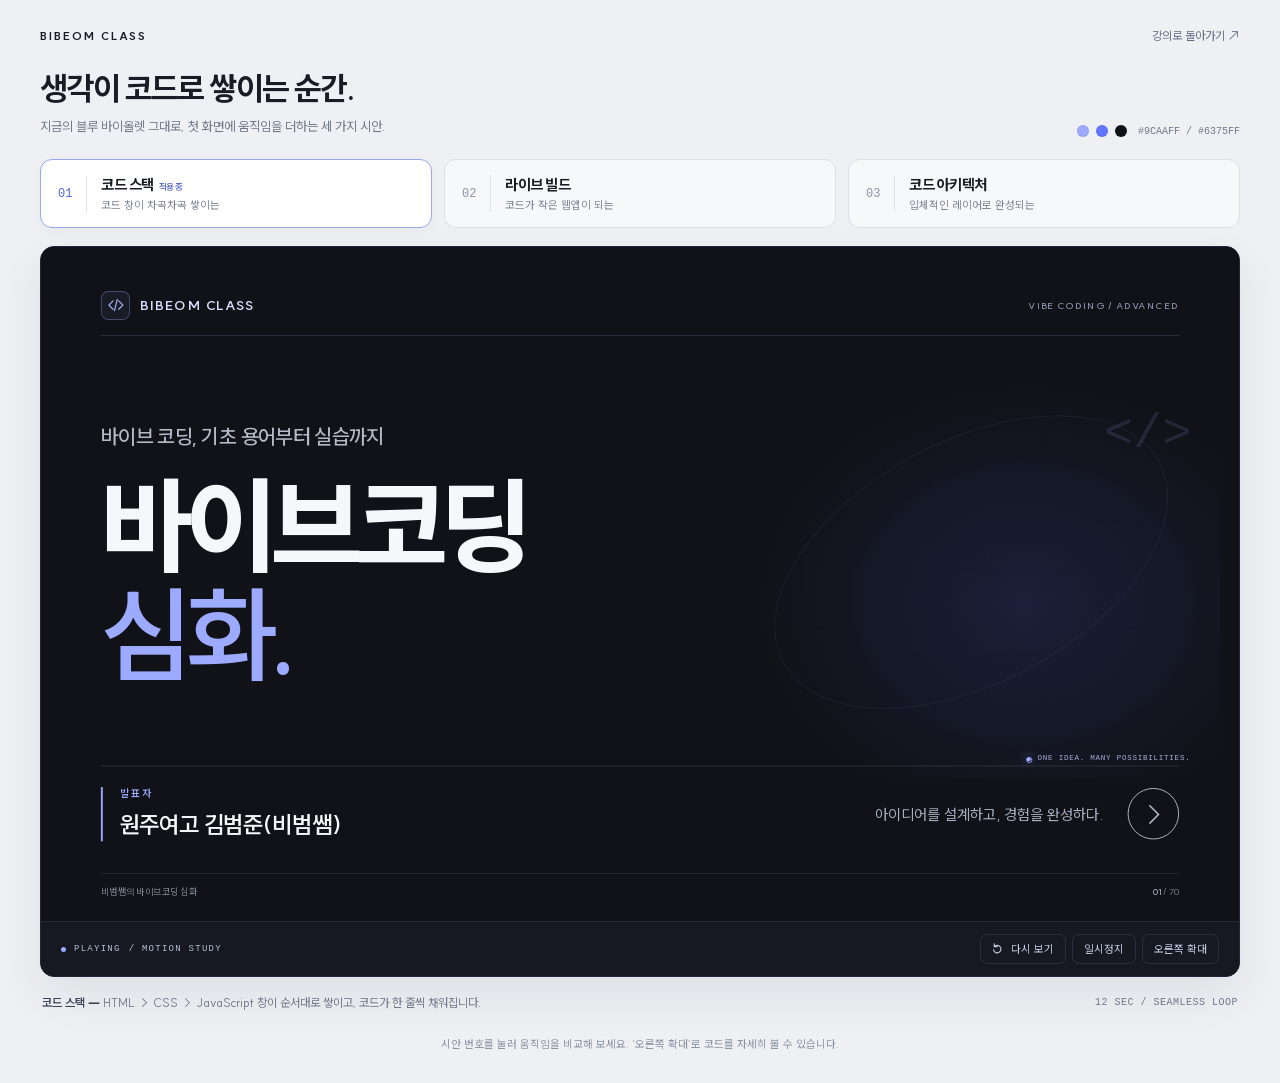
<file: cover-preview.html>
<!DOCTYPE html>
<html lang="ko">
<head>
<meta charset="utf-8"><meta name="viewport" content="width=device-width,initial-scale=1">
<title>움직이는 코드 · 표지 시안 3가지</title>
<link rel="stylesheet" href="assets/presentation/cover-motion.css">
<style>
*{box-sizing:border-box}body{margin:0;background:#eef0f3;color:#191c25;font-family:'Bibeom SUIT',system-ui,'Malgun Gothic',sans-serif;--font-ui:'Bibeom SUIT',system-ui,sans-serif;font-synthesis:none}button,a{-webkit-tap-highlight-color:transparent;font:inherit}button{cursor:pointer}button:focus-visible,a:focus-visible{outline:3px solid #566ce5;outline-offset:4px}a{color:inherit;text-decoration:none}button{color:inherit}.gallery{max-width:1280px;margin:auto;padding:28px 40px 30px}.page-top{display:flex;justify-content:space-between;align-items:center;font-size:11px;gap:20px;margin-bottom:25px}.wordmark{letter-spacing:.18em;font-weight:800}.back-link{font-size:12px;color:#667083}.page-intro{display:flex;justify-content:space-between;align-items:flex-end;gap:24px;margin-bottom:22px}.page-intro h1{font-size:32px;line-height:1.25;letter-spacing:-.05em;margin:0 0 8px;font-weight:750}.page-intro p{font-size:13px;line-height:1.65;color:#707888;margin:0}.palette{display:flex;align-items:center;gap:7px;color:#707888;font:10px Consolas,monospace;white-space:nowrap}.palette i{display:block;width:12px;height:12px;border-radius:50%;background:#9caaff;box-shadow:inset 0 0 0 1px #00000010}.palette i:nth-child(2){background:#6375ff}.palette i:nth-child(3){background:#101217;margin-right:4px}
.concept-tabs{display:grid;grid-template-columns:repeat(3,1fr);gap:12px;margin-bottom:18px}.concept-tab{text-align:left;display:flex;align-items:center;gap:14px;padding:15px 17px;border:1px solid #dcdfe7;border-radius:12px;background:#ffffff78;transition:background .2s,border-color .2s,box-shadow .2s}.concept-tab[aria-selected=true]{background:#fff;border-color:#99a7ed;box-shadow:0 3px 12px #3748790a}.concept-tab:hover{background:#fff}.concept-no{font:12px Consolas,monospace;color:#8b94a9;border-right:1px solid #dfe3ec;padding-right:14px;align-self:stretch;display:flex;align-items:center}.concept-tab[aria-selected=true] .concept-no{color:#5165d5}.concept-name{display:block;font-size:15px;font-weight:750;letter-spacing:-.035em}.concept-sub{display:block;margin-top:4px;font-size:11px;color:#7c8393}.concept-badge{font-size:9px;color:#5869c7;margin-left:5px;font-weight:600}
.preview-shell{border:1px solid #222735;background:#101217;border-radius:14px;overflow:hidden;box-shadow:0 18px 46px #18203d14}.preview-viewport{position:relative;width:100%;aspect-ratio:16/9;overflow:hidden;isolation:isolate}.preview-viewport[data-zoom=true]{aspect-ratio:11/10;max-width:760px;margin:auto}.preview-slide{position:absolute;top:0;left:0;width:1280px;height:720px;padding:45px 64px 25px;background:#101217;color:#f6f7fa;transform-origin:0 0}.cover-layout{height:100%;display:flex;flex-direction:column}.preview-meta{display:flex;justify-content:space-between;color:#b4bac8;font-size:12px;font-weight:600;letter-spacing:.13em}.preview-main{flex:1;position:relative;display:flex;align-items:center}.preview-type{position:relative;z-index:2;pointer-events:none}.preview-kicker{font-size:22px;color:#b4bac8;margin-bottom:24px;font-weight:550;letter-spacing:-.02em}.preview-title{font-size:112px;font-weight:810;line-height:1.04;letter-spacing:-.065em;margin:0;max-width:680px}.preview-title em{font-style:normal;color:#9caaff;font-weight:650}.preview-art{position:absolute;right:-30px;top:0;width:550px;height:500px}.preview-baseline{display:flex;align-items:center;justify-content:space-between;gap:36px;border-top:1px solid #b4bac826;padding:22px 0 12px}.preview-signature{border-left:2px solid #9caaff;padding-left:18px;display:grid;gap:8px}.preview-signature small{font-size:11px;line-height:1.4;letter-spacing:.16em;font-weight:600;color:#9caaff}.preview-presenter{font-size:25px;line-height:1.4;font-weight:650;letter-spacing:-.035em}.preview-outro{display:flex;align-items:center;gap:26px}.preview-tagline{max-width:390px;font-size:16px;line-height:1.65;color:#a9b1c3}.preview-arrow{display:grid;place-items:center;width:55px;height:55px;border-radius:50%;border:1px solid #b4bac8;color:#b4bac8;font-size:28px;font-weight:300}.preview-foot{display:flex;justify-content:space-between;border-top:1px solid #ffffff20;padding-top:12px;margin-top:22px;color:#7e8490;font-size:10px}.preview-foot b{color:#b6bdcd;font-weight:500}.preview-controls{display:flex;justify-content:space-between;align-items:center;gap:16px;padding:12px 20px;border-top:1px solid #ffffff14;background:#161922;color:#b7bfd4}.motion-state{display:flex;align-items:center;gap:8px;font:9px Consolas,monospace;letter-spacing:.14em}.motion-dot{width:5px;height:5px;border-radius:50%;background:#9caaff}.controls-group{display:flex;gap:6px}.controls-group button{border:1px solid #abb6de24;border-radius:7px;background:transparent;padding:7px 11px;font-size:11px;color:#c6cde1;display:flex;align-items:center;gap:7px}.controls-group button:hover,.controls-group button[aria-pressed=true]{background:#a1afff15;border-color:#a3b0ff75}.controls-group svg{width:12px;height:12px;fill:none;stroke:currentColor;stroke-width:1.5;stroke-linecap:round;stroke-linejoin:round}.concept-caption{display:flex;justify-content:space-between;gap:20px;padding:16px 2px;color:#707888;font-size:12px;line-height:1.6}.concept-caption p{margin:0}.concept-caption strong{color:#3a4356;font-weight:650}.motion-length{white-space:nowrap;font:10px Consolas,monospace;align-self:center;letter-spacing:.05em}.gallery-note{margin:6px 0 0;text-align:center;color:#8a91a1;font-size:11px;line-height:1.7}
@media(max-width:760px){.gallery{padding:22px 18px}.page-top{margin-bottom:26px}.page-intro{display:block}.page-intro h1{font-size:27px}.palette{margin-top:15px}.concept-tabs{gap:7px}.concept-tab{padding:12px 9px;gap:8px;flex-direction:column;align-items:flex-start}.concept-no{padding:0;border:0;font-size:10px}.concept-name{font-size:13px}.concept-sub{display:none}.concept-badge{font-size:8px;margin-left:3px}.preview-shell{border-radius:9px}.preview-controls{padding:10px;gap:10px}.controls-group{gap:5px}.controls-group button{font-size:10px;padding:7px}.motion-state{font-size:8px;letter-spacing:.03em}.motion-state .motion-word{display:none}.concept-caption{padding-top:14px}.motion-length{display:none}.gallery-note{font-size:10px}.preview-viewport[data-zoom=true]{max-width:none}}
</style>
</head>
<body>
<main class="gallery">
 <header class="page-top"><a class="wordmark" href="index.html">BIBEOM CLASS</a><a class="back-link" href="index.html">강의로 돌아가기 ↗</a></header>
 <div class="page-intro"><div><h1>생각이 코드로 쌓이는 순간.</h1><p>지금의 블루 바이올렛 그대로, 첫 화면에 움직임을 더하는 세 가지 시안.</p></div><div class="palette" aria-label="기존 포인트 색상 유지"><i></i><i></i><i></i>#9CAAFF / #6375FF</div></div>
 <div class="concept-tabs" role="tablist" aria-label="표지 애니메이션 시안">
  <button type="button" class="concept-tab" role="tab" id="tab-stack" data-concept="stack" aria-selected="true" aria-controls="conceptPanel"><span class="concept-no">01</span><span><span class="concept-name">코드 스택<span class="concept-badge">적용 중</span></span><span class="concept-sub">코드 창이 차곡차곡 쌓이는</span></span></button>
  <button type="button" class="concept-tab" role="tab" id="tab-build" data-concept="build" aria-selected="false" aria-controls="conceptPanel" tabindex="-1"><span class="concept-no">02</span><span><span class="concept-name">라이브 빌드</span><span class="concept-sub">코드가 작은 웹앱이 되는</span></span></button>
  <button type="button" class="concept-tab" role="tab" id="tab-tower" data-concept="tower" aria-selected="false" aria-controls="conceptPanel" tabindex="-1"><span class="concept-no">03</span><span><span class="concept-name">코드 아키텍처</span><span class="concept-sub">입체적인 레이어로 완성되는</span></span></button>
 </div>
 <section id="conceptPanel" role="tabpanel" aria-labelledby="tab-stack">
  <div class="preview-shell">
   <div class="preview-viewport" id="previewViewport" data-zoom="false">
    <div class="preview-slide" id="previewSlide"><div class="cover-layout">
     <div class="preview-meta"><span id="previewBrand"></span><span>VIBE CODING / ADVANCED</span></div>
     <div class="preview-main" style="margin-top:12px"><div class="preview-type"><div class="preview-kicker" id="previewKicker">바이브 코딩, 기초 용어부터 실습까지</div><h2 class="preview-title">바이브코딩<br><em>심화.</em></h2></div><div class="preview-art cover-code-art" id="previewArt" style="height:100%"></div></div>
     <div class="preview-baseline"><div class="preview-signature"><small>발표자</small><span class="preview-presenter" id="previewPresenter">원주여고 김범준(비범쌤)</span></div><div class="preview-outro"><span class="preview-tagline" id="previewTagline">아이디어를 설계하고, 경험을 완성하다.</span><span class="preview-arrow" aria-hidden="true">→</span></div></div>
     <div class="preview-foot"><span>비범쌤의 바이브코딩 심화</span><span><b>01</b> / <span id="slideTotal">73</span></span></div>
    </div></div>
   </div>
   <div class="preview-controls"><span class="motion-state"><i class="motion-dot"></i><span id="motionState">PLAYING</span><span class="motion-word">/ MOTION STUDY</span></span><div class="controls-group"><button type="button" id="restartMotion" aria-label="애니메이션 처음부터 다시 보기"><svg viewBox="0 0 16 16" aria-hidden="true"><path d="M3 5a5 5 0 1 1-1 4M3 1v4h4"/></svg>다시 보기</button><button type="button" id="pauseMotion" aria-pressed="false">일시정지</button><button type="button" id="zoomMotion" aria-pressed="false">오른쪽 확대</button></div></div>
  </div>
  <div class="concept-caption"><p id="conceptDescription" aria-live="polite"></p><span class="motion-length">12 SEC / SEAMLESS LOOP</span></div>
 </section>
 <p class="gallery-note">시안 번호를 눌러 움직임을 비교해 보세요. ‘오른쪽 확대’로 코드를 자세히 볼 수 있습니다.</p>
</main>
<script src="assets/presentation/cover-motion.js"></script>
<script>
document.getElementById('previewBrand').outerHTML=coverBrandMarkup();
const concepts={stack:['코드 스택','HTML → CSS → JavaScript 창이 순서대로 쌓이고, 코드가 한 줄씩 채워집니다.'],build:['라이브 빌드','코드가 입력되면 아래에 작은 수업 웹앱이 만들어집니다. 생각이 결과물이 되는 흐름입니다.'],tower:['코드 아키텍처','구조·스타일·동작이 입체적인 코드 레이어로 쌓입니다. 현재 표지의 조형적인 느낌을 이어갑니다.']};
const media=matchMedia('(prefers-reduced-motion: reduce)');let concept=concepts[new URLSearchParams(location.search).get('concept')]?new URLSearchParams(location.search).get('concept'):'stack',paused=media.matches,zoom=false,userSetMotion=false;
const art=document.getElementById('previewArt'),viewport=document.getElementById('previewViewport'),slide=document.getElementById('previewSlide');
function setMotionState(){art.querySelector('.code-visual').dataset.motion=paused||document.hidden?'paused':'playing';document.getElementById('pauseMotion').textContent=paused?'재생':'일시정지';document.getElementById('pauseMotion').setAttribute('aria-pressed',String(paused));document.getElementById('motionState').textContent=paused?'PAUSED':'PLAYING';}
function mountConcept(){art.innerHTML=coverCodeVisual(concept);if(paused){art.getAnimations({subtree:true}).forEach(animation=>{animation.currentTime=6200;});}setMotionState();}
function selectConcept(next){concept=next;document.querySelectorAll('[data-concept]').forEach(button=>{const active=button.dataset.concept===concept;button.setAttribute('aria-selected',String(active));button.tabIndex=active?0:-1;});document.getElementById('conceptPanel').setAttribute('aria-labelledby','tab-'+concept);const description=document.getElementById('conceptDescription');description.replaceChildren();const title=document.createElement('strong');title.textContent=concepts[concept][0]+' — ';description.append(title,concepts[concept][1]);mountConcept();const url=new URL(location.href);url.searchParams.set('concept',concept);history.replaceState(null,'',url);}
function fitPreview(){const scale=viewport.clientWidth/(zoom?550:1280),x=zoom?696:0,y=zoom?107:0;slide.style.transform='scale('+scale+') translate('+(-x)+'px,'+(-y)+'px)';art.style.setProperty('--cover-code-scale',String(Math.min(art.clientWidth/550,art.clientHeight/500)));}
document.querySelectorAll('[data-concept]').forEach(button=>{button.onclick=()=>selectConcept(button.dataset.concept);button.onkeydown=event=>{const keys=['ArrowLeft','ArrowRight','Home','End'];if(!keys.includes(event.key))return;event.preventDefault();const tabs=[...document.querySelectorAll('[data-concept]')],i=tabs.indexOf(button),next=event.key==='Home'?0:event.key==='End'?2:(i+(event.key==='ArrowRight'?1:-1)+3)%3;tabs[next].click();tabs[next].focus();};});
document.getElementById('pauseMotion').onclick=()=>{paused=!paused;userSetMotion=true;setMotionState();};document.getElementById('restartMotion').onclick=()=>{if(!media.matches){paused=false;userSetMotion=true;}mountConcept();};document.getElementById('zoomMotion').onclick=event=>{zoom=!zoom;viewport.dataset.zoom=String(zoom);event.currentTarget.textContent=zoom?'표지 전체 보기':'오른쪽 확대';event.currentTarget.setAttribute('aria-pressed',String(zoom));fitPreview();};
document.addEventListener('visibilitychange',setMotionState);media.addEventListener('change',event=>{if(!userSetMotion){paused=event.matches;mountConcept();}});new ResizeObserver(fitPreview).observe(viewport);selectConcept(concept);fitPreview();
fetch('index.html').then(response=>{if(!response.ok)throw Error('Cover source unavailable');return response.text();}).then(html=>{const style=document.createElement('style');style.textContent=(html.match(/@font-face\s*\{[^}]*\}/g)||[]).join('\n');document.head.append(style);const source=new DOMParser().parseFromString(html,'text/html'),deck=JSON.parse(source.getElementById('embedded-data').textContent),cover=deck.slides.find(s=>s.type==='cover');if(cover){document.getElementById('previewKicker').textContent=cover.kicker;document.getElementById('previewPresenter').textContent=cover.presenter;document.getElementById('previewTagline').textContent=cover.description;}document.getElementById('slideTotal').textContent=deck.slides.length;return document.fonts.ready;}).then(fitPreview).catch(()=>{});
</script>
</body>
</html>
</file>
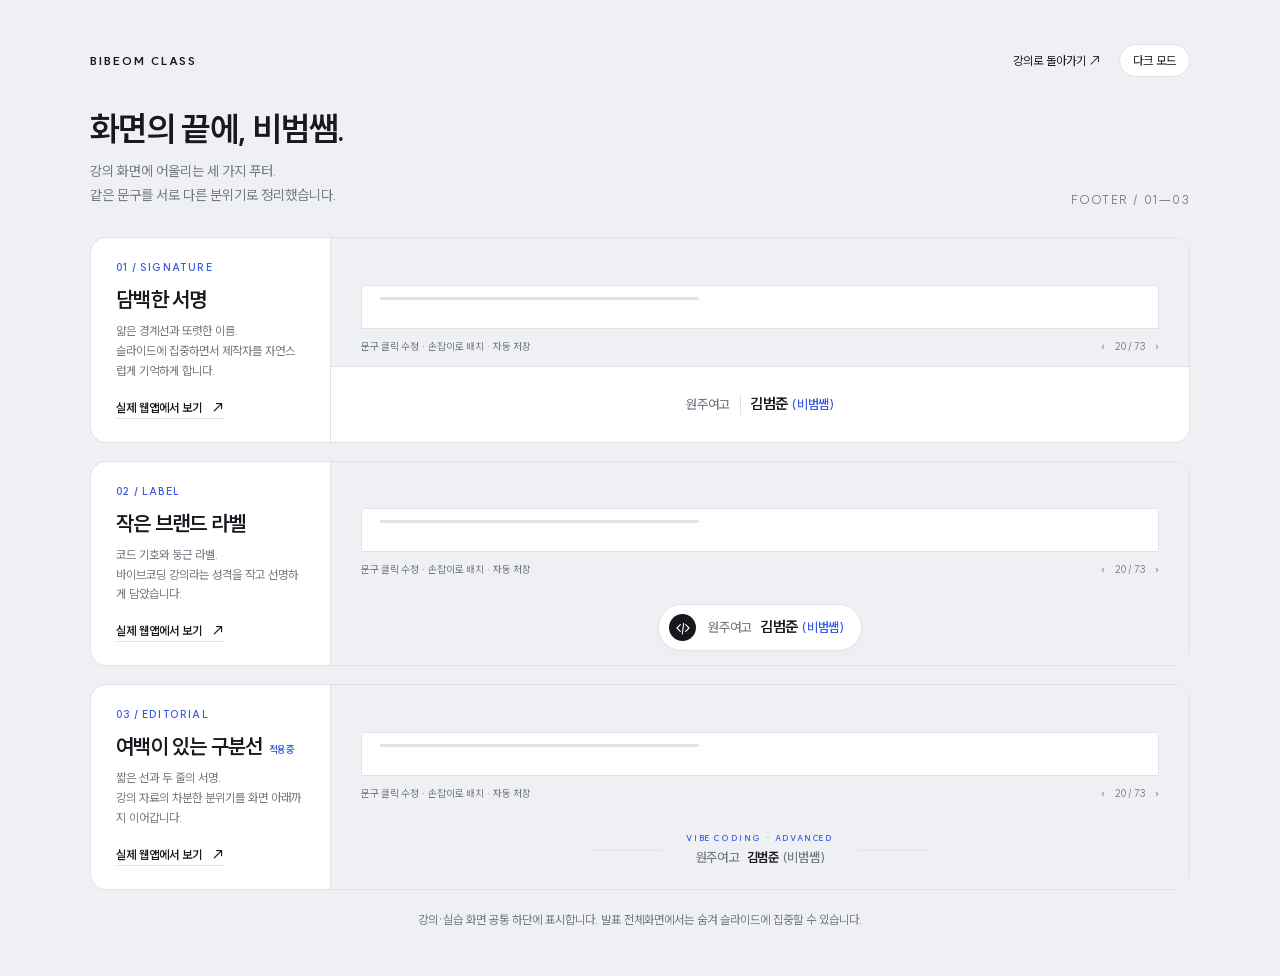
<file: footer-preview.html>
<!DOCTYPE html>
<html lang="ko" data-theme="light">
<head>
<meta charset="utf-8">
<meta name="viewport" content="width=device-width,initial-scale=1">
<title>푸터 시안 3가지 · 비범쌤의 바이브코딩 심화</title>
<link rel="stylesheet" href="assets/presentation/app-footer.css">
<style>
*{box-sizing:border-box}
:root{--font-ui:'Bibeom SUIT',system-ui,'Malgun Gothic',sans-serif;--ink:#17191f;--muted:#737881;--accent-ink:#3456e5;--line:#e0e2e7;--paper:#fff;--canvas:#eef0f3;--hover:#f6f7f9;font-family:var(--font-ui);color:var(--ink);background:var(--canvas);font-synthesis:none}
[data-theme=dark]{--ink:#f1f2f4;--muted:#a4a9b4;--accent-ink:#a7b8ff;--line:#32353d;--paper:#17191e;--canvas:#101115;--hover:#20232b;color-scheme:dark}
body{margin:0}button,a{font:inherit;touch-action:manipulation}button{cursor:pointer}button:focus-visible,a:focus-visible{outline:3px solid var(--accent-ink);outline-offset:4px}a{color:inherit;text-decoration:none}
.gallery{max-width:1180px;margin:auto;padding:44px 40px 46px}
.gallery-top{display:flex;align-items:center;justify-content:space-between;gap:20px;margin-bottom:32px}.wordmark{font-size:11px;font-weight:800;letter-spacing:.18em}.gallery-top nav{display:flex;align-items:center;gap:18px;font-size:12px}.theme-toggle{border:1px solid var(--line);background:var(--paper);color:var(--ink);border-radius:24px;padding:8px 13px}
.gallery-title{display:flex;justify-content:space-between;align-items:flex-end;gap:20px;margin-bottom:30px}.gallery-title h1{font-size:34px;letter-spacing:-.05em;margin:0 0 10px;line-height:1.2}.gallery-title p{font-size:14px;line-height:1.7;color:var(--muted);margin:0}.gallery-count{font-size:12px;letter-spacing:.12em;color:var(--muted);white-space:nowrap}
.concepts{display:grid;gap:18px}.concept{display:grid;grid-template-columns:240px minmax(0,1fr);border:1px solid var(--line);background:var(--paper);border-radius:16px;overflow:hidden}
.concept-info{padding:23px 25px;border-right:1px solid var(--line);display:flex;flex-direction:column;align-items:flex-start}.concept-number{font-size:10px;font-weight:700;letter-spacing:.12em;color:var(--accent-ink);margin-bottom:12px}.concept h2{font-size:21px;margin:0 0 9px;letter-spacing:-.035em}.concept-info p{font-size:12px;line-height:1.65;color:var(--muted);margin:0;max-width:185px}.concept-link{display:inline-flex;align-items:center;gap:10px;font-size:12px;font-weight:650;margin-top:19px;padding-bottom:3px;border-bottom:1px solid var(--line)}.concept-link:hover{color:var(--accent-ink)}.recommend{font-size:10px;color:var(--accent-ink);font-weight:650;margin-left:6px;vertical-align:middle}
.concept-preview{min-width:0;display:flex;flex-direction:column;background:var(--canvas)}.app-context{flex:1;min-height:101px;padding:20px 30px 0;display:flex;flex-direction:column;justify-content:flex-end}.context-slide{height:44px;border:1px solid var(--line);border-radius:4px 4px 0 0;background:var(--paper);padding:11px 18px 0;overflow:hidden}.context-line{display:block;width:42%;height:3px;background:var(--line);border-radius:3px}.context-caption{display:flex;justify-content:space-between;gap:15px;color:var(--muted);font-size:10px;line-height:1.5;padding:10px 0 12px}.context-count{white-space:nowrap}.concept-preview .app-footer{height:76px;min-height:76px;font-size:14px}.concept-preview .footer-author strong{font-size:15px}.concept-preview .footer-school,.concept-preview .footer-nickname{font-size:13px}.concept-preview .footer-label{padding-block:9px}
.gallery-note{font-size:12px;line-height:1.7;color:var(--muted);margin:20px 0 0;text-align:center}
@media(max-width:700px){.gallery{padding:26px 18px}.gallery-top{margin-bottom:30px}.gallery-top nav{gap:12px}.gallery-title h1{font-size:28px}.gallery-count{display:none}.concept{grid-template-columns:minmax(0,1fr)}.concept-info{padding:20px;border-right:0;border-bottom:1px solid var(--line)}.concept-info p{max-width:none}.concept-number{margin-bottom:8px}.concept-link{margin-top:13px}.app-context{padding-inline:20px}.context-caption>span:first-child{font-size:9px}.concept-preview .footer-author strong{font-size:14px}.concept-preview .footer-school,.concept-preview .footer-nickname{font-size:12px}.app-footer[data-design=rule]::before,.app-footer[data-design=rule]::after{width:20px}}
</style>
</head>
<body>
<main class="gallery">
 <header class="gallery-top"><a href="index.html" class="wordmark">BIBEOM CLASS</a><nav aria-label="시안 보기 옵션"><a href="index.html">강의로 돌아가기 ↗</a><button type="button" class="theme-toggle" id="themeToggle" aria-pressed="false">다크 모드</button></nav></header>
 <div class="gallery-title"><div><h1>화면의 끝에, 비범쌤.</h1><p>강의 화면에 어울리는 세 가지 푸터.<br>같은 문구를 서로 다른 분위기로 정리했습니다.</p></div><span class="gallery-count">FOOTER / 01—03</span></div>
 <section class="concepts" aria-label="푸터 디자인 시안">
  <article class="concept"><div class="concept-info"><span class="concept-number">01 / SIGNATURE</span><h2>담백한 서명</h2><p>얇은 경계선과 또렷한 이름.<br>슬라이드에 집중하면서 제작자를 자연스럽게 기억하게 합니다.</p><a class="concept-link" href="index.html?footer=signature" target="_blank" rel="noopener">실제 웹앱에서 보기 <span aria-hidden="true">↗</span></a></div><div class="concept-preview"><div class="app-context"><div class="context-slide" aria-hidden="true"><span class="context-line"></span></div><div class="context-caption"><span>문구 클릭 수정 · 손잡이로 배치 · 자동 저장</span><span class="context-count">‹　20 / 73　›</span></div></div><footer class="app-footer" data-design="signature" aria-label="서명형 푸터"></footer></div></article>
  <article class="concept"><div class="concept-info"><span class="concept-number">02 / LABEL</span><h2>작은 브랜드 라벨</h2><p>코드 기호와 둥근 라벨.<br>바이브코딩 강의라는 성격을 작고 선명하게 담았습니다.</p><a class="concept-link" href="index.html?footer=label" target="_blank" rel="noopener">실제 웹앱에서 보기 <span aria-hidden="true">↗</span></a></div><div class="concept-preview"><div class="app-context"><div class="context-slide" aria-hidden="true"><span class="context-line"></span></div><div class="context-caption"><span>문구 클릭 수정 · 손잡이로 배치 · 자동 저장</span><span class="context-count">‹　20 / 73　›</span></div></div><footer class="app-footer" data-design="label" aria-label="라벨형 푸터"></footer></div></article>
  <article class="concept"><div class="concept-info"><span class="concept-number">03 / EDITORIAL</span><h2>여백이 있는 구분선<span class="recommend">적용 중</span></h2><p>짧은 선과 두 줄의 서명.<br>강의 자료의 차분한 분위기를 화면 아래까지 이어갑니다.</p><a class="concept-link" href="index.html?footer=rule" target="_blank" rel="noopener">실제 웹앱에서 보기 <span aria-hidden="true">↗</span></a></div><div class="concept-preview"><div class="app-context"><div class="context-slide" aria-hidden="true"><span class="context-line"></span></div><div class="context-caption"><span>문구 클릭 수정 · 손잡이로 배치 · 자동 저장</span><span class="context-count">‹　20 / 73　›</span></div></div><footer class="app-footer" data-design="rule" aria-label="구분선형 푸터"></footer></div></article>
 </section>
 <p class="gallery-note">강의·실습 화면 공통 하단에 표시합니다. 발표 전체화면에서는 숨겨 슬라이드에 집중할 수 있습니다.</p>
</main>
<script src="assets/presentation/app-footer.js"></script>
<script>
document.querySelectorAll('.app-footer').forEach(footer=>footer.innerHTML=footerMarkup(footer.dataset.design));
document.getElementById('themeToggle').onclick=event=>{const dark=document.documentElement.dataset.theme!=='dark';document.documentElement.dataset.theme=dark?'dark':'light';event.currentTarget.textContent=dark?'라이트 모드':'다크 모드';event.currentTarget.setAttribute('aria-pressed',String(dark));};
// Reuse the app's embedded typeface without adding an external font dependency.
fetch('index.html').then(response=>{if(!response.ok)throw Error();return response.text();}).then(html=>{const rules=html.match(/@font-face\s*\{[^}]*\}/g)||[];const style=document.createElement('style');style.textContent=rules.join('\n');document.head.append(style);}).catch(()=>{});
</script>
</body>
</html>
</file>
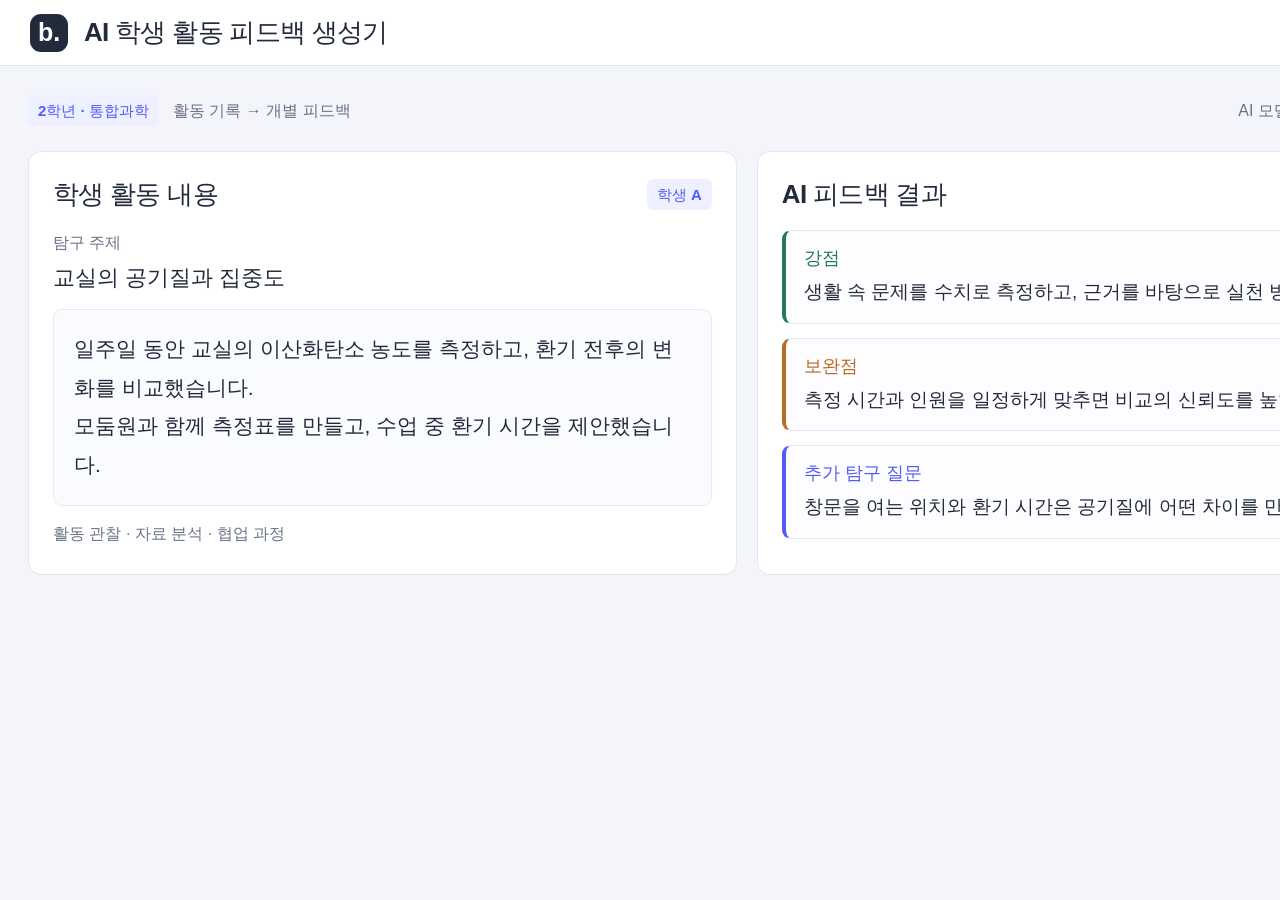
<file: assets/api/screens.html>
<!doctype html><html lang="ko"><head><meta charset="utf-8"><meta name="viewport" content="width=device-width,initial-scale=1"><title>교사용 웹앱 구현 화면 예시</title><link rel="stylesheet" href="screens.css"><link rel="stylesheet" href="screen-details.css"></head><body><header class="app-header"><div class="brand"><span class="brand-mark">b.</span><h1 id="app-title"></h1></div><span class="example-label">구현 화면 예시 · 가상 데이터</span></header><main id="screen"></main><script src="screens.js"></script></body></html>
</file>
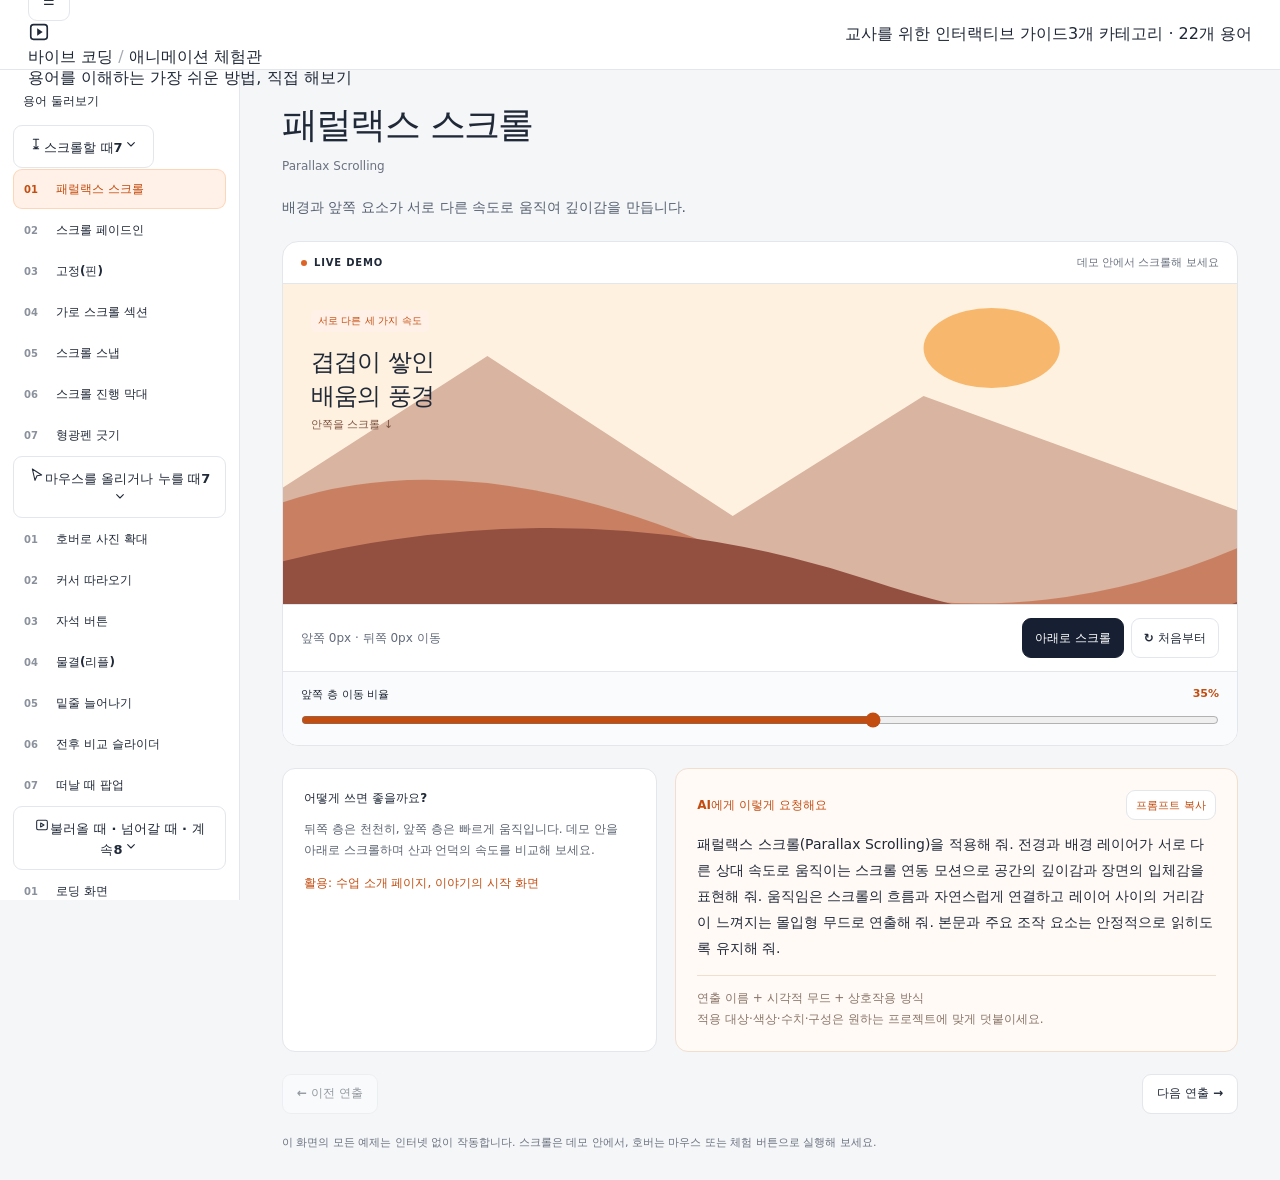
<file: assets/practice/animation.html>
<!DOCTYPE html>
<html lang="ko">
<head>
<meta charset="UTF-8"><meta name="viewport" content="width=device-width,initial-scale=1">
<title>애니메이션·인터랙션 · 22가지 실습</title>
<style>
:root{font-family:ui-sans-serif,system-ui,-apple-system,"Segoe UI","Malgun Gothic",sans-serif;color:#202938;background:#f5f6f8;font-synthesis:none;--orange:#c34d10;--soft:#fff1e7;--line:#e3e6eb;--muted:#6b7280;--navy:#172033;--duration:.6s;--amount:18px}*{box-sizing:border-box}body{margin:0}button,input,select{font:inherit}button{cursor:pointer;color:inherit;border:1px solid var(--line);border-radius:9px;padding:10px 14px;background:white;font-weight:650;font-size:13px;min-height:40px}button:hover{border-color:var(--orange);background:var(--soft)}button:focus-visible,input:focus-visible,a:focus-visible,[tabindex]:focus-visible{outline:3px solid #f97316;outline-offset:3px}button:disabled{opacity:.45;cursor:default}[hidden]{display:none!important}button.primary{background:var(--navy);color:white;border-color:var(--navy)}p{line-height:1.75}button,input{touch-action:manipulation}input[type=range]{accent-color:var(--orange);max-width:100%}h1,h2,h3,p{margin-top:0}.app-header{height:70px;display:flex;justify-content:space-between;align-items:center;gap:16px;padding:0 28px;background:white;border-bottom:1px solid var(--line);position:sticky;top:0;z-index:20}.app-brand{display:flex;align-items:center;gap:11px}.brand-symbol{width:34px;height:34px;border-radius:10px;background:var(--soft);display:grid;place-items:center;color:var(--orange);font-size:21px}.app-brand strong{display:block;font-size:14px}.app-brand small{display:block;font-size:10px;color:var(--muted);margin-top:3px;letter-spacing:.08em}.motion-label{display:flex;gap:7px;align-items:center;color:var(--muted);font-size:12px}.motion-label input{accent-color:var(--orange);width:16px;height:16px}.layout{display:grid;grid-template-columns:240px minmax(0,1fr)}.sidebar{height:calc(100dvh - 70px);position:sticky;top:70px;background:white;border-right:1px solid var(--line);overflow:auto;padding:23px 13px;scrollbar-width:thin}.sidebar-heading{display:flex;justify-content:space-between;align-items:center;padding:0 10px 15px;font-size:12px;font-weight:750}.sidebar-heading span{font-size:10px;color:var(--orange);background:var(--soft);padding:4px 7px;border-radius:5px}.group-title{font-size:10px;color:var(--muted);margin:18px 10px 8px;font-weight:700}.term{width:100%;text-align:left;display:flex;gap:10px;align-items:center;padding:9px 10px;border:1px solid transparent;background:transparent;font-size:12px;line-height:1.5;margin:1px 0;min-height:40px}.term .num{font-size:10px;color:#8a919c;font-variant-numeric:tabular-nums;width:22px;flex-shrink:0}.term[aria-current=true]{background:var(--soft);border-color:#f9731638;color:var(--orange)}.term[aria-current=true] .num{color:var(--orange)}.sidebar-tip{font-size:11px;color:var(--muted);line-height:1.8;padding:18px 10px;border-top:1px solid var(--line);margin:20px 0 0}.main{min-width:0;width:100%;max-width:1260px;margin:0 auto;padding:32px 42px 28px}.eyebrow{color:var(--orange);font-size:11px;letter-spacing:.025em;font-weight:750;margin-bottom:12px}.title-row{display:flex;gap:16px;justify-content:space-between;align-items:flex-start}.title-row h1{font-size:clamp(24px,3vw,36px);letter-spacing:-.05em;margin-bottom:7px;line-height:1.3}.english{font-size:12px;color:var(--muted);margin:0}.index{color:#d9dde3;font-size:46px;font-weight:800;line-height:1;letter-spacing:-.06em}.intro{font-size:14px;margin:18px 0 22px;color:#566171}.demo-card{background:white;border:1px solid var(--line);border-radius:16px;overflow:hidden}.demo-top{padding:13px 18px;border-bottom:1px solid var(--line);display:flex;justify-content:space-between;gap:12px;align-items:center}.live-label{font-size:10px;font-weight:750;letter-spacing:.08em;display:flex;align-items:center;gap:7px}.live-label:before{content:"";width:6px;height:6px;border-radius:50%;background:#dc6426}.demo-top small{font-size:11px;color:var(--muted)}.stage{height:320px;position:relative;overflow:hidden;background:#f8f9fb;isolation:isolate}.stage.center{display:flex;align-items:center;justify-content:center;padding:24px}.stage svg{display:block;max-width:100%;height:auto}.demo-bottom{display:flex;justify-content:space-between;gap:15px;align-items:center;padding:13px 18px;border-top:1px solid var(--line);min-height:65px}.status{font-size:12px;color:#626b7a;line-height:1.6}.actions{display:flex;gap:7px;flex-shrink:0;flex-wrap:wrap}.actions button{font-size:12px;padding:8px 12px}.controls{display:flex;flex-wrap:wrap;gap:14px 30px;background:#fafbfc;padding:15px 18px;border-top:1px solid var(--line)}.control{flex:1;min-width:170px;display:grid;grid-template-columns:1fr auto;gap:8px;font-size:11px;font-weight:650}.control output{color:var(--orange);font-variant-numeric:tabular-nums}.control input{grid-column:1/-1;width:100%;margin:2px 0}.help-grid{display:grid;grid-template-columns:.8fr 1.2fr;gap:18px;margin-top:22px}.help-card{border:1px solid var(--line);background:white;border-radius:13px;padding:21px;min-width:0}.help-card h2{font-size:12px;margin-bottom:12px;display:flex;align-items:center;justify-content:space-between;gap:8px}.help-card p{font-size:12px;color:#5d6573;margin-bottom:0;word-break:keep-all;overflow-wrap:anywhere}.help-card p+p{margin-top:12px}.help-card .use{color:var(--orange)}.prompt{background:#fffaf6;border-color:#f1ded1}.prompt h2{color:var(--orange)}.copy{padding:6px 9px;font-size:11px;min-height:30px;background:white;white-space:nowrap}.prompt-text{font-size:14px;line-height:1.85;white-space:pre-wrap;overflow-wrap:anywhere;user-select:text}.formula{font-size:12px;line-height:1.75;color:#8a7568;margin-top:13px;padding-top:12px;border-top:1px solid #f1ded1}.paging{display:flex;justify-content:space-between;gap:10px;margin-top:22px}.paging button{font-size:12px}.footer-tip{font-size:11px;color:var(--muted);margin:20px 0 0;line-height:1.7}.mobile-nav,.nav-close{display:none}.scrim{display:none}.toast{position:fixed;bottom:20px;left:50%;transform:translateX(-50%);background:var(--navy);color:white;padding:11px 18px;border-radius:9px;font-size:12px;z-index:50;max-width:90vw;text-align:center}.scrollbox{height:100%;overflow:auto;position:relative;overscroll-behavior:contain;scrollbar-width:thin;outline-offset:-4px!important}.scrollbox .content{max-width:650px;margin:auto;padding:28px}.mini-card{background:white;border:1px solid var(--line);border-radius:13px;padding:23px;box-shadow:0 5px 20px #17203305}.mini-card h3{font-size:19px;margin-bottom:10px;letter-spacing:-.03em}.mini-card p{font-size:13px;color:var(--muted);margin:0}.tag{display:inline-block;background:var(--soft);color:var(--orange);padding:4px 7px;border-radius:5px;font-size:10px;font-weight:700;margin-bottom:14px}.demo-title{font-size:24px;font-weight:750;letter-spacing:-.04em;line-height:1.4}.demo-sub{font-size:12px;color:var(--muted);line-height:1.7;margin-top:10px}.scene{width:100%;height:100%;object-fit:cover}.scene svg{width:100%;height:100%;object-fit:cover}.parallax-scene{height:100%;position:sticky;top:0;overflow:hidden;background:#fff1df}.layer{position:absolute;inset:0;will-change:transform}.layer svg{width:100%;height:100%}.parallax-label{position:absolute;top:25px;left:28px;z-index:4;max-width:240px}.parallax-label small{font-size:11px;color:#805443}.parallax-spacer{height:720px;background:linear-gradient(#c65b3f,#813d37);color:white;padding:70px 30px}.parallax-spacer p{max-width:350px;font-size:16px}.fade-card{opacity:0;transform:translateY(var(--amount));transition:opacity var(--duration),transform var(--duration);margin:0 auto 80px;max-width:450px}.fade-card.revealed{opacity:1;transform:none}.reveal-content{padding:65px 24px 200px}.pin-wrap{height:1120px;padding:0 18px}.pinned{position:sticky;top:24px;height:265px;display:flex;align-items:center;justify-content:center;gap:30px;background:#fff4e9;border:1px solid #efdbc8;border-radius:14px;padding:28px}.pin-number{font-size:96px;font-weight:800;line-height:1;color:#de783e}.pin-copy{max-width:300px}.horizontal-sticky{position:sticky;top:0;height:320px;overflow:hidden;display:flex;align-items:center}.horizontal-track{display:flex;width:100%;will-change:transform}.horizontal-card{flex:0 0 100%;height:260px;padding:25px 36px;display:flex;flex-direction:column;justify-content:center;color:white}.horizontal-card:nth-child(1){background:#b65a38}.horizontal-card:nth-child(2){background:#2e6862}.horizontal-card:nth-child(3){background:#465a90}.horizontal-card small{font-size:11px;opacity:.75;margin-bottom:15px}.horizontal-card p{margin:10px 0 0;font-size:13px}.snap-box{scroll-snap-type:y mandatory}.snap-panel{height:100%;min-height:320px;scroll-snap-align:start;scroll-snap-stop:always;display:flex;flex-direction:column;align-items:center;justify-content:center;gap:12px;background:#fff1e7}.snap-panel:nth-child(2){background:#e4f0e9}.snap-panel:nth-child(3){background:#e9ebf9}.snap-panel strong{font-size:34px}.snap-panel small{color:#667085;font-size:12px}.reading-bar{position:sticky;top:0;height:6px;background:#e9e6e1;z-index:3}.reading-bar span{display:block;height:100%;width:0;background:#d85e27}.reading-body{max-width:560px;margin:auto;padding:32px}.reading-body p{font-size:14px;line-height:2.1;margin-bottom:35px}.highlight-target{font-size:25px;font-weight:750;line-height:1.9}.highlight-target mark{background:linear-gradient(#ffd77b,#ffd77b) no-repeat 0 85% / 0% 46%;color:inherit;transition:background-size var(--duration);box-decoration-break:clone;-webkit-box-decoration-break:clone}.highlight-target.marked mark{background-size:100% 46%}.art-thumb{width:100%;height:120px;margin-bottom:18px;overflow:hidden;border-radius:8px}.art-thumb svg{width:100%;height:100%}.zoom-frame{width:430px;max-width:100%;height:245px;overflow:hidden;position:relative;border-radius:14px;box-shadow:0 5px 20px #17203315}.zoom-frame .scene{transition:transform var(--duration)}.zoom-frame.is-on .scene{transform:scale(var(--zoom,1.18))}.image-caption{position:absolute;left:18px;bottom:17px;background:#fffdf4eb;color:#593d31;border-radius:7px;padding:9px 13px;font-size:11px;z-index:1}.pointer-zone{width:100%;height:100%;position:relative;touch-action:none;overflow:hidden;display:grid;place-items:center;text-align:center;padding:25px;background:radial-gradient(ellipse at 20% 15%,#fce9d7,transparent 70%)}.follower{position:absolute;left:0;top:0;pointer-events:none;width:56px;height:56px;border-radius:50%;border:1.5px solid #d65b23;background:#f9731626;transform:translate(30px,30px);transition:transform var(--duration) ease-out;z-index:2}.pointer-text{pointer-events:none}.magnet{background:var(--navy);color:white;border:0;padding:20px 28px;border-radius:999px;transition:transform var(--duration) ease-out;z-index:2}.magnet:hover{background:#243149;color:white}.ripple-button{position:relative;overflow:hidden;background:var(--navy);color:white;padding:22px 48px;border-radius:13px;border:0;font-size:16px}.ripple-button:hover{background:#273650;color:white}.ripple-dot{position:absolute;pointer-events:none;border-radius:50%;background:#ffbe85aa;transform:scale(0);animation:ripple var(--duration) ease-out forwards}@keyframes ripple{to{transform:scale(1);opacity:0}}.underline-nav{display:flex;gap:28px;flex-wrap:wrap;justify-content:center}.underline-link{position:relative;padding:12px 2px;border:0;border-radius:0;background:transparent;font-size:16px}.underline-link:hover{background:transparent}.underline-link:after{content:"";position:absolute;bottom:3px;left:0;width:100%;height:3px;border-radius:2px;background:#db6327;transform:scaleX(0);transform-origin:left;transition:transform var(--duration)}.underline-link.is-on:after,.underline-link:focus-visible:after{transform:scaleX(1)}.compare-wrap{width:min(470px,100%)}.compare{height:220px;position:relative;overflow:hidden;border-radius:12px;touch-action:none;cursor:ew-resize}.compare .scene{position:absolute;inset:0}.compare .after{clip-path:inset(0 50% 0 0)}.compare-label{position:absolute;top:14px;background:#ffffffd9;padding:5px 8px;border-radius:5px;font-size:10px;pointer-events:none}.compare-label.left{left:14px}.compare-label.right{right:14px}.compare-line{position:absolute;left:50%;top:0;bottom:0;width:3px;background:white;pointer-events:none}.compare-handle{position:absolute;top:50%;left:50%;transform:translate(-50%,-50%);width:33px;height:33px;border-radius:50%;background:white;color:#75503e;display:grid;place-items:center;font-size:16px;box-shadow:0 2px 10px #0002}.compare-range{width:100%;margin:17px 0 0}.exit-zone{height:100%;width:100%;display:grid;place-items:center;padding:25px;background:linear-gradient(120deg,#f2eee6,#f8f4ee);position:relative;text-align:center}.exit-boundary{position:absolute;top:0;left:0;right:0;text-align:center;border-top:3px dashed #d9976f;font-size:10px;color:#987254;padding-top:7px}.local-popup{position:absolute;inset:0;background:#17203380;z-index:5;display:grid;place-items:center;padding:20px}.popup-card{background:white;max-width:330px;border-radius:16px;padding:25px;box-shadow:0 20px 60px #0003}.popup-card h3{font-size:20px;margin-bottom:8px}.popup-card p{font-size:12px;color:var(--muted);margin:0 0 18px}.preloader{position:absolute;inset:0;background:#172033;display:flex;align-items:center;justify-content:center;flex-direction:column;gap:18px;color:white;z-index:3}.spinner{width:42px;height:42px;border:3px solid #ffffff26;border-top-color:#ff9b5d;border-radius:50%;animation:spin 1s linear infinite}@keyframes spin{to{transform:rotate(360deg)}}.load-progress{width:180px;height:3px;border-radius:3px;background:#ffffff26;overflow:hidden}.load-progress span{display:block;height:100%;width:0;background:#ff9b5d;transition:width .08s}.loading-caption{font-size:12px}.lazy-list{max-width:460px;margin:auto;padding:24px}.lazy-card{margin-bottom:28px;background:white;border:1px solid var(--line);border-radius:12px;overflow:hidden}.lazy-photo{height:180px;background:repeating-linear-gradient(110deg,#e9ecf0 0,#e9ecf0 35px,#f0f2f5 35px,#f0f2f5 70px);position:relative;display:grid;place-items:center;font-size:11px;color:var(--muted)}.lazy-photo img{width:100%;height:100%;object-fit:cover;position:absolute;inset:0}.lazy-photo img:not([src]){display:none}.lazy-card p{font-size:11px;padding:12px 16px;margin:0}.type-area{width:100%;max-width:530px}.type-line{font-size:clamp(22px,4vw,35px);line-height:1.6;font-weight:750;color:#bb4f20;min-height:114px;overflow-wrap:anywhere}.type-cursor{display:inline-block;width:2px;height:1em;background:currentColor;vertical-align:-.1em;animation:blink 1s steps(1) infinite;margin-left:3px}@keyframes blink{50%{opacity:0}}.type-area small{font-size:11px;color:var(--muted)}.transition-page{height:100%;width:100%;display:flex;align-items:center;justify-content:center;flex-direction:column;gap:10px;padding:25px;background:#e9efe9;text-align:center}.transition-page.alt{background:#f9e5d9}.transition-page small{font-size:11px;color:#6c766d}.curtain{position:absolute;inset:0;background:#172033;z-index:3;transform:translateX(-101%);display:grid;place-items:center;color:#ff9b5d;font-size:32px}.curtain.running{animation:curtain var(--duration) ease-in-out forwards}@keyframes curtain{0%{transform:translateX(-101%)}45%,55%{transform:translateX(0)}100%{transform:translateX(101%)}}.smooth-nav{position:sticky;top:0;padding:10px 14px;display:flex;gap:7px;background:#ffffffed;border-bottom:1px solid var(--line);z-index:2}.smooth-nav button{font-size:11px;padding:6px 11px;min-height:32px}.smooth-section{height:290px;padding:38px 28px;scroll-margin-top:60px}.smooth-section:nth-of-type(2){background:#e6eee9}.smooth-section:nth-of-type(3){background:#f9eadd}.marquee-wrap{width:100%;overflow:hidden;transform:rotate(-3deg);background:var(--navy);padding:22px 0;border-block:4px solid #ef9e64}.marquee-track{display:flex;width:max-content;animation:marquee var(--duration) linear infinite}.marquee-copy{display:flex;align-items:center;gap:30px;white-space:nowrap;padding-right:30px;color:white;font-size:clamp(23px,3vw,36px);font-weight:750;letter-spacing:-.04em}.marquee-copy span{color:#ffab72}.marquee-copy i{font-style:normal;color:#ee9b63}@keyframes marquee{to{transform:translateX(-50%)}}.gradient-art{width:100%;height:100%;display:flex;justify-content:center;align-items:center;flex-direction:column;padding:30px;text-align:center;background:linear-gradient(120deg,#fbc79f,#f1adc3,#c9bcf0,#a7d5d3,#fbc79f);background-size:300% 300%;animation:gradient var(--duration) ease infinite}.gradient-art .demo-title{font-size:32px;color:#3b304c}.gradient-art p{font-size:12px;color:#554260;margin-top:15px}@keyframes gradient{0%,100%{background-position:0% 50%}50%{background-position:100% 50%}}.float-scene{width:100%;height:100%;display:grid;place-items:center;background:radial-gradient(ellipse at center,#fff0dd,transparent 65%);position:relative;overflow:hidden}.floating-object{animation:float var(--duration) ease-in-out infinite;display:grid;place-items:center;width:112px;height:112px;border-radius:28px;background:linear-gradient(145deg,#ffb270,#eb753e);color:white;font-size:52px;box-shadow:0 20px 40px #de7a3a30;transform:rotate(-8deg);z-index:1}.float-bubble{position:absolute;width:28px;height:28px;border-radius:50%;background:#d4dfce;left:25%;top:30%;animation:float var(--duration) ease-in-out infinite;animation-delay:-1s}.float-bubble.second{width:17px;height:17px;left:auto;right:27%;top:65%;background:#d8cee8;animation-delay:-2s}.float-shadow{position:absolute;top:76%;width:100px;height:10px;background:#8e593b20;border-radius:50%;filter:blur(4px)}@keyframes float{0%,100%{translate:0 0}50%{translate:0 calc(-1 * var(--amount))}}.paused .stage *,.inactive .stage *{animation-play-state:paused!important}.reduce .stage *{animation:none!important;transition:none!important;scroll-behavior:auto!important}.reduce .fade-card{opacity:1;transform:none}.reduce .highlight-target mark{background-size:100% 46%}.reduce .layer{transform:none!important}.reduce .floating-object{translate:0 0!important}.reduce .type-cursor{display:none}
@media(hover:hover){.zoom-frame:hover .scene{transform:scale(var(--zoom,1.18))}.underline-link:hover:after{transform:scaleX(1)}}
@media(min-width:1500px){.main{padding-top:42px}.stage{height:360px}.horizontal-sticky{height:360px}.snap-panel{min-height:360px}.help-grid{margin-top:25px}}
@media(max-width:1100px){.layout{grid-template-columns:215px minmax(0,1fr)}.main{padding:27px 25px}.help-grid{grid-template-columns:1fr}.help-card{padding:18px}.app-header{padding:0 22px}.demo-bottom{align-items:flex-start;flex-direction:column;gap:10px}.actions{width:100%}.sidebar{padding-inline:10px}.term{font-size:11px}}
@media(max-width:700px){.app-header{height:61px;padding:0 15px;gap:10px}.app-brand strong{font-size:12px}.app-brand small{font-size:9px}.brand-symbol{display:none}.motion-label{font-size:10px;gap:4px}.motion-label input{width:14px;height:14px}.layout{display:block}.main{padding:20px 16px}.sidebar{position:fixed;left:0;top:61px;bottom:0;width:min(290px,86vw);height:auto;z-index:35;transform:translateX(-102%);transition:transform .2s}.nav-open .sidebar{transform:none}.scrim{position:fixed;inset:61px 0 0;background:#17203380;z-index:30;border:0;border-radius:0}.nav-open .scrim{display:block}.mobile-nav{display:inline-flex;align-items:center;gap:7px;padding:6px 9px;min-height:32px;font-size:11px;margin-bottom:18px}.nav-close{display:block;font-size:17px;padding:2px 8px;min-height:30px}.index{font-size:37px}.title-row{gap:8px}.intro{font-size:12px;margin:14px 0 18px}.eyebrow{font-size:10px;margin-bottom:10px}.stage{height:300px}.horizontal-sticky{height:300px}.snap-panel{min-height:300px}.demo-top{padding:12px}.demo-top small{font-size:10px}.demo-bottom{padding:12px}.controls{padding:14px 12px;gap:18px}.control{min-width:150px}.help-grid{margin-top:16px;gap:12px}.help-card p{word-break:keep-all}.help-card{padding:17px}.paging button{font-size:11px;padding:9px 10px}.term{font-size:12px}.pin-number{font-size:67px}.pinned{gap:18px;padding:20px;height:250px;top:20px}.demo-title{font-size:22px}.pin-wrap{padding:0 12px}.pointer-zone{padding:22px}.compare{height:190px}.underline-nav{gap:17px}.underline-link{font-size:14px}.stage.center{padding:20px}.app-brand small{letter-spacing:.03em}.formula{line-height:1.7}.horizontal-card{padding:25px}.marquee-copy{font-size:28px}.title-row h1{font-size:26px}.type-line{min-height:110px;font-size:25px}.scrollbox .content{padding:22px 18px}}
</style>
</head>
<body>
<header class="app-header"><div class="brand"><button class="mobile-menu" id="open-nav" aria-label="용어 메뉴 열기" aria-expanded="false" aria-controls="term-list">☰<span id="mobile-count" hidden></span></button><div class="brand-logo" aria-hidden="true"><svg width="22" height="22" viewBox="0 0 24 24" fill="none" stroke="currentColor" stroke-width="1.8"><rect x="3" y="4" width="18" height="16" rx="3"/><path d="m10 8 6 4-6 4Z" fill="currentColor" stroke="none"/></svg></div><div><div class="brand-name">바이브 코딩 <span style="font-weight:400;color:#a5aab2">/</span> 애니메이션 체험관</div><div class="brand-sub">용어를 이해하는 가장 쉬운 방법, 직접 해보기</div></div></div><div class="header-right"><span>교사를 위한 인터랙티브 가이드</span><span class="count-badge">3개 카테고리 · 22개 용어</span></div></header>
<div class="layout"><button class="scrim" aria-label="목록 닫기" hidden></button><aside class="sidebar" aria-label="22가지 애니메이션·인터랙션"><div class="sidebar-top sidebar-heading"><strong>용어 둘러보기</strong><button class="nav-close" aria-label="용어 메뉴 닫기">×</button></div><nav id="term-list" aria-label="애니메이션 용어"></nav><p class="sidebar-tip"><strong>시각적 무드 · 움직임의 원리 · 상호작용</strong>을 말로 설명해 보세요.<br>세부 설정은 원하는 프로젝트에 맞춰 정하면 됩니다.</p></aside>
<main class="main"><div class="eyebrow" id="category" hidden></div><div class="page-heading"><div class="title-row"><div><h1 id="title"></h1><p class="english" id="english"></p></div><span id="index" hidden></span></div></div><p class="intro" id="intro"></p>
<section class="demo-card" aria-label="직접 체험하기"><div class="demo-top"><span class="live-label">LIVE DEMO</span><small id="gesture"></small></div><div class="stage" id="stage"></div><div class="demo-bottom"><span class="status" id="status" role="status"></span><div class="actions"><button class="primary" id="try-action">체험하기</button><button id="pause" aria-pressed="false" hidden>일시정지</button><button id="replay">↻ 처음부터</button></div></div><div class="controls" id="controls"></div></section>
<div class="help-grid"><section class="help-card"><h2>어떻게 쓰면 좋을까요?</h2><p id="explain"></p><p class="use" id="use"></p></section><section class="help-card prompt"><h2>AI에게 이렇게 요청해요 <button class="copy" id="copy-prompt">프롬프트 복사</button></h2><div class="prompt-text" id="prompt-text" tabindex="0"></div><div class="formula">연출 이름 + 시각적 무드 + 상호작용 방식<br>적용 대상·색상·수치·구성은 원하는 프로젝트에 맞게 덧붙이세요.</div></section></div>
<nav class="paging" aria-label="이전 다음 연출"><button id="prev">← 이전 연출</button><button id="next">다음 연출 →</button></nav><p class="footer-tip">이 화면의 모든 예제는 인터넷 없이 작동합니다. 스크롤은 데모 안에서, 호버는 마우스 또는 체험 버튼으로 실행해 보세요.</p>
</main></div><div class="toast" role="status" id="toast" hidden></div>
<script>
'use strict';
const GROUPS=['스크롤할 때','마우스를 올리거나 누를 때','불러올 때 · 넘어갈 때 · 계속'];
// 각 항목: ID, 한글 이름, 영문 이름, 요약, 작동 원리, 활용 예, 프롬프트, 시간 기본값, 강도 설정, 분류 번호.
const TERMS=[
 [
  "parallax",
  "패럴랙스 스크롤",
  "Parallax Scrolling",
  "배경과 앞쪽 요소가 서로 다른 속도로 움직여 깊이감을 만듭니다.",
  "뒤쪽 층은 천천히, 앞쪽 층은 빠르게 움직입니다. 데모 안을 아래로 스크롤하며 산과 언덕의 속도를 비교해 보세요.",
  "활용: 수업 소개 페이지, 이야기의 시작 화면",
  "패럴랙스 스크롤(Parallax Scrolling)을 적용해 줘. 전경과 배경 레이어가 서로 다른 상대 속도로 움직이는 스크롤 연동 모션으로 공간의 깊이감과 장면의 입체감을 표현해 줘. 움직임은 스크롤의 흐름과 자연스럽게 연결하고 레이어 사이의 거리감이 느껴지는 몰입형 무드로 연출해 줘. 본문과 주요 조작 요소는 안정적으로 읽히도록 유지해 줘.",
  null,
  [
   "앞쪽 층 이동 비율",
   10,
   50,
   5,
   35,
   "%"
  ],
  0
 ],
 [
  "fade",
  "스크롤 페이드인",
  "Fade-in on Scroll",
  "화면에 들어온 카드가 서서히 나타납니다.",
  "카드가 보이는 영역에 들어오면 투명도를 높이면서 아래에서 위로 움직입니다. 한 번 나타난 내용은 계속 읽을 수 있습니다.",
  "활용: 학습 단계, 활동 소개 카드",
  "스크롤 페이드인(Fade-in on Scroll)을 적용해 줘. 콘텐츠가 뷰포트에 들어올 때 투명도와 위치가 함께 변하는 리빌(Reveal) 모션으로 자연스럽게 등장하도록 해 줘. 부드럽게 감속하는 이즈아웃(Ease-out)과 정보 위계에 따른 등장 흐름을 사용해 시선이 내용으로 이어지게 해 줘. 이미 나타난 콘텐츠는 편하게 읽을 수 있도록 유지하고 전체적으로 차분하고 정제된 무드를 만들어 줘.",
  0.6,
  [
   "올라오는 거리",
   8,
   48,
   2,
   18,
   "px"
  ],
  0
 ],
 [
  "pin",
  "고정(핀)",
  "Pinning",
  "한 장면을 잠시 고정하고, 스크롤에 따라 내용만 바꿉니다.",
  "왼쪽 단계 번호와 오른쪽 설명이 바뀌는 동안 카드 위치는 유지됩니다. 고정 구간을 지나면 다음 콘텐츠로 이어질 수 있습니다.",
  "활용: 탐구 과정, 실험의 세 단계 소개",
  "고정 연출(Pinning)을 활용한 스크롤 스토리텔링을 적용해 줘. 핵심 장면을 화면에 머무르게 하고 스크롤 진행에 따라 그 안의 정보와 시각 요소가 이어지도록 구성해 줘. 장면 사이의 전환은 내용의 위계와 서사를 따라 자연스럽게 연결하고 진행 상태가 직관적으로 느껴지게 해 줘. 고정 구간이 끝나면 일반적인 문서 흐름으로 부드럽게 복귀하는 집중감 있는 연출로 만들어 줘.",
  null,
  null,
  0
 ],
 [
  "horizontal",
  "가로 스크롤 섹션",
  "Horizontal Scroll Section",
  "세로로 내리면 카드들이 옆으로 이동합니다.",
  "세로 스크롤 진행률을 가로 이동 거리에 연결합니다. 카드의 순서와 흐름을 한 장면 안에서 보여 줍니다.",
  "활용: 학기 활동 타임라인, 프로젝트 단계",
  "가로 스크롤 섹션(Horizontal Scroll Section)을 적용해 줘. 세로 스크롤의 진행을 가로 방향의 콘텐츠 이동으로 연결해 장면을 연속적으로 탐색하는 경험을 만들어 줘. 이동 방향과 이어지는 콘텐츠가 자연스럽게 예상되도록 시각적 단서를 제공하고, 진입과 이탈은 주변 문서 흐름과 매끄럽게 연결해 줘. 넓게 펼쳐진 내용을 차례로 발견하는 에디토리얼 무드를 표현해 줘.",
  null,
  null,
  0
 ],
 [
  "snap",
  "스크롤 스냅",
  "Scroll Snap",
  "스크롤이 끝나면 한 화면씩 정확히 맞춰 멈춥니다.",
  "브라우저의 스크롤 스냅이 다음 섹션의 시작점에 맞춰 줍니다. 손가락으로 조금씩 밀거나 다음 카드 버튼을 눌러 보세요.",
  "활용: 한 장씩 읽는 학습 카드, 짧은 작품 소개",
  "스크롤 스냅(Scroll Snap)을 적용해 줘. 스크롤이 의미 있는 콘텐츠 경계에 자연스럽게 정렬되어 장면마다 안정적인 구도를 이루게 해 줘. 사용자의 관성과 탐색 의도를 존중하면서 정착 지점이 명확하게 느껴지는 리듬감 있는 전환을 구성해 줘. 콘텐츠가 화면보다 길어도 끝까지 읽을 수 있도록 하고, 탐색을 가두지 않는 정돈된 흐름으로 연출해 줘.",
  null,
  null,
  0
 ],
 [
  "progress",
  "스크롤 진행 막대",
  "Scroll Progress Bar",
  "읽은 만큼 상단의 선이 채워집니다.",
  "현재 스크롤 위치를 전체 읽을 수 있는 거리로 나누어 진행률을 계산합니다. 마지막 문단에 도착하면 100%가 됩니다.",
  "활용: 긴 안내문, 온라인 읽기 자료",
  "스크롤 진행 막대(Scroll Progress Bar)를 적용해 줘. 문서의 읽기 진행도를 스크롤 위치에 비례하는 시각적 피드백으로 표현해 줘. 채워지는 변화는 연속적으로 연결하고, 현재 위치를 가볍게 인지할 수 있는 절제된 강조색과 명확한 대비를 사용해 줘. 콘텐츠보다 낮은 시각적 위계를 유지하면서 긴 내용을 따라가는 방향감과 성취감을 전달해 줘.",
  null,
  null,
  0
 ],
 [
  "highlight",
  "형광펜 긋기",
  "Highlight Animation",
  "중요한 문장 뒤로 형광펜이 그어집니다.",
  "처음에는 밑칠이 없는 문장입니다. ‘형광펜 긋기’를 누르거나 데모 안을 스크롤하면 배경색만 왼쪽에서 오른쪽으로 채워집니다. ‘처음부터’로 다시 비교할 수 있습니다.",
  "활용: 핵심 개념, 학습 목표, 중요한 안내",
  "형광펜 긋기(Highlight Animation) 연출을 적용해 줘. 핵심 문구의 뒤로 강조 면이 읽는 방향을 따라 드러나는 마스크 리빌(Mask Reveal)로 시선을 자연스럽게 유도해 줘. 텍스트 자체는 고정하고 배경의 강조만 움직여 문장의 가독성과 배치를 유지해 줘. 종이에 밑칠하듯 부드럽고 절제된 제스처로 중요한 메시지가 또렷하게 기억되는 무드를 만들어 줘.",
  0.8,
  null,
  0
 ],
 [
  "zoom",
  "호버로 사진 확대",
  "Image Zoom on Hover",
  "틀은 그대로 두고 안쪽 이미지만 확대합니다.",
  "바깥 틀의 크기를 고정하고 넘치는 이미지를 잘라냅니다. 제목이나 다른 카드가 밀리지 않아 안정적으로 보입니다.",
  "활용: 활동 사진 갤러리, 작품 카드",
  "호버 이미지 확대(Image Zoom on Hover)를 적용해 줘. 이미지의 프레임과 주변 레이아웃은 유지하고 내부 이미지가 부드럽게 확대되는 클리핑 기반 인터랙션으로 구성해 줘. 주요 피사체의 초점을 살리고 캡션과 조작 요소는 안정적으로 읽히게 해 줘. 진입과 복귀의 흐름을 매끄럽게 연결해 이미지에 조용히 시선이 모이는 세련된 갤러리 무드를 만들어 줘.",
  0.5,
  [
   "확대된 크기",
   105,
   140,
   5,
   115,
   "%"
  ],
  1
 ],
 [
  "follower",
  "커서 따라오기",
  "Cursor Follower",
  "작은 원이 포인터를 부드럽게 따라옵니다.",
  "원에 약간의 지연을 주어 움직임을 부드럽게 만듭니다. 체험 영역 안에서만 동작하며 클릭을 가로막지 않습니다.",
  "활용: 작품 감상 화면의 가벼운 장식",
  "커서 따라오기(Cursor Follower) 연출을 적용해 줘. 장식 요소가 포인터의 위치를 부드럽게 보간하며 따라오도록 해 유연한 추종감과 잔상을 표현해 줘. 인터랙션 대상에 접근하면 맥락에 맞는 시각적 반응을 제공하되 기본 커서의 역할과 클릭 영역을 방해하지 않게 해 줘. 콘텐츠보다 낮은 위계로 존재감을 조율해 섬세하고 실험적인 무드를 만들어 줘.",
  0.2,
  null,
  1
 ],
 [
  "magnetic",
  "자석 버튼",
  "Magnetic Button",
  "버튼이 가까이 온 포인터 쪽으로 끌려옵니다.",
  "포인터와 버튼 중심 사이의 거리를 계산해 조금 움직입니다. 데모에서는 이동량을 제한해 클릭하기 어렵지 않게 했습니다.",
  "활용: 체험 시작 버튼, 특별한 참여 버튼",
  "자석 버튼(Magnetic Button) 효과를 적용해 줘. 포인터와 요소 사이의 거리에 반응해 표면이 자연스럽게 끌리는 듯한 거리 기반 인터랙션을 만들어 줘. 접근할 때는 부드러운 인력을, 벗어날 때는 탄성 있는 복귀 모션을 표현해 촉각적이고 반응성 높은 인상을 줘. 이동은 조작 안정성을 해치지 않도록 절제하고 클릭 가능한 영역과 포커스 상태를 명확하게 유지해 줘.",
  0.2,
  [
   "최대 이동 거리",
   8,
   40,
   2,
   24,
   "px"
  ],
  1
 ],
 [
  "ripple",
  "물결(리플)",
  "Ripple Effect",
  "누른 자리에서 동그란 물결이 퍼집니다.",
  "클릭 위치를 시작점으로 원을 키우며 투명하게 만듭니다. 버튼의 여러 위치를 눌러 물결의 중심이 바뀌는지 확인해 보세요.",
  "활용: 제출 버튼, 선택 버튼의 즉각적인 반응",
  "물결 효과(Ripple Effect)를 적용해 줘. 사용자가 누른 지점을 중심으로 파동이 방사형으로 확산되고 투명해지는 입력 피드백을 만들어 줘. 물결은 해당 컴포넌트의 형태 안에서 자연스럽게 퍼지도록 클리핑하고, 표면의 색과 어울리는 은은한 대비를 사용해 줘. 반복 입력에도 흐름이 매끄럽게 이어져 직접 만지는 듯한 즉각적이고 정돈된 조작감을 전달해 줘.",
  0.7,
  null,
  1
 ],
 [
  "underline",
  "밑줄 늘어나기",
  "Underline Animation",
  "메뉴 아래의 선이 왼쪽에서부터 길어집니다.",
  "밑줄의 가로 크기를 0에서 100%로 바꿉니다. 위치를 이동시키지 않고 현재 가리키는 메뉴를 가볍게 강조합니다.",
  "활용: 사이트 메뉴, 더 알아보기 링크",
  "밑줄 애니메이션(Underline Animation)을 적용해 줘. 호버나 키보드 포커스에 반응해 텍스트 아래의 선이 방향성을 갖고 드러나는 리빌 모션으로 구성해 줘. 선의 변형 기준점과 이징을 일관되게 사용해 진입과 복귀가 연결된 제스처처럼 느껴지게 해 줘. 텍스트 배치를 움직이지 않으면서 조작 가능성을 드러내는 간결하고 에디토리얼한 무드를 표현해 줘.",
  0.35,
  null,
  1
 ],
 [
  "compare",
  "전후 비교 슬라이더",
  "Before/After Slider",
  "사용자가 경계를 움직이며 두 장면을 비교하는 인터랙션입니다.",
  "같은 크기의 두 이미지를 겹치고 한쪽의 보이는 영역만 바꿉니다. 경계나 아래 슬라이더를 움직여 전후를 비교해 보세요.",
  "활용: 작품 수정 전후, 실험 결과 비교",
  "전후 비교 슬라이더(Before/After Slider)를 적용해 줘. 동일한 기준으로 정렬된 시각 자료 위에서 경계선을 이동해 보이는 영역을 바꾸는 마스킹 인터랙션으로 구성해 줘. 드래그 핸들과 방향 단서는 명확하게 보여 주고, 조작하는 동안 비교 대상의 위치와 크기는 안정적으로 유지해 줘. 포인터와 키보드 모두에서 변화의 차이를 직접 탐색하는 직관적이고 몰입감 있는 경험을 만들어 줘.",
  null,
  null,
  1
 ],
 [
  "exit",
  "떠날 때 팝업",
  "Exit-intent Popup",
  "포인터 움직임으로 이탈 의도를 추정해 안내를 한 번 보여 주는 인터랙션입니다.",
  "포인터가 위쪽 경계를 벗어나는 동작으로 이탈 의도를 추정하며 실제 페이지 이탈을 확정해서 감지하는 기능은 아닙니다. 데모의 위쪽 점선을 넘거나 체험 버튼을 누르면 안내가 열립니다. 페이지 이동을 막지 않고, 닫은 뒤에는 처음부터 버튼을 누르기 전까지 다시 뜨지 않습니다.",
  "활용: 저장 안내처럼 꼭 필요한 짧은 알림",
  "떠날 때 팝업(Exit-intent Popup)을 적용해 줘. 사용자의 이탈 의도가 감지되는 맥락에서 보조 안내가 부드럽게 나타나는 절제된 리텐션 인터랙션으로 구성해 줘. 진입 모션과 배경의 시각적 강조는 주의를 환기하는 수준으로 조율하고, 안내의 목적과 닫기 동작을 명확하게 보여 줘. 반복 노출을 억제하고 원래 이동하려던 흐름을 방해하지 않는 차분한 제안의 무드로 만들어 줘.",
  null,
  null,
  1
 ],
 [
  "preloader",
  "로딩 화면",
  "Preloader",
  "준비하는 동안 덮개를 보여 준 뒤 콘텐츠를 엽니다.",
  "이 예제는 정해진 준비 시간을 재현합니다. 실제 서비스에서는 고정 시간이 아니라 필요한 데이터가 준비되었을 때 덮개를 걷어야 합니다.",
  "활용: 처음 여는 자료, 용량이 큰 콘텐츠",
  "로딩 화면(Preloader)을 적용해 줘. 콘텐츠를 준비하는 상태를 브랜드의 시각 언어와 연결된 모션으로 표현해 기다림에도 일관된 경험이 이어지도록 해 줘. 진행 상태를 읽기 쉽게 전달하고 반복 움직임에는 안정적인 리듬을 사용해 줘. 실제 준비가 끝나면 로딩 레이어와 본문이 자연스럽게 교대하도록 전환해 시작부터 완성도 있고 매끄러운 인상을 만들어 줘.",
  2,
  null,
  2
 ],
 [
  "lazy",
  "지연 로딩",
  "Lazy Loading",
  "필요한 시점에 자료를 불러와 초기 로딩 부담을 줄이는 성능 기법입니다.",
  "화면 밖의 이미지는 대기하고, 스크롤로 보이기 시작하면 ‘불러오는 중’을 거쳐 표시됩니다. 사진을 움직이는 효과가 아니라 불러오는 시점을 늦추는 기법입니다. 차이를 볼 수 있도록 체험용 대기 시간을 넣었으며, 내장 그림을 사용해 실제 인터넷 요청은 하지 않습니다.",
  "활용: 사진이 많은 활동 기록, 작품 모음",
  "지연 로딩(Lazy Loading)을 적용해 줘. 콘텐츠가 필요한 시점에 가까워지면 불러오는 온디맨드 로딩으로 초기 화면의 반응성과 탐색 흐름을 개선해 줘. 콘텐츠가 들어갈 공간과 시각적 맥락은 미리 유지하고 준비된 요소는 부드러운 리빌로 연결해 레이아웃이 갑자기 밀리지 않게 해 줘. 로딩 과정이 눈에 거슬리지 않는 가볍고 끊김 없는 경험을 만들어 줘.",
  null,
  null,
  2
 ],
 [
  "type",
  "타이핑 효과",
  "Typewriter Effect",
  "문장을 한 글자씩 쓰고, 지운 뒤 다음 문장으로 넘어갑니다.",
  "문자 단위로 늘리고 줄이며 짧은 문구를 번갈아 보여 줍니다. 읽는 사람을 위해 정지 버튼과 전체 문장의 대체 설명을 제공합니다.",
  "활용: 첫 화면의 짧은 메시지",
  "타이핑 효과(Typewriter Effect)를 적용해 줘. 글자가 순차적으로 나타나는 문자 기반 리빌로 메시지가 작성되는 듯한 리듬과 집중감을 표현해 줘. 문장의 의미 단위에 맞춘 호흡과 커서 표현을 사용하고, 내용을 교체하는 경우에는 지우기와 다음 문구의 등장을 자연스럽게 연결해 줘. 읽기 흐름이 우선인 차분한 연출로 구성하고 모션을 줄이는 환경에서도 전체 메시지에 접근할 수 있게 해 줘.",
  0.12,
  null,
  2
 ],
 [
  "transition",
  "페이지 전환",
  "Page Transition",
  "막이 화면을 덮었다 걷히며 다음 장면으로 바뀝니다.",
  "막이 중간을 덮는 시점에 내용을 교체합니다. 체험 버튼을 누르면 수업 준비와 활동 시작 화면이 번갈아 나타납니다.",
  "활용: 단계별 활동, 이야기 장면 전환",
  "페이지 전환(Page Transition)을 적용해 줘. 전환 레이어가 장면을 덮고 다시 열리는 커튼 리빌(Curtain Reveal)로 이전 화면과 다음 화면 사이의 시각적 연속성을 만들어 줘. 콘텐츠 교체와 레이어의 이동을 자연스럽게 맞추고 방향성과 이징을 일관되게 유지해 줘. 이동 결과를 기다리는 부담은 줄이면서 장면이 정돈되게 이어지는 차분하고 완성도 높은 무드를 표현해 줘.",
  1,
  null,
  2
 ],
 [
  "smooth",
  "부드러운 스크롤",
  "Smooth Scroll",
  "누른 목차의 위치까지 부드럽게 이동합니다.",
  "목차 버튼과 본문의 위치를 연결합니다. 고정 메뉴의 높이만큼 여백을 남겨 도착한 제목이 가려지지 않게 합니다.",
  "활용: 강의 목차, 긴 페이지의 섹션 이동",
  "부드러운 스크롤(Smooth Scroll)을 적용해 줘. 목차나 앵커를 선택했을 때 목표 영역까지 자연스럽게 이동하며 현재 위치와 도착 지점의 공간적 관계를 보여 줘. 부드러운 가속과 감속으로 이동을 연결하고 고정 헤더와 콘텐츠의 읽기 위치를 고려해 정렬해 줘. 사용자의 직접 스크롤과 중단 의도를 존중하면서 문서를 안정적으로 탐색하는 연속적인 흐름을 만들어 줘.",
  null,
  null,
  2
 ],
 [
  "marquee",
  "흐르는 띠(마키)",
  "Marquee",
  "문구가 끊기지 않는 띠처럼 계속 흐릅니다.",
  "같은 내용 두 묶음을 이어 붙여 한 묶음만큼 이동한 뒤 반복합니다. 두 번째 묶음은 보조 기술에 중복으로 읽히지 않게 합니다.",
  "활용: 짧은 수업 키워드, 행사 소개의 장식",
  "흐르는 띠(Marquee) 연출을 적용해 줘. 콘텐츠가 일정한 방향으로 이어지는 심리스 루프(Seamless Loop)로 시작과 끝의 경계가 느껴지지 않게 해 줘. 일정한 이동 리듬과 요소 사이의 시각적 간격을 유지해 자연스러운 흐름을 만들고 본문보다 낮은 위계의 보조 연출로 사용해 줘. 내용을 살펴볼 때는 멈출 수 있도록 해 활기와 가독성이 조화를 이루는 무드를 표현해 줘.",
  14,
  null,
  2
 ],
 [
  "gradient",
  "움직이는 그라데이션",
  "Animated Gradient",
  "배경의 색이 천천히 섞이며 분위기가 달라집니다.",
  "큰 그라데이션 배경의 위치를 움직입니다. 위의 글자가 계속 읽히도록 색의 밝기와 대비를 일정하게 유지합니다.",
  "활용: 첫 화면, 쉬는 시간 안내 배경",
  "움직이는 그라데이션(Animated Gradient)을 적용해 줘. 조화로운 색상 영역이 서로 섞이고 위치가 변화하는 플루이드 그라데이션으로 유기적인 깊이감과 빛의 흐름을 표현해 줘. 전환의 경계가 드러나지 않는 부드러운 루프를 사용하고 텍스트와 주요 조작 요소의 대비는 안정적으로 유지해 줘. 브랜드의 성격에 어울리는 은은한 앰비언트 모션으로 화면 전체의 분위기를 만들어 줘.",
  8,
  null,
  2
 ],
 [
  "floating",
  "둥실 떠다니기",
  "Floating Animation",
  "장식이 위아래로 천천히 떠다닙니다.",
  "한 번의 왕복 주기와 이동 거리를 정해 반복합니다. 텍스트와 버튼 대신 작은 장식에 사용하면 읽는 흐름을 덜 방해합니다.",
  "활용: 시작 화면의 아이콘, 완료 화면의 장식",
  "둥실 떠다니기(Floating Animation)를 적용해 줘. 장식 요소가 공중에 가볍게 떠 있는 듯한 주기적인 이동과 부드러운 이즈인아웃(Ease-in-out)으로 여유로운 리듬을 만들어 줘. 함께 움직이는 요소에는 위상 차이를 주어 기계적인 동시 반복보다 자연스러운 공간감을 표현해 줘. 본문과 주요 조작 영역은 안정적으로 유지하면서 화면에 은은한 생동감과 깊이감을 더해 줘.",
  3,
  [
   "떠다니는 거리",
   6,
   40,
   2,
   18,
   "px"
  ],
  2
 ]
].map((r,i)=>({id:r[0],name:r[1],en:r[2],intro:r[3],explain:r[4],use:r[5],prompt:r[6],duration:r[7],amount:r[8],group:r[9]}));
const $=s=>document.querySelector(s),$$=s=>Array.from(document.querySelectorAll(s));
const esc=s=>String(s).replace(/[&<>"']/g,c=>({'&':'&amp;','<':'&lt;','>':'&gt;','"':'&quot;',"'":'&#39;'}[c]));
let current=0,controller,cleanups=[],timers=[],settings={},paused=false,inactive=false,attempt=()=>{},toastTimer;
const mq=matchMedia('(prefers-reduced-motion: reduce)');let reduced=mq.matches;document.body.classList.toggle('reduce',reduced);
function values(){const t=TERMS[current];return settings[t.id]||(settings[t.id]={d:t.duration,a:t.amount?.[4]});}
function on(el,event,fn,opts={}){el.addEventListener(event,fn,{...opts,signal:controller.signal});}
function later(fn,ms){const id=setTimeout(fn,ms);timers.push(id);return id;}
function status(text){$('#status').textContent=text;}
function active(){return !paused&&!inactive&&!document.hidden;}
function cleanup(){controller?.abort();cleanups.forEach(fn=>fn());cleanups=[];timers.forEach(clearTimeout);timers=[];controller=new AbortController();}
function scene(label='배움의 풍경',variant=0){const warm=variant%2===0;return '<svg xmlns="http://www.w3.org/2000/svg" viewBox="0 0 600 340" role="img" aria-label="'+esc(label)+'" preserveAspectRatio="xMidYMid slice"><rect width="600" height="340" fill="'+(warm?'#f8d6b3':'#d4e6e5')+'"/><circle cx="440" cy="90" r="46" fill="'+(warm?'#fff1ce':'#f4f8ed')+'"/><path d="M0 240L130 83 275 263 395 130 600 280V340H0Z" fill="'+(warm?'#cd9e86':'#8aafa5')+'"/><path d="M0 275Q140 175 305 275T600 245V340H0Z" fill="'+(warm?'#ad6c52':'#487c72')+'"/><path d="M0 310Q180 255 350 310T600 290V340H0Z" fill="'+(warm?'#774b3d':'#2b5a54')+'"/><rect x="95" y="230" width="62" height="52" rx="3" fill="#fff2d8"/><path d="M82 234L126 199 170 234Z" fill="'+(warm?'#754d46':'#38655f')+'"/><rect x="120" y="252" width="13" height="30" fill="#b88564"/><path d="M127 282Q145 313 180 340" stroke="#f6d5ad" fill="none" stroke-width="14"/></svg>';}
function scrollBox(html,cls=''){
 const stage=$('#stage');stage.className='stage';stage.innerHTML='<div class="scrollbox '+cls+'" tabindex="0" role="region" aria-label="'+esc(TERMS[current].name)+' 체험 스크롤 영역">'+html+'</div>';
 const box=stage.firstElementChild;
 const resize=()=>{if(!box.clientHeight)return;box.style.setProperty('--scroll-height',box.clientHeight+'px');box.dispatchEvent(new Event('scroll'));};
 const observer=new ResizeObserver(resize);observer.observe(box);cleanups.push(()=>observer.disconnect());
 resize();return box;
}
function center(html){$('#stage').className='stage center';$('#stage').innerHTML=html;}
function progress(box){return box.scrollTop/Math.max(1,box.scrollHeight-box.clientHeight);}
function scrollNext(box){box.scrollBy({top:Math.max(180,box.clientHeight*.8),behavior:reduced?'instant':'smooth'});}
function observe(box,selector,fn){const observer=new IntersectionObserver(entries=>entries.forEach(entry=>{if(entry.isIntersecting)fn(entry.target,observer);}),{root:box,threshold:.2});box.querySelectorAll(selector).forEach(el=>observer.observe(el));cleanups.push(()=>observer.disconnect());}
function action(label,fn){$('#try-action').hidden=false;$('#try-action').textContent=label;attempt=fn;}
function renderControls(){const t=TERMS[current],v=values();let html='';if(t.duration!==null){let min=.1,max=2,step=.05,label='움직이는 시간',unit='초';if(t.id==='type'){min=.05;max=.3;step=.01;label='한 글자 간격';}if(['marquee','gradient','floating'].includes(t.id)){min=2;max=t.id==='marquee'?30:16;step=1;label='한 번의 주기';}if(t.id==='preloader'){min=.5;max=5;step=.5;label='데모 준비 시간';}html+='<label class="control">'+label+'<output id="duration-value">'+v.d+unit+'</output><input id="duration" type="range" min="'+min+'" max="'+max+'" step="'+step+'" value="'+v.d+'" aria-label="'+label+'" aria-valuetext="'+v.d+'초"></label>';}
if(t.amount){const a=t.amount;html+='<label class="control">'+a[0]+'<output id="amount-value">'+v.a+a[5]+'</output><input id="amount" type="range" min="'+a[1]+'" max="'+a[2]+'" step="'+a[3]+'" value="'+v.a+'" aria-label="'+a[0]+'" aria-valuetext="'+v.a+a[5]+'"></label>';}$('#controls').innerHTML=html;$('#controls').hidden=!html;}
function updateSettings(){const v=values(),t=TERMS[current];$('#stage').style.setProperty('--duration',(v.d??.4)+'s');$('#stage').style.setProperty('--amount',(v.a??18)+'px');$('#stage').style.setProperty('--zoom',(v.a??115)/100);$('#prompt-text').textContent=t.prompt;if($('#duration-value')){$('#duration-value').textContent=v.d+'초';$('#duration').setAttribute('aria-valuetext',v.d+'초');}if($('#amount-value')){$('#amount-value').textContent=v.a+t.amount[5];$('#amount').setAttribute('aria-valuetext',v.a+t.amount[5]);}}
function nav(open){document.body.classList.toggle('nav-open',open);$('.scrim').hidden=!open;$('#open-nav').setAttribute('aria-expanded',String(open));$('.sidebar').inert=!open&&matchMedia('(max-width:700px)').matches;if(open){$('.term[aria-current=true]').focus();}else $('#open-nav').focus({preventScroll:true});}
function activate(index,resetScroll=true){current=Math.max(0,Math.min(TERMS.length-1,index));const t=TERMS[current];const group=$('[data-category="'+t.group+'"]');group.setAttribute('aria-expanded','true');$('#animation-category-'+t.group).hidden=false;$$('.term').forEach((b,i)=>b.setAttribute('aria-current',String(i===current)));$('#category').textContent=String(t.group+1).padStart(2,'0')+' / '+GROUPS[t.group];$('#title').textContent=t.name;$('#english').textContent=t.en;$('#intro').textContent=t.intro;$('#index').textContent=String(current+1).padStart(2,'0');$('#mobile-count').textContent=String(current+1).padStart(2,'0')+' / '+TERMS.length;$('#explain').textContent=t.explain;$('#use').textContent=t.use;$('#prev').disabled=current===0;$('#next').disabled=current===TERMS.length-1;const selected=$$('.term')[current],side=$('.sidebar'),sr=side.getBoundingClientRect(),tr=selected.getBoundingClientRect();if(tr.top<sr.top||tr.bottom>sr.bottom)side.scrollTop+=tr.top-sr.top-30;renderControls();mount();if(resetScroll)window.scrollTo({top:0,behavior:'instant'});}
function mount(){cleanup();paused=false;document.body.classList.remove('paused');$('#pause').setAttribute('aria-pressed','false');$('#pause').textContent='일시정지';$('#pause').hidden=!['type','marquee','gradient','floating'].includes(TERMS[current].id);$('#pause').disabled=reduced;$('#try-action').disabled=false;$('#try-action').hidden=true;attempt=()=>{};$('#stage').innerHTML='';$('#stage').className='stage';$('#stage').removeAttribute('aria-busy');$('#gesture').textContent=TERMS[current].group===0?'데모 안에서 스크롤해 보세요':'버튼으로 직접 체험해 보세요';updateSettings();demos[TERMS[current].id]();}
const demos={
parallax(){const box=scrollBox('<div class="parallax-scene"><div class="layer far"><svg viewBox="0 0 700 400" preserveAspectRatio="none" aria-hidden="true"><circle cx="520" cy="80" r="50" fill="#f7b76c"/><path d="M-60 320L150 90 330 290 470 140 760 320V500H-60Z" fill="#d8b4a1"/></svg></div><div class="layer middle"><svg viewBox="0 0 700 400" preserveAspectRatio="none" aria-hidden="true"><path d="M-50 310Q100 170 320 330T760 280V600H-50Z" fill="#c98062"/></svg></div><div class="layer near"><svg viewBox="0 0 700 400" preserveAspectRatio="none" aria-hidden="true"><path d="M-50 370Q200 240 430 370T760 330V600H-50Z" fill="#934f40"/></svg></div><div class="parallax-label"><span class="tag">서로 다른 세 가지 속도</span><div class="demo-title">겹겹이 쌓인<br>배움의 풍경</div><small>안쪽을 스크롤 ↓</small></div></div><div class="parallax-spacer"><p>뒤쪽 산은 천천히,<br>앞쪽 언덕은 조금 더 빠르게.</p></div>');const move=()=>{const y=Math.min(box.scrollTop,400)*values().a/100;box.querySelector('.far').style.transform='translateY('+(-y/4)+'px)';box.querySelector('.middle').style.transform='translateY('+(-y/2)+'px)';box.querySelector('.near').style.transform='translateY('+(-y)+'px)';status(reduced?'움직임 줄이기: 배경을 고정했습니다.':'앞쪽 '+Math.round(y)+'px · 뒤쪽 '+Math.round(y/4)+'px 이동');};on(box,'scroll',move,{passive:true});move();action('아래로 스크롤',()=>scrollNext(box));},
fade(){const box=scrollBox('<div class="reveal-content">'+['질문에서 시작해요','직접 만들어 봐요','함께 돌아봐요'].map((s,i)=>'<article class="mini-card fade-card"><span class="tag">STEP 0'+(i+1)+'</span><h3>'+s+'</h3><p>화면에 들어온 카드가 한 번씩 나타납니다.</p></article>').join('')+'</div>');let count=0;status('스크롤하며 다음 카드를 만나 보세요.');observe(box,'.fade-card',(el,obs)=>{el.classList.add('revealed');obs.unobserve(el);status(++count+' / 3개 카드가 나타났습니다.');});action('다음 카드 보기',()=>scrollNext(box));},
pin(){const steps=[['질문하기','어떤 점이 궁금한가요?'],['실험하기','직접 관찰하고 기록해요.'],['나누기','발견한 것을 함께 이야기해요.']];const box=scrollBox('<div class="pin-wrap"><div class="pinned"><span class="pin-number">01</span><div class="pin-copy"><span class="tag">스크롤로 단계 전환</span><div class="demo-title" id="pin-title"></div><div class="demo-sub" id="pin-sub"></div></div></div></div>');const move=()=>{let n=Math.min(2,Math.floor(progress(box)*3));$('.pin-number').textContent='0'+(n+1);$('#pin-title').textContent=steps[n][0];$('#pin-sub').textContent=steps[n][1];status((n+1)+' / 3단계 · 카드 위치는 그대로 유지됩니다.');};on(box,'scroll',move,{passive:true});move();action('다음 단계',()=>box.scrollTo({top:Math.min(box.scrollHeight-box.clientHeight,box.scrollTop+(box.scrollHeight-box.clientHeight)/3+2),behavior:reduced?'instant':'smooth'}));},
horizontal(){const box=scrollBox('<div class="horizontal-journey"><div class="horizontal-sticky"><div class="horizontal-track">'+[['준비하기','아이디어를 모아요.'],['만들기','작은 화면부터 완성해요.'],['공유하기','서로의 작품을 만나 봐요.']].map((s,i)=>'<article class="horizontal-card"><small>OUR PROJECT · 0'+(i+1)+'</small><div class="demo-title">'+s[0]+'</div><p>'+s[1]+'</p></article>').join('')+'</div></div></div>');const move=()=>{const p=progress(box);$('.horizontal-track').style.transform='translateX('+(-200*p)+'%)';status('세로 스크롤 '+Math.round(p*100)+'% → 가로 이동');};on(box,'scroll',move,{passive:true});move();action('옆 카드로 이동',()=>box.scrollTo({top:Math.min(box.scrollHeight-box.clientHeight,box.scrollTop+(box.scrollHeight-box.clientHeight)/2),behavior:reduced?'instant':'smooth'}));},
snap(){const box=scrollBox(['발견','도전','성장'].map((s,i)=>'<article class="snap-panel"><span class="tag">CARD 0'+(i+1)+'</span><strong>'+s+'</strong><small>한 장씩 딱 맞춰 멈춥니다.</small></article>').join(''),'snap-box');on(box,'scroll',()=>status(Math.min(3,Math.round(box.scrollTop/box.clientHeight)+1)+' / 3번째 카드'),{passive:true});status('스크롤하거나 다음 카드 버튼을 눌러 보세요.');action('다음 카드',()=>box.scrollBy({top:box.clientHeight,behavior:reduced?'instant':'smooth'}));},
progress(){
 const sections=[
  ['01 · 교실의 작은 불편에서 출발하기','처음부터 멋진 작품을 만들 필요는 없습니다. 오늘 수업에서 반복했던 일이나, 조금 더 편리했으면 하는 순간을 하나 떠올려 보세요. 학생의 질문을 모으는 화면, 모둠을 나누는 버튼, 배움을 기록하는 카드도 좋은 출발점입니다.','누가 언제 사용할지 적어 보면 필요한 기능이 또렷해집니다. 예를 들어 “교사가 수업 시작 전에 활동을 골라 학생에게 보여 주는 화면”이라고 쓰면, 활동 목록과 선택 버튼부터 만들 수 있습니다.'],
  ['02 · 한 가지 흐름을 끝까지 만들기','처음에는 기능을 많이 넣기보다 하나의 행동을 끝까지 연결해 봅니다. 활동을 고르고, 선택한 내용을 확인하고, 다시 고를 수 있으면 작은 흐름 하나가 완성됩니다. 버튼을 눌렀을 때 무엇이 달라져야 하는지도 함께 적습니다.','이름만 붙어 있는 버튼과 실제로 반응하는 버튼은 다릅니다. 선택한 항목의 표시가 바뀌는지, 다음 화면에 같은 내용이 나타나는지 직접 눌러 확인하세요. 잘못 골랐을 때 돌아갈 길도 있어야 합니다.'],
  ['03 · 화면 크기를 바꾸며 살펴보기','넓은 모니터에서 보기 좋던 화면도 노트북이나 휴대전화에서는 달라질 수 있습니다. 창의 너비와 높이를 각각 바꾸어 보세요. 제목이 잘리는지, 버튼이 화면 밖으로 밀려나는지, 중요한 내용에 도달할 수 있는지 살펴봅니다.','화면이 좁아지면 카드의 열 수뿐 아니라 배치도 바꿀 수 있습니다. 왼쪽 메뉴를 접거나 카드를 목록으로 바꾸는 식입니다. 이때 글자를 무조건 작게 만들기보다 읽고 누를 공간을 확보하는 것이 좋습니다.'],
  ['04 · 마우스 없이도 사용해 보기','탭 키로 이동하며 현재 선택된 위치가 눈에 보이는지 확인해 보세요. 버튼과 입력 칸을 자연스러운 순서로 만날 수 있어야 합니다. 열린 창을 닫은 뒤에는 사용하던 위치로 돌아오는지도 확인합니다.','스크롤 영역을 선택한 다음 방향키나 Page Down 키를 눌러 보는 것도 방법입니다. 화면 안쪽에 스크롤이 있다면 페이지 전체와 실습 영역 중 어디가 움직이는지 쉽게 구별할 수 있어야 합니다.'],
  ['05 · 상태가 바뀌는 순간을 보여 주기','버튼을 누른 뒤 결과가 바로 나오지 않으면 기다리는 중인지 알기 어렵습니다. 자료를 불러오는 동안에는 진행 상태를 보여 주고, 끝나면 완료된 내용을 보여 주세요. 실패했을 때 다시 시도할 방법도 함께 생각합니다.','이 실습의 위쪽 막대는 읽고 있는 위치를 보여 줍니다. 아래로 이동하면 채워지고, 위로 돌아가면 줄어듭니다. 막대의 변화와 아래쪽 백분율을 함께 관찰해 보세요. 진행률은 실제 이해도를 측정하는 값은 아닙니다.'],
  ['06 · 예시와 설명을 함께 검토하기','화면이 작동하더라도 숫자와 설명이 맞는지는 따로 확인해야 합니다. 학생 수의 합계, 그래프의 비율, 버튼 이름과 실제 동작을 나란히 살펴보세요. 설명한 기능을 직접 실행해 보는 것이 가장 확실한 확인 방법입니다.','빈 목록이나 긴 제목처럼 평소와 다른 내용도 넣어 봅니다. 예시 데이터는 실제 개인정보 대신 가상의 내용을 사용하세요. 수정한 뒤에는 영향을 받은 화면을 다시 열고, 처음부터 같은 행동을 반복해 봅니다.'],
  ['07 · 작은 완성을 나누고 다시 다듬기','완성한 화면을 동료에게 보여 주고 설명 없이 한 번 사용해 달라고 해 보세요. 어디서 멈추는지, 어떤 버튼을 먼저 누르는지 관찰하면 다음에 고칠 부분을 찾기 쉽습니다. 의견은 한 번에 모두 적용하기보다 중요한 것부터 확인합니다.','끝까지 읽었습니다. 위쪽 진행 막대와 아래쪽 백분율이 100%가 되었는지 확인하세요. 위로 조금 돌아가면 진행률도 줄어듭니다. “처음부터”를 누르면 시작 위치에서 같은 변화를 다시 체험할 수 있습니다.']
 ];
 const box=scrollBox('<div class="reading-bar" role="progressbar" aria-label="읽기 진행률" aria-valuemin="0" aria-valuemax="100" aria-valuenow="0"><span></span></div><article class="reading-body"><span class="tag">읽기 자료 · 안쪽을 스크롤해 보세요 ↓</span><h3>작은 시도에서 시작되는 배움</h3>'+sections.map(([title,...paragraphs])=>'<section><h4>'+title+'</h4>'+paragraphs.map(text=>'<p>'+text+'</p>').join('')+'</section>').join('')+'</article>');
 const move=()=>{const p=Math.round(progress(box)*100);$('.reading-bar span').style.width=p+'%';$('.reading-bar').setAttribute('aria-valuenow',p);status('읽기 진행률 '+p+'%');};
 on(box,'scroll',move,{passive:true});move();action('더 읽기',()=>scrollNext(box));
},
highlight(){
 const box=scrollBox('<div class="reading-body highlight-reading"><span class="tag">BEFORE → AFTER</span><p class="highlight-hint">아직 밑칠이 없는 문장입니다.<br>아래의 <b>형광펜 긋기</b>를 눌러 보세요.</p><div class="highlight-copy"><p class="highlight-target"><mark>작은 시도가</mark><br><mark>새로운 수업을 만듭니다.</mark></p><p>글자는 그대로, 배경만 왼쪽에서 오른쪽으로.</p><div class="highlight-scroll-hint">스크롤해서도 강조를 시작할 수 있어요 ↓</div></div><div class="highlight-scroll-space" aria-hidden="true"></div></div>');
 let painted=false;
 const paint=()=>{
  if(painted)return;painted=true;const target=box.querySelector('.highlight-target');
  target.classList.add('marked');$('#try-action').disabled=true;
  status(reduced?'움직임 줄이기: 강조를 즉시 적용했습니다.':'형광펜이 왼쪽에서 오른쪽으로 그어지는 중…');
  later(()=>{status('강조 완료 · 처음부터를 누르면 밑칠 없는 상태로 돌아갑니다.');},reduced?0:values().d*1700);
 };
 status('준비 · 밑칠 없는 문장과 강조한 문장을 비교해 보세요.');
 on(box,'scroll',()=>{if(box.scrollTop>40)paint()});
 action('형광펜 긋기',paint);
},
zoom(){center('<div class="zoom-frame" tabindex="0" aria-label="호버하면 확대되는 풍경 그림"><div class="scene">'+scene()+'</div><span class="image-caption">프레임은 고정 · 안쪽 이미지만 확대</span></div>');const el=$('.zoom-frame');on(el,'focus',()=>el.classList.add('is-on'));on(el,'blur',()=>el.classList.remove('is-on'));status('그림 가장자리와 바깥 틀을 비교해 보세요.');action('확대 / 원래 크기',()=>{el.classList.toggle('is-on');status(el.classList.contains('is-on')?values().a+'% 크기로 확대':'100% 원래 크기');});},
follower(){ $('#stage').innerHTML='<div class="pointer-zone"><div class="pointer-text"><div class="demo-title">포인터를 움직여 보세요.</div><div class="demo-sub">마우스 이동 · 손가락으로 드래그<br>또는 아래 버튼으로 경로 재생</div></div><div class="follower" aria-hidden="true"></div></div>';const zone=$('.pointer-zone'),dot=$('.follower');const move=(x,y)=>{dot.hidden=false;dot.style.transform='translate('+Math.max(0,Math.min(zone.clientWidth-56,x-28))+'px,'+Math.max(0,Math.min(zone.clientHeight-56,y-28))+'px)';};on(zone,'pointermove',e=>{const r=zone.getBoundingClientRect();move(e.clientX-r.left,e.clientY-r.top);});on(zone,'pointerleave',()=>{dot.hidden=true;});on(zone,'pointerdown',e=>{zone.setPointerCapture(e.pointerId);const r=zone.getBoundingClientRect();move(e.clientX-r.left,e.clientY-r.top);});status('원은 클릭을 가로막지 않고 뒤따라옵니다.');action('경로 따라가기',()=>{const path=[[.2,.3],[.7,.3],[.75,.7],[.3,.65],[.5,.5]];path.forEach(([x,y],i)=>later(()=>{if(!inactive)move(zone.clientWidth*x,zone.clientHeight*y);},reduced?0:i*500));status('다섯 지점을 '+values().d+'초의 지연으로 따라갑니다.');});},
magnetic(){$('#stage').innerHTML='<div class="pointer-zone"><button class="magnet">함께 만들어 볼까요? ↗</button></div>';const zone=$('.pointer-zone'),btn=$('.magnet');const move=(x,y)=>{btn.style.transform='translate('+x+'px,'+y+'px)';};on(zone,'pointermove',e=>{if(e.pointerType==='touch')return;const r=zone.getBoundingClientRect(),a=values().a;move(Math.max(-a,Math.min(a,(e.clientX-r.left-r.width/2)*.16)),Math.max(-a,Math.min(a,(e.clientY-r.top-r.height/2)*.2)));});on(zone,'pointerleave',()=>move(0,0));on(btn,'click',()=>status('클릭 완료! 이동해도 버튼은 작동합니다.'));status('버튼 가까이에서 포인터를 움직여 보세요.');let onState=false;action('끌어당기기 / 돌아오기',()=>{onState=!onState;move(onState?values().a:0,onState?-values().a/2:0);status(onState?'포인터 쪽으로 최대 '+values().a+'px 이동':'버튼이 제자리로 돌아왔습니다.');});},
ripple(){center('<button class="ripple-button">여기를 눌러 보세요</button>');const btn=$('.ripple-button');let count=0;const run=e=>{const r=btn.getBoundingClientRect(),size=Math.hypot(r.width,r.height)*2,x=e?.detail?e.clientX-r.left:r.width/2,y=e?.detail?e.clientY-r.top:r.height/2;const dot=document.createElement('span');dot.className='ripple-dot';dot.setAttribute('aria-hidden','true');dot.style.cssText='width:'+size+'px;height:'+size+'px;left:'+(x-size/2)+'px;top:'+(y-size/2)+'px;';btn.append(dot);later(()=>dot.remove(),reduced?100:values().d*1000+50);status(++count+'번 클릭 · 누른 자리에서 물결이 퍼집니다.');};on(btn,'click',run);status('버튼의 왼쪽, 가운데, 오른쪽을 각각 눌러 보세요.');action('가운데에서 물결',()=>run());},
underline(){center('<nav class="underline-nav" aria-label="밑줄 효과 예시">'+['수업 소개','활동 기록','작품 모음'].map(s=>'<button class="underline-link">'+s+'</button>').join('')+'</nav>');$$('.underline-link').forEach(b=>on(b,'click',()=>{b.classList.toggle('is-on');status(b.textContent+' 메뉴의 밑줄을 전환했습니다.');}));let n=0;status('메뉴에 마우스를 올리거나 탭 키로 이동해 보세요.');action('다음 메뉴 강조',()=>{$$('.underline-link').forEach((b,i)=>b.classList.toggle('is-on',i===n));status(['수업 소개','활동 기록','작품 모음'][n]+' · '+values().d+'초 동안 밑줄');n=(n+1)%3;});},
compare(){center('<div class="compare-wrap"><div class="compare"><div class="scene">'+scene('따뜻한 색감으로 바꾸기 전',0)+'</div><div class="scene after">'+scene('차분한 색감으로 바꾼 후',1)+'</div><span class="compare-label left">AFTER · 차분하게</span><span class="compare-label right">BEFORE · 따뜻하게</span><div class="compare-line"><span class="compare-handle">↔</span></div></div><label><span class="sr-only" hidden>비교 비율</span><input class="compare-range" aria-label="수정 후 이미지가 보이는 비율" type="range" min="0" max="100" value="50"></label></div>');const area=$('.compare'),range=$('.compare-range');const move=v=>{range.value=v;$('.after').style.clipPath='inset(0 '+(100-v)+'% 0 0)';$('.compare-line').style.left=v+'%';range.setAttribute('aria-valuetext','수정 후 '+v+'퍼센트');status('수정 후 '+v+'% · 수정 전 '+(100-v)+'%');};on(range,'input',()=>move(Number(range.value)));const pointer=e=>{const r=area.getBoundingClientRect();move(Math.round(Math.max(0,Math.min(1,(e.clientX-r.left)/r.width))*100));};on(area,'pointerdown',e=>{area.setPointerCapture(e.pointerId);pointer(e);});on(area,'pointermove',e=>{if(area.hasPointerCapture(e.pointerId))pointer(e);});move(50);action('경계 가운데로',()=>move(50));},
exit(){$('#stage').innerHTML='<div class="exit-zone"><div class="exit-boundary">이 점선을 넘어 위로 나가 보세요 ↑</div><div><span class="tag">이 데모 안에서만 작동</span><div class="demo-title">잠깐, 저장하셨나요?</div><div class="demo-sub">필요한 순간에 한 번만 안내합니다.</div></div><div class="local-popup" hidden><section class="popup-card" role="dialog" aria-labelledby="exit-title"><h3 id="exit-title">작업을 남겨 두세요.</h3><p>이것은 체험용 알림입니다.<br>실제 이동이나 종료를 막지 않아요.</p><button class="primary" id="close-popup">닫고 계속 둘러보기</button></section></div></div>';let shown=false,previous;const show=()=>{if(shown){status('이미 한 번 안내했습니다. 처음부터 버튼으로 재설정하세요.');return;}shown=true;previous=document.activeElement;$('.local-popup').hidden=false;$('#close-popup').focus({preventScroll:true});status('팝업 열림 · 닫기 버튼 또는 Escape 키');};const close=()=>{$('.local-popup').hidden=true;previous?.focus({preventScroll:true});status('닫았습니다. 이 체험에서는 다시 뜨지 않습니다.');};on($('.exit-zone'),'pointerleave',e=>{if(e.pointerType==='mouse'&&e.clientY<=$('.exit-zone').getBoundingClientRect().top+3)show();});on($('#close-popup'),'click',close);on(document,'keydown',e=>{if(e.key==='Escape'&&!$('.local-popup').hidden){e.stopPropagation();close();}});status('마우스가 없다면 아래 체험 버튼을 눌러 보세요.');action('떠나는 동작 체험',show);},
preloader(){center('<div class="mini-card"><span class="tag">READY TO LEARN</span><h3>오늘의 활동이 준비됐어요.</h3><p>로딩이 끝나면 이 콘텐츠가 나타납니다.</p></div><div class="preloader"><div class="spinner" aria-hidden="true"></div><div class="loading-caption" role="status">활동 자료를 준비하고 있어요.</div><div class="load-progress"><span></span></div></div>');let elapsed=0,last=performance.now();$('#stage').setAttribute('aria-busy','true');const tick=()=>{const now=performance.now();if(active())elapsed+=now-last;last=now;const p=reduced?1:Math.min(1,elapsed/(values().d*1000));$('.load-progress span').style.width=p*100+'%';if(p===1){$('.preloader').hidden=true;$('#stage').setAttribute('aria-busy','false');status('준비 완료 · 덮개를 걷고 콘텐츠를 보여 줍니다.');}else{status('데모 준비 중 · '+Math.round(p*100)+'%');later(tick,60);}};tick();action('다시 불러오기',mount);},
lazy(){
 const box=scrollBox('<div class="lazy-intro"><span class="tag">필요할 때만 불러오기</span><h3>화면 밖의 사진은<br>아직 불러오지 않았어요.</h3><div class="lazy-flow"><span>대기</span><b>→</b><span>불러오는 중</span><b>→</b><span>표시 완료</span></div><p>아래로 스크롤하거나 <b>다음 사진 보기</b>를 누르세요.<br>체험을 위해 0.9초의 대기 시간을 넣었습니다.</p><span class="lazy-down" aria-hidden="true">↓</span></div><div class="lazy-list">'+Array.from({length:4},(_,i)=>'<article class="lazy-card" data-load="waiting"><div class="lazy-photo"><div class="lazy-placeholder"><b>0'+(i+1)+'</b><span>대기 · 아직 불러오지 않았어요</span><i class="lazy-loading-bar" aria-hidden="true"></i></div><img data-image="'+i+'" alt="배움의 풍경 '+(i+1)+'" width="600" height="340"></div><p>풍경 0'+(i+1)+' · <span class="load-state">대기 중</span></p></article>').join('')+'</div>','lazy-scroll');
 let count=0,requested=0;
 const update=()=>status('전체 4개 · 불러오기 시작 '+requested+'개 · 표시 완료 '+count+'개 · 대기 '+(4-requested)+'개');
 update();
 observe(box,'.lazy-card',(el,obs)=>{
  obs.unobserve(el);requested++;el.dataset.load='loading';el.setAttribute('aria-busy','true');
  el.querySelector('.load-state').textContent='불러오는 중…';el.querySelector('.lazy-placeholder span').textContent='화면에 들어와 불러오는 중…';update();
  const img=el.querySelector('img');
  on(img,'load',()=>{el.dataset.load='loaded';el.setAttribute('aria-busy','false');el.querySelector('.load-state').textContent='표시 완료';count++;update();if(count===4)$('#try-action').textContent='첫 사진으로';});
  on(img,'error',()=>{el.dataset.load='error';el.setAttribute('aria-busy','false');el.querySelector('.load-state').textContent='불러오지 못했어요. 처음부터 다시 시도해 주세요.';});
  later(()=>{img.src='data:image/svg+xml;charset=utf-8,'+encodeURIComponent(scene('배움의 풍경',Number(img.dataset.image)));},900);
 });
 action('다음 사진 보기',()=>{
  const next=box.querySelector('[data-load="waiting"]')||box.querySelector('.lazy-card');
  box.scrollTo({top:next.offsetTop-16,behavior:reduced?'instant':'smooth'});
 });
},
type(){center('<div class="type-area"><span class="tag">한 글자씩, 하나의 생각</span><div class="type-line" aria-label="상상을 수업으로. 아이디어를 화면으로."><span id="typed" aria-hidden="true"></span><span class="type-cursor" aria-hidden="true"></span></div><small>짧은 메시지 두 개가 번갈아 나타납니다.</small></div>');$('#try-action').hidden=true;const texts=['상상을 수업으로.','아이디어를 화면으로.'];let line=0,n=0,erase=false,hold=0;if(reduced){$('#typed').textContent=texts.join(' ');status('움직임 줄이기: 전체 문장을 바로 표시합니다.');return;}const tick=()=>{if(active()){if(hold>0)hold--;else{n+=erase?-1:1;$('#typed').textContent=Array.from(texts[line]).slice(0,n).join('');if(n===Array.from(texts[line]).length){erase=true;hold=Math.round(1/values().d);}else if(n===0){erase=false;line=(line+1)%texts.length;hold=3;}}}later(tick,values().d*1000);};tick();status('한 글자마다 '+values().d+'초 · 쓰기 → 멈춤 → 지우기');},
transition(){let page=0,busy=false;$('#stage').innerHTML='<div class="transition-page"><span class="tag">STEP 01</span><div class="demo-title">수업을 준비해요.</div><small>버튼을 눌러 다음 장면으로 이동해 보세요.</small></div><div class="curtain" aria-hidden="true">↗</div>';const change=()=>{page=1-page;$('.transition-page').classList.toggle('alt',!!page);$('.transition-page .tag').textContent=page?'STEP 02':'STEP 01';$('.transition-page .demo-title').textContent=page?'이제 함께 만들어 봐요.':'수업을 준비해요.';};status('장면 전환 준비 · 현재 1번 화면');action('다음 장면으로',()=>{if(busy)return;if(reduced){change();status('움직임 줄이기: '+(page+1)+'번 화면으로 바로 전환');return;}busy=true;$('#try-action').disabled=true;$('.curtain').classList.add('running');later(change,values().d*500);later(()=>{$('.curtain').classList.remove('running');busy=false;$('#try-action').disabled=false;status((page+1)+'번 화면 · '+values().d+'초 전환 완료');},values().d*1000);});},
smooth(){const box=scrollBox('<nav class="smooth-nav" aria-label="데모 목차">'+['시작','활동','마무리'].map((s,i)=>'<button data-section="'+i+'">'+s+'</button>').join('')+'</nav>'+['시작해 볼까요?','함께 만들어 봐요.','오늘의 배움을 나눠요.'].map((s,i)=>'<section class="smooth-section" id="section-'+i+'"><span class="tag">SECTION 0'+(i+1)+'</span><div class="demo-title">'+s+'</div><p class="demo-sub">위쪽 목차로 원하는 위치에 이동할 수 있어요.</p></section>').join(''));let next=1;const go=i=>{const el=$('#section-'+i);box.scrollTo({top:el.offsetTop-$('.smooth-nav').offsetHeight,behavior:reduced?'instant':'smooth'});status(['시작','활동','마무리'][i]+' 위치로 '+(reduced?'즉시':'부드럽게')+' 이동');next=(i+1)%3;};$$('[data-section]').forEach(b=>on(b,'click',()=>go(Number(b.dataset.section))));status('목차를 누르면 그 위치까지 미끄러지듯 이동해요.');action('다음 목차로',()=>go(next));},
marquee(){center('<div class="marquee-wrap"><div class="marquee-track"><div class="marquee-copy">상상을 <span>수업으로</span> <i>✦</i> 아이디어를 <span>화면으로</span> <i>✦</i></div><div class="marquee-copy" aria-hidden="true">상상을 <span>수업으로</span> <i>✦</i> 아이디어를 <span>화면으로</span> <i>✦</i></div></div></div>');status(reduced?'움직임 줄이기: 문구를 정지했습니다.':values().d+'초 주기로 끊김 없이 반복합니다.');},
gradient(){$('#stage').innerHTML='<div class="gradient-art"><span class="tag">조용히 변하는 배경</span><div class="demo-title">새로운 수업의 색</div><p>텍스트는 그 자리에, 색은 천천히 흐릅니다.</p></div>';status(reduced?'움직임 줄이기: 배경을 고정했습니다.':values().d+'초 주기로 배경색이 부드럽게 섞입니다.');},
floating(){$('#stage').innerHTML='<div class="float-scene"><div class="float-bubble" aria-hidden="true"></div><div class="float-bubble second" aria-hidden="true"></div><div class="floating-object" role="img" aria-label="둥실 떠다니는 별 장식">✦</div><div class="float-shadow" aria-hidden="true"></div></div>';status(reduced?'움직임 줄이기: 장식을 고정했습니다.':values().d+'초마다 '+values().a+'px 위아래로 움직입니다.');}
};
const navIcons=['<path d="M8 5h8M8 19h8M12 5v14m-3-3 3 3 3-3"/>','<path d="m5 3 14 9-7 1-3 7Z"/>','<rect x="4" y="5" width="16" height="14" rx="2"/><path d="m10 9 5 3-5 3Z"/>'];
const navIcon=path=>'<svg width="16" height="16" viewBox="0 0 24 24" fill="none" stroke="currentColor" stroke-width="1.6" stroke-linecap="round" stroke-linejoin="round" aria-hidden="true">'+path+'</svg>';
$('#term-list').innerHTML=GROUPS.map((g,n)=>{
 let order=0;
 return '<section class="nav-group"><button class="category-button" aria-expanded="true" aria-controls="animation-category-'+n+'" data-category="'+n+'">'+navIcon(navIcons[n])+'<span>'+g+'</span><span class="category-count">'+TERMS.filter(t=>t.group===n).length+'</span><span class="chevron">'+navIcon('<path d="m7 10 5 5 5-5"/>')+'</span></button><div class="term-list" id="animation-category-'+n+'">'+TERMS.map((t,i)=>t.group===n?'<button class="term term-button" data-term="'+i+'" aria-current="false"><span class="num term-number">'+String(++order).padStart(2,'0')+'</span><span>'+t.name+'</span><i class="active-dot" aria-hidden="true"></i></button>':'').join('')+'</div></section>';
}).join('');
$('#term-list').addEventListener('click',e=>{
 const category=e.target.closest('[data-category]');if(category){const open=category.getAttribute('aria-expanded')==='true';category.setAttribute('aria-expanded',String(!open));$('#animation-category-'+category.dataset.category).hidden=open;return;}
 const b=e.target.closest('[data-term]');if(!b)return;activate(Number(b.dataset.term));if(document.body.classList.contains('nav-open'))nav(false);
});
$('#prev').addEventListener('click',()=>activate(current-1));$('#next').addEventListener('click',()=>activate(current+1));$('#try-action').addEventListener('click',()=>attempt());$('#replay').addEventListener('click',mount);
$('#pause').addEventListener('click',()=>{paused=!paused;document.body.classList.toggle('paused',paused);$('#pause').setAttribute('aria-pressed',String(paused));$('#pause').textContent=paused?'계속 재생':'일시정지';status(paused?'잠시 멈췄습니다. 계속 재생을 눌러 이어 보세요.':'움직임을 다시 재생합니다.');});
$('#controls').addEventListener('input',e=>{if(e.target.id==='duration')values().d=Number(e.target.value);if(e.target.id==='amount')values().a=Number(e.target.value);updateSettings();});
$('#controls').addEventListener('change',()=>mount());
function setReduced(value){reduced=value;document.body.classList.toggle('reduce',value);mount();}
mq.addEventListener('change',e=>setReduced(e.matches));
$('#open-nav').addEventListener('click',()=>nav(true));$('.nav-close').addEventListener('click',()=>nav(false));$('.scrim').addEventListener('click',()=>nav(false));document.addEventListener('keydown',e=>{if(e.key==='Escape'&&document.body.classList.contains('nav-open'))nav(false);});
function toast(s){$('#toast').textContent=s;$('#toast').hidden=false;clearTimeout(toastTimer);toastTimer=setTimeout(()=>$('#toast').hidden=true,2200);}
$('#copy-prompt').addEventListener('click',async()=>{const text=$('#prompt-text').textContent;try{if(navigator.clipboard?.writeText){try{await navigator.clipboard.writeText(text);toast('프롬프트를 복사했습니다.');return;}catch{}}const box=document.createElement('textarea');box.value=text;box.style.cssText='position:fixed;top:0;left:0;opacity:0';document.body.append(box);box.select();const ok=document.execCommand('copy');box.remove();$('#copy-prompt').focus({preventScroll:true});if(!ok)throw Error();toast('프롬프트를 복사했습니다.');}catch{const range=document.createRange();range.selectNodeContents($('#prompt-text'));const selection=getSelection();selection.removeAllRanges();selection.addRange(range);toast('선택한 문장을 길게 누르거나 Ctrl+C로 복사해 주세요.');}});
window.addEventListener('message',e=>{if(e.source!==parent||e.data?.type!=='bibeom-practice-visibility')return;inactive=!e.data.active;document.body.classList.toggle('inactive',inactive);});
const mobileQuery=matchMedia('(max-width:700px)');const syncSidebar=()=>{$('.sidebar').inert=mobileQuery.matches&&!document.body.classList.contains('nav-open');if(!mobileQuery.matches){document.body.classList.remove('nav-open');$('.scrim').hidden=true;$('#open-nav').setAttribute('aria-expanded','false');}};mobileQuery.addEventListener('change',syncSidebar);syncSidebar();
activate(0,false);
</script>
</body></html>
</file>
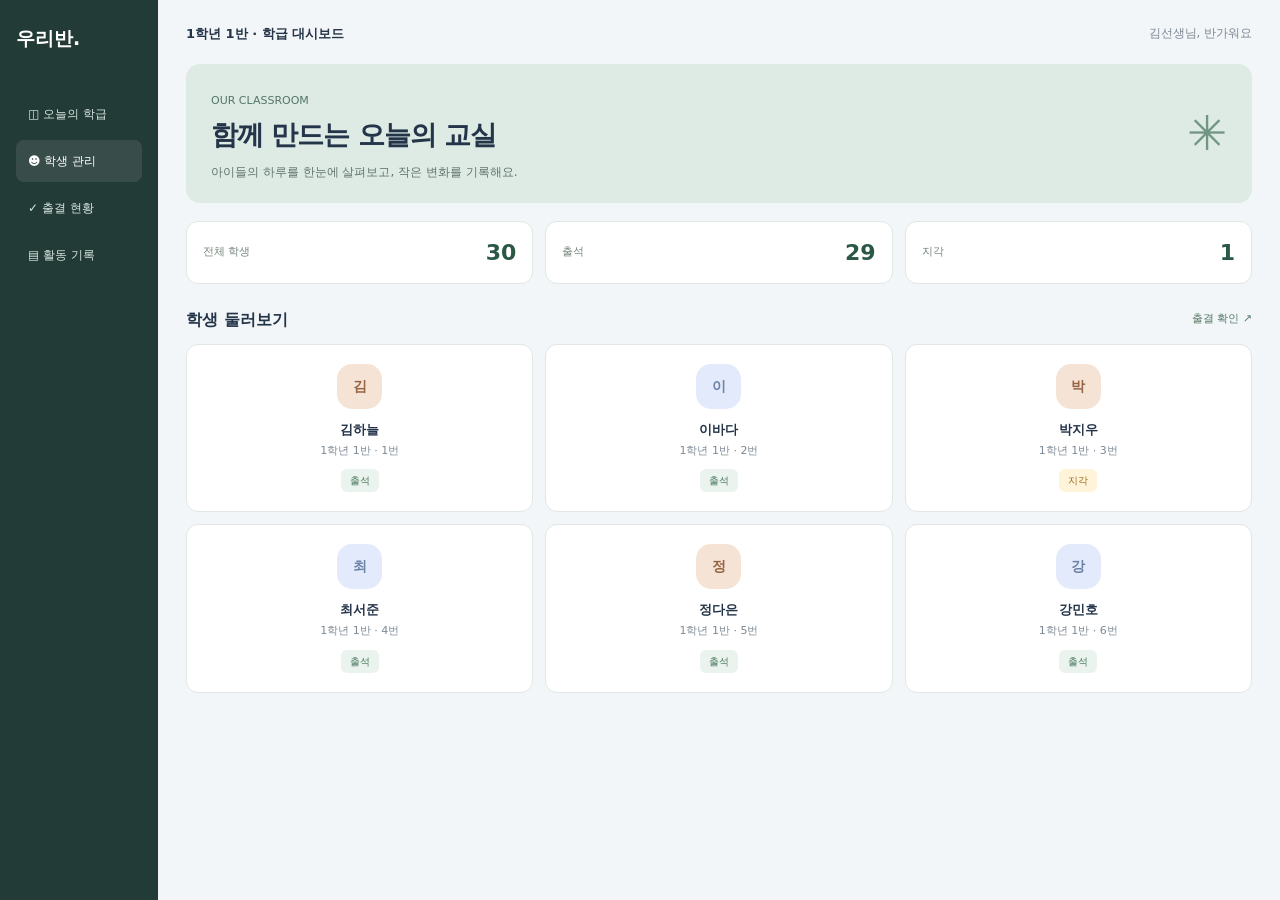
<file: assets/practice/responsive-preview.html>
<!doctype html>
<html lang="ko"><head><meta charset="utf-8"><meta name="viewport" content="width=device-width,initial-scale=1">
<style>
*{box-sizing:border-box}html{scroll-behavior:smooth}body{margin:0;color:#243449;background:#f3f6f8;font:14px/1.5 system-ui,"Malgun Gothic",sans-serif}a{color:inherit;text-decoration:none}h1,h2,p{margin:0}a:focus-visible,summary:focus-visible{outline:3px solid #ec7738;outline-offset:3px}
.shell{display:grid;grid-template-columns:158px minmax(0,1fr);min-height:100vh}.side{background:#233b36;color:#d7e5e0;padding:24px 16px}.brand{font-size:19px;font-weight:800;color:white;display:block;margin-bottom:40px}.side a:not(.brand){display:block;padding:12px;margin:5px 0;border-radius:8px;font-size:12px}.side a.active{background:#ffffff18;color:white}.main{padding:24px 28px;min-width:0}.top{display:flex;justify-content:space-between;align-items:center;margin-bottom:20px}.top strong{font-size:13px}.top small{color:#7a8692}.topnav,.mobile-brand,.mobile-menu,.bottomnav{display:none}.hero{padding:22px 25px;background:#deebe5;border-radius:14px;display:flex;justify-content:space-between;align-items:center;gap:20px;margin-bottom:18px}.hero .kicker{font-size:11px;color:#537666;margin-bottom:6px}h1{font-size:27px;letter-spacing:-1px}.hero p{font-size:12px;color:#61756c;margin-top:7px}.hero-art{font-size:48px;color:#719684}.stats{display:grid;grid-template-columns:repeat(3,1fr);gap:12px;margin-bottom:24px}.stat{background:white;border:1px solid #e1e7e5;border-radius:12px;padding:14px 16px;display:flex;align-items:center;justify-content:space-between}.stat span{font-size:11px;color:#75857b}.stat b{font-size:22px;color:#2b5845}.section-head{display:flex;justify-content:space-between;align-items:center;margin-bottom:12px}h2{font-size:16px}.section-head a{font-size:11px;color:#567a67}.students{display:grid;grid-template-columns:repeat(3,minmax(0,1fr));gap:12px}.student{background:white;border:1px solid #e1e7e5;border-radius:12px;padding:19px 12px;display:flex;flex-direction:column;align-items:center;text-align:center;gap:10px}.avatar{width:45px;height:45px;display:grid;place-items:center;background:#f5e4d5;color:#976443;border-radius:15px;font-weight:700;flex-shrink:0}.student:nth-child(even) .avatar{background:#e3eafb;color:#6b82a5}.student strong{font-size:13px}.student p{font-size:11px;color:#7d8995;margin-top:3px}.state{font-size:10px;color:#447559;background:#eaf3ed;padding:4px 9px;border-radius:6px}.state.late{color:#9b6f27;background:#fff3d9}.mobile-only{display:none}
@media(max-width:800px){.shell{display:block}.side{display:none}.main{padding:20px}.topnav{display:flex;gap:8px;padding:8px;background:#fff;border:1px solid #e1e7e5;border-radius:10px;margin-bottom:18px}.topnav a{flex:1;text-align:center;padding:8px;font-size:12px;border-radius:7px}.topnav .active{background:#e4efe8;color:#2b5845;font-weight:700}.hero{padding:20px}.hero h1{font-size:25px}.students{grid-template-columns:repeat(2,minmax(0,1fr));gap:14px}.student{padding:18px;flex-direction:row;text-align:left;gap:12px}.student .state{margin-left:auto}.student p{font-size:10px}.stats{gap:10px}.stat{padding:13px}.top small{display:none}}
@media(max-width:480px){body{background:#fafbf9}.main{padding:15px 15px 76px}.top{margin-bottom:15px;gap:12px}.top>strong{display:none}.mobile-brand{display:block;color:#2b5845;font-size:17px;font-weight:800}.mobile-menu{display:block;position:relative}.mobile-menu summary{list-style:none;padding:6px 10px;border:1px solid #d9e3dc;border-radius:8px;font-size:12px;cursor:pointer}.mobile-menu summary::-webkit-details-marker{display:none}.mobile-menu nav{position:absolute;right:0;top:37px;z-index:3;background:white;border:1px solid #d9e3dc;box-shadow:0 6px 20px #24344922;padding:8px;border-radius:9px;min-width:145px}.mobile-menu a{display:block;padding:8px;font-size:12px}.topnav{display:none}.hero{padding:17px;background:#233b36;color:white;border-radius:16px;margin-bottom:12px;gap:8px}.hero .kicker,.hero p{color:#c3d7cb}.hero h1{font-size:22px;line-height:1.4;letter-spacing:-.6px}.hero .desktop-only{display:none}.hero-art{font-size:34px;color:#b1ceb9}.hero p{font-size:11px}.stats{gap:0;border:1px solid #e1e7e5;border-radius:11px;overflow:hidden;margin-bottom:20px}.stat{border:0;border-radius:0;display:grid;justify-content:center;text-align:center;gap:3px;padding:9px 5px}.stat+.stat{border-left:1px solid #e8ede9}.stat b{font-size:20px}.students{grid-template-columns:1fr;gap:0;background:white;border:1px solid #e1e7e5;border-radius:12px;overflow:hidden}.student{padding:13px 12px;border:0;border-bottom:1px solid #edf0eb;border-radius:0;gap:12px}.student:last-child{border:0}.avatar{width:36px;height:36px;border-radius:50%;font-size:12px}.student .state{font-size:10px;padding:4px 7px}.student p{font-size:11px}.bottomnav{display:flex;position:fixed;bottom:0;left:0;right:0;background:#fffffffa;backdrop-filter:blur(8px);border-top:1px solid #e1e7e5;padding:8px 10px;justify-content:space-around;z-index:4}.bottomnav a{font-size:10px;text-align:center;min-width:55px;color:#7a8b82}.bottomnav b{display:block;font-size:18px;line-height:1.3;font-weight:500}.bottomnav .active{color:#2b5845;font-weight:700}.mobile-only{display:inline}}
@media(max-height:560px) and (min-width:481px){.main{padding:14px 18px}.top{margin-bottom:10px}.topnav{padding:4px;margin-bottom:10px}.hero{padding:13px 18px;margin-bottom:10px}.hero h1{font-size:23px}.hero-art{font-size:34px}.hero p{margin-top:4px;font-size:11px}.stats{margin-bottom:13px;gap:9px}.stat{padding:8px 12px}.stat b{font-size:20px}.section-head{margin-bottom:9px}.student{padding:12px;gap:7px}.avatar{width:33px;height:33px;border-radius:10px}.students{gap:9px}}
@media(max-height:400px) and (min-width:481px){.main{padding:10px 14px}.top{margin-bottom:8px}.top strong{font-size:11px}.hero{padding:9px 14px;margin-bottom:8px}.hero .kicker,.hero p{display:none}.hero h1{font-size:20px}.hero-art{font-size:24px}.stats{margin-bottom:9px}.stat{padding:5px 10px}.stat b{font-size:18px}.section-head{margin-bottom:7px}h2{font-size:14px}.student{padding:8px;gap:4px}.avatar{width:28px;height:28px;font-size:11px}.student strong{font-size:12px}.student p{font-size:9px;margin-top:1px}.state{font-size:9px;padding:2px 6px}.students{gap:7px}.topnav{margin-bottom:8px}.topnav a{padding:4px}}
@media(prefers-reduced-motion:reduce){html{scroll-behavior:auto}}
</style></head><body>
<div class="shell"><aside class="side"><a href="#home" class="brand">우리반.</a><nav aria-label="PC 메뉴"><a href="#home">◫ 오늘의 학급</a><a href="#students" class="active">☻ 학생 관리</a><a href="#summary">✓ 출결 현황</a><a href="#students">▤ 활동 기록</a></nav></aside>
<main class="main" id="home"><header class="top"><strong>1학년 1반 · 학급 대시보드</strong><a class="mobile-brand" href="#home">우리반.</a><small>김선생님, 반가워요</small><details class="mobile-menu"><summary>☰ 메뉴</summary><nav aria-label="모바일 메뉴"><a href="#home">오늘의 학급</a><a href="#students">학생 관리</a><a href="#summary">출결 현황</a></nav></details></header>
<nav class="topnav" aria-label="태블릿 메뉴"><a href="#home">오늘의 학급</a><a href="#students" class="active">학생 관리</a><a href="#summary">출결 현황</a><a href="#students">활동 기록</a></nav>
<section class="hero"><div><p class="kicker">OUR CLASSROOM</p><h1>함께 만드는<span class="mobile-only"><br></span> 오늘의 교실</h1><p><span class="desktop-only">아이들의 하루를 한눈에 살펴보고, </span>작은 변화를 기록해요.</p></div><span class="hero-art" aria-hidden="true">✳</span></section>
<section class="stats" id="summary" aria-label="출결 요약"><div class="stat"><span>전체 학생</span><b>30</b></div><div class="stat"><span>출석</span><b>29</b></div><div class="stat"><span>지각</span><b>1</b></div></section>
<section id="students"><div class="section-head"><h2>학생 둘러보기</h2><a href="#summary">출결 확인 ↗</a></div><div class="students">
<article class="student"><div class="avatar">김</div><div><strong>김하늘</strong><p>1학년 1반 · 1번</p></div><span class="state">출석</span></article>
<article class="student"><div class="avatar">이</div><div><strong>이바다</strong><p>1학년 1반 · 2번</p></div><span class="state">출석</span></article>
<article class="student"><div class="avatar">박</div><div><strong>박지우</strong><p>1학년 1반 · 3번</p></div><span class="state late">지각</span></article>
<article class="student"><div class="avatar">최</div><div><strong>최서준</strong><p>1학년 1반 · 4번</p></div><span class="state">출석</span></article>
<article class="student"><div class="avatar">정</div><div><strong>정다은</strong><p>1학년 1반 · 5번</p></div><span class="state">출석</span></article>
<article class="student"><div class="avatar">강</div><div><strong>강민호</strong><p>1학년 1반 · 6번</p></div><span class="state">출석</span></article>
</div></section></main></div>
<nav class="bottomnav" aria-label="모바일 하단 메뉴"><a href="#home"><b>⌂</b>오늘</a><a href="#students" class="active"><b>☻</b>학생</a><a href="#summary"><b>✓</b>출결</a><a href="#students"><b>▤</b>기록</a></nav>
</body></html>
</file>
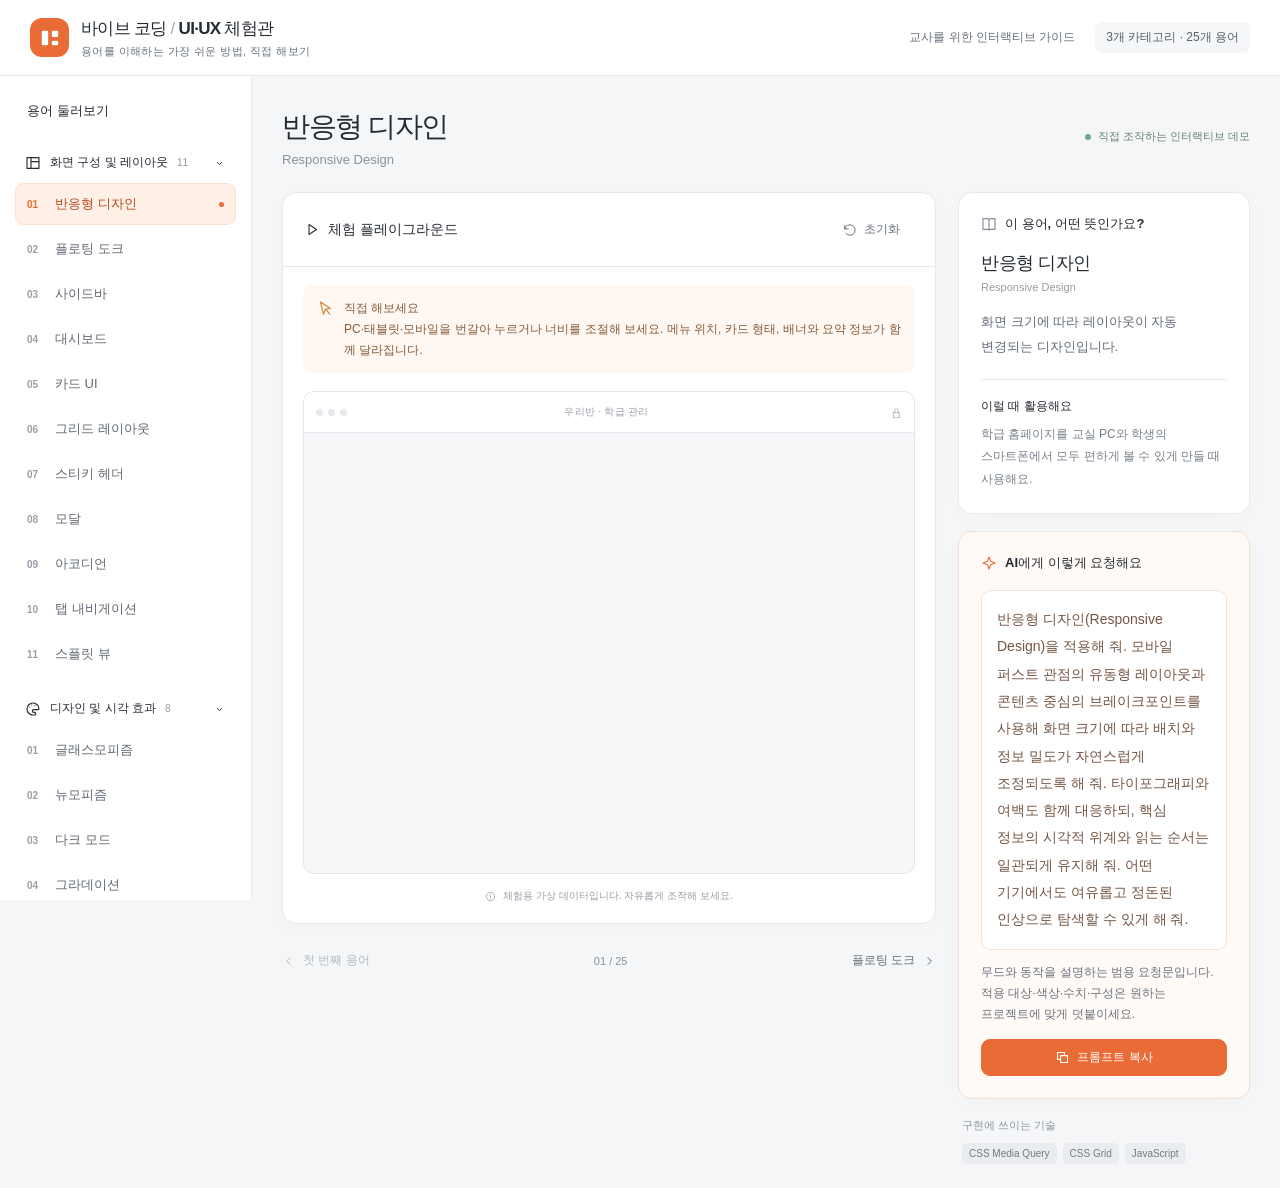
<file: assets/practice/uiux.html>
<!DOCTYPE html>
<html lang="ko">
<head>
<meta charset="UTF-8">
<meta name="viewport" content="width=device-width, initial-scale=1">
<meta name="description" content="교사를 위한 바이브 코딩 UI·UX 용어 체험관. 25가지 화면 구성, 시각 효과, 상호작용을 직접 체험하고 구현 프롬프트를 복사하세요.">
<title>바이브 코딩 · UI·UX 용어 체험관</title>
<link rel="icon" type="image/svg+xml" href="data:image/svg+xml,%3Csvg xmlns='http://www.w3.org/2000/svg' viewBox='0 0 40 40'%3E%3Crect width='40' height='40' rx='12' fill='%23ee6c36'/%3E%3Cpath d='M10 12h8v16h-8zm12 0h8v7h-8zm0 11h8v5h-8z' fill='white'/%3E%3C/svg%3E">
<style>
:root{--accent:#e96b35;--accent-dark:#b74718;--accent-soft:#fff0e7;--ink:#252b35;--muted:#69717e;--line:#e7e9ed;--canvas:#f5f6f8;--white:#fff;--radius:14px;--shadow:0 4px 20px #26314905;font-family:"Pretendard","Noto Sans KR","Apple SD Gothic Neo","Malgun Gothic",sans-serif;color:var(--ink);font-size:14px;font-synthesis:none}
*{box-sizing:border-box}body{margin:0;background:var(--canvas)}button,input,select,textarea{font:inherit}button{cursor:pointer}button,a,input,select,textarea,summary,[tabindex]{-webkit-tap-highlight-color:transparent}button{color:inherit}button:disabled{cursor:not-allowed;opacity:.45}button:focus-visible,a:focus-visible,input:focus-visible,select:focus-visible,textarea:focus-visible,summary:focus-visible,[tabindex]:focus-visible{outline:3px solid #ee935d;outline-offset:3px}button,input,select,textarea{border:1px solid var(--line);border-radius:9px}button{background:white}input,select,textarea{padding:10px 12px;max-width:100%;min-width:0;color:var(--ink);background:white}input[type=range]{accent-color:var(--accent);padding:0;width:100%}input[type=color]{padding:3px;width:44px;height:36px;cursor:pointer}input[type=checkbox]{accent-color:var(--accent)}textarea{resize:vertical;width:100%}svg{flex-shrink:0;vertical-align:middle}h1,h2,h3,h4,p{margin:0}button svg{pointer-events:none}a{color:inherit}small{font-size:12px}.muted{color:var(--muted)}.small{font-size:12px}.eyebrow{font-size:11px;letter-spacing:1.4px;font-weight:750;color:var(--muted)}.row{display:flex;align-items:center;gap:10px}.between{justify-content:space-between}.stack{display:grid;gap:16px}.grow{flex:1;min-width:0}.sr-only{position:absolute;width:1px;height:1px;overflow:hidden;clip:rect(0,0,0,0);white-space:nowrap}.skip{position:fixed;top:-60px;left:12px;background:white;padding:12px;z-index:100}.skip:focus{top:10px}
.app-header{height:76px;display:flex;justify-content:space-between;align-items:center;padding:0 30px;background:#fff;border-bottom:1px solid var(--line);position:sticky;top:0;z-index:20}.brand{display:flex;align-items:center;gap:12px}.brand-logo{background:var(--accent);width:39px;height:39px;display:grid;place-items:center;color:white;border-radius:12px}.brand-name{font-size:17px;letter-spacing:-.7px;font-weight:800}.brand-sub{font-size:11px;color:var(--muted);margin-top:4px;letter-spacing:.4px}.header-right{display:flex;align-items:center;gap:20px;color:var(--muted);font-size:12px}.count-badge{padding:7px 11px;border-radius:7px;background:#f5f6f8;font-size:12px;color:#58606e}.mobile-menu,.close-nav{display:none}.app-layout{display:grid;grid-template-columns:252px minmax(0,1fr);min-height:calc(100dvh - 76px)}.sidebar{background:white;border-right:1px solid var(--line);padding:26px 15px 20px;position:sticky;top:76px;height:calc(100dvh - 76px);overflow:auto;scrollbar-width:thin;scrollbar-color:#dedfe4 transparent}.sidebar-top{padding:0 12px 22px;display:flex;align-items:center;justify-content:space-between}.sidebar-top strong{font-size:13px}.nav-group{margin-bottom:13px}.category-button{border:0;background:none;width:100%;padding:12px 10px;display:flex;align-items:center;gap:9px;text-align:left;font-size:12px;font-weight:750}.category-button .chevron{margin-left:auto;transition:transform .2s}.category-button[aria-expanded=false] .chevron{transform:rotate(-90deg)}.category-count{font-size:10px;color:#9198a2;font-weight:500}.term-list{display:grid;gap:3px}.term-list[hidden]{display:none}.term-button{border:1px solid transparent;background:none;width:100%;padding:10px 11px;text-align:left;display:flex;align-items:center;gap:10px;border-radius:9px;min-height:42px;color:#616874;font-size:13px}.term-button:hover{background:#f7f8fa}.term-button[aria-current=page]{background:var(--accent-soft);color:var(--accent-dark);font-weight:750;border-color:#ffe0ca}.term-number{font-size:10px;color:#9a9faa;width:18px;font-variant-numeric:tabular-nums;font-weight:600}.term-button[aria-current=page] .term-number{color:var(--accent)}.term-button .active-dot{margin-left:auto;width:5px;height:5px;background:var(--accent);border-radius:50%}.sidebar-note{border-top:1px solid var(--line);padding:18px 12px 0;color:#858b94;font-size:11px;line-height:1.9}.workspace{padding:30px 30px 24px;min-width:0;max-width:1600px;width:100%;margin:auto}.page-heading{margin-bottom:25px}.breadcrumb{display:flex;gap:9px;align-items:center;font-size:12px;color:#7c828d;margin-bottom:15px}.page-title-row{display:flex;align-items:center;justify-content:space-between;gap:12px}.page-title-row h1{font-size:28px;letter-spacing:-1.4px;line-height:1.5}.english-title{color:#8b919c;font-size:13px;margin-top:4px}.live-badge{display:flex;align-items:center;gap:7px;color:#648174;font-size:11px;white-space:nowrap}.live-badge:before{content:"";width:6px;height:6px;background:#6eab8b;border-radius:50%}.content-grid{display:grid;grid-template-columns:minmax(0,1fr) 292px;gap:22px;align-items:start}.experience{min-width:0}.panel{background:white;border:1px solid var(--line);border-radius:var(--radius);box-shadow:var(--shadow)}.experience-head{padding:18px 21px;display:flex;align-items:center;justify-content:space-between;border-bottom:1px solid var(--line)}.experience-head h2{font-size:14px;display:flex;gap:9px;align-items:center}.btn{padding:9px 13px;display:inline-flex;gap:7px;align-items:center;justify-content:center;min-height:37px;font-size:12px;font-weight:600;transition:background .18s,box-shadow .18s}.btn:hover{background:#f8f9fb}.btn.primary{background:var(--accent);border-color:var(--accent);color:white}.btn.primary:hover{background:#d85d29}.btn.quiet{background:transparent;border-color:transparent;color:var(--muted)}.btn.quiet:hover{background:#f5f6f8}.btn.danger{color:#bd4343;background:#fff7f7;border-color:#f4dada}.icon-btn{display:inline-grid;place-items:center;width:35px;height:35px;padding:0;border-radius:9px}.icon-btn:hover{background:#f7f8fa}.instruction{margin:18px 20px;padding:13px 14px;display:flex;align-items:flex-start;gap:10px;border-radius:9px;background:#fff8f2;color:#865a36;line-height:1.7;font-size:12px}.instruction svg{color:#d18a43;margin-top:2px}.instruction b{display:block;font-size:12px;margin-bottom:1px}.demo-wrap{padding:0 20px 20px}.demo-browser{border:1px solid #e2e5ea;border-radius:11px;overflow:hidden;background:#f6f7f9}.browser-top{display:flex;align-items:center;gap:5px;padding:12px;background:#fff;border-bottom:1px solid var(--line)}.browser-dot{width:7px;height:7px;border-radius:50%;background:#e4e7ec}.browser-top .browser-address{margin:auto;font-size:10px;color:#9a9eaa;letter-spacing:.3px;padding-right:25px}.browser-top svg{color:#a2a7b0}#demo{padding:22px;min-height:440px;position:relative}.demo-footer{display:flex;gap:7px;justify-content:center;align-items:center;font-size:10px;color:#959ca7;margin-top:15px}.lesson-nav{display:flex;justify-content:space-between;gap:12px;margin-top:18px;align-items:center}.lesson-nav .btn{color:#66707f;background:transparent;border:0;padding:8px 0;font-size:12px}.lesson-position{font-size:11px;color:#8b919b}.detail-column{display:grid;gap:17px}.detail-card{padding:22px}.detail-section-title{display:flex;align-items:center;gap:8px;font-size:13px;font-weight:750;margin-bottom:18px}.detail-section-title svg{color:#838b96}.term-korean{font-size:18px;font-weight:750;letter-spacing:-.5px}.term-english{font-size:11px;color:#969ca5;margin-top:6px}.concept-text{font-size:13px;line-height:1.95;color:#626b78;margin-top:16px;word-break:keep-all}.usecase{border-top:1px solid var(--line);margin-top:19px;padding-top:18px}.usecase h3{font-size:12px;margin-bottom:8px}.usecase p{font-size:12px;color:#78808d;line-height:1.9;word-break:keep-all}.prompt-card{background:#fffaf6;border-color:#f0e2d6}.prompt-card .detail-section-title svg{color:var(--accent)}.prompt-label{font-size:10px;color:#b3886d;margin-left:auto}.prompt-text{font-size:14px;line-height:1.95;word-break:keep-all;color:#735644;background:#fff;border:1px solid #f0e4da;border-radius:10px;padding:15px;white-space:pre-wrap}.prompt-guide{font-size:12px;line-height:1.75;color:var(--muted);margin:12px 0 0;word-break:keep-all}.copy-button{width:100%;margin-top:14px}.tech-card{padding:0 4px}.tech-title{font-size:11px;color:#8f97a3;margin:2px 0 10px}.tech-tags{display:flex;gap:6px;flex-wrap:wrap}.tech-tags span{font-size:10px;background:#eaecef;border-radius:5px;padding:5px 7px;color:#727b87}.global-toast{position:fixed;bottom:25px;left:50%;transform:translateX(-50%);background:#29323e;color:#fff;border-radius:10px;box-shadow:0 5px 20px #0002;padding:12px 20px;z-index:100;font-size:13px;max-width:90vw}.global-toast[hidden]{display:none}.nav-overlay{display:none}
/* 체험 내부의 공통 구성 */
.demo-title{font-size:18px;font-weight:750;letter-spacing:-.7px}.demo-sub{font-size:12px;color:var(--muted);line-height:1.7;margin-top:5px}.demo-toolbar{display:flex;align-items:center;justify-content:space-between;flex-wrap:wrap;gap:12px;margin-bottom:20px}.segmented{display:inline-flex;gap:3px;background:#eaecef;padding:4px;border-radius:9px;max-width:100%}.segmented button{background:none;border:0;border-radius:6px;padding:7px 10px;color:#737b88;font-size:11px;display:flex;align-items:center;justify-content:center;gap:5px;min-height:31px}.segmented button[aria-pressed=true],.segmented button[aria-selected=true]{background:white;box-shadow:0 1px 4px #0001;color:var(--accent-dark);font-weight:700}.mini-card{border:1px solid var(--line);border-radius:12px;background:white;padding:17px;min-width:0}.mini-grid{display:grid;grid-template-columns:repeat(3,minmax(0,1fr));gap:12px}.profile-card{display:flex;flex-direction:column;align-items:center;gap:9px;padding:20px 8px;min-width:0;background:white;border:1px solid var(--line);border-radius:11px;text-align:center}.profile-card.selected{border-color:var(--accent);background:#fff7f1;box-shadow:0 0 0 1px var(--accent)}.profile-card strong{font-size:13px}.profile-card small{color:#9399a3;font-size:10px}.avatar{width:41px;height:41px;border-radius:14px;display:inline-grid;place-items:center;background:#f8e9de;color:#ba7847;font-size:14px;font-weight:700;flex-shrink:0}.avatar.c1{background:#e6ecfa;color:#7086b1}.avatar.c2{background:#e7f0e9;color:#6a937e}.avatar.c3{background:#f0e7f5;color:#9c7ead}.avatar.c4{background:#f9eedc;color:#b49258}.avatar.c5{background:#e4f1f2;color:#6d999e}.chip{display:inline-flex;align-items:center;gap:5px;background:#edf5ef;color:#5e886d;border-radius:5px;padding:4px 7px;font-size:10px;font-weight:600;white-space:nowrap}.chip.orange{background:#fff0e4;color:#b67440}.chip.blue{background:#eaf0fc;color:#6980b0}.chip.gray{background:#f0f1f3;color:#808996}.student-row{display:flex;gap:12px;align-items:center;padding:12px 0;border-bottom:1px solid var(--line);min-width:0}.student-row:last-child{border-bottom:0}.student-row strong{font-size:13px}.student-row .muted{font-size:11px;margin-top:4px}.result-note{border:1px solid #e4e8ed;border-radius:9px;padding:12px 14px;font-size:12px;line-height:1.8;background:white;color:#737c88;margin-top:16px}.result-note b{color:var(--accent-dark)}.empty-state{text-align:center;padding:42px 16px;color:#8d94a0;font-size:13px;line-height:1.9}.field{display:grid;gap:7px;min-width:0;font-size:12px;color:#656f7d}.field output{color:var(--accent-dark);font-weight:700}.control-row{display:grid;grid-template-columns:1fr 1fr;gap:18px;margin-bottom:22px}.toggle{position:relative;width:40px;height:23px;display:inline-flex;flex-shrink:0}.toggle input{position:absolute;opacity:0;inset:0;margin:0;width:100%;height:100%;cursor:pointer}.toggle span{width:100%;height:100%;border-radius:20px;background:#d9dde3;pointer-events:none;transition:background .2s}.toggle span:after{content:"";position:absolute;top:3px;left:3px;width:17px;height:17px;background:white;border-radius:50%;box-shadow:0 1px 4px #0002;transition:transform .2s}.toggle input:checked+span{background:var(--accent)}.toggle input:checked+span:after{transform:translateX(17px)}.toggle input:focus-visible+span{outline:3px solid #ee935d;outline-offset:3px}.kpi-grid{display:grid;grid-template-columns:repeat(3,minmax(0,1fr));gap:9px}.kpi{padding:16px 10px;border:1px solid var(--line);border-radius:10px;background:white}.kpi-label{font-size:10px;color:#89919d}.kpi-value{font-size:24px;font-weight:750;letter-spacing:-1px;margin:10px 0 5px}.kpi-value small{font-size:11px;font-weight:500;margin-left:2px}.kpi-foot{font-size:9px;color:#6c9b79}.chart-card{margin-top:14px;padding:18px 14px}.chart-card h4{font-size:12px;margin-bottom:15px}.bar-chart{width:100%;height:auto;max-height:230px;display:block}.selection-detail{margin-top:15px}.selection-detail h4{font-size:13px;margin-bottom:9px}.detail-lines{display:grid;grid-template-columns:auto 1fr;gap:10px 14px;font-size:12px;line-height:1.6}.detail-lines dt{color:#8a939f}.detail-lines dd{margin:0}.grid-tile{background:white;border:1px solid var(--line);border-radius:9px;min-height:74px;display:grid;place-content:center;gap:5px;text-align:center;color:#8792a2;min-width:0}.grid-tile strong{color:#637088;font-size:17px;font-weight:500}.grid-tile small{font-size:9px}.mini-nav{display:flex;gap:7px;flex-wrap:wrap}.mini-nav button{border:0;padding:7px 10px;background:transparent;font-size:11px;color:#7c8692}.mini-nav button.active{color:var(--accent-dark);background:#fff0e7}.contained-screen{background:#fff;border:1px solid var(--line);border-radius:12px;overflow:hidden;min-height:290px}.dock-scene{min-height:350px;position:relative;transform:translateZ(0);background:linear-gradient(145deg,#f9f1e9,#f0f1fb);padding:25px 20px 95px}.floating-dock{position:fixed;bottom:18px;left:50%;transform:translateX(-50%);display:flex;gap:8px;background:#ffffffb8;border:1px solid #fff;border-radius:18px;padding:9px 12px;box-shadow:0 8px 24px #45526413;backdrop-filter:blur(14px)}.dock-button{width:42px;height:42px;border:0;background:transparent;display:grid;place-items:center;border-radius:11px;position:relative;transition:transform .18s,background .18s;color:#7d8796}.dock-button.active{background:var(--accent);color:#fff}.dock-button:hover,.dock-button:focus-visible{transform:translateY(-5px) scale(1.12);background:#ffefe4;color:var(--accent-dark)}.dock-button .tooltip-text{bottom:calc(100% + 13px)}.tooltip-host{position:relative;display:inline-flex}.tooltip-text{position:absolute;bottom:calc(100% + 10px);left:50%;transform:translateX(-50%);padding:7px 9px;color:white;background:#303947;border-radius:6px;white-space:nowrap;font-size:10px;opacity:0;visibility:hidden;pointer-events:none;transition:opacity .15s;z-index:5}.tooltip-text:after{content:"";position:absolute;top:100%;left:calc(50% - 4px);border:4px solid transparent;border-top-color:#303947}.tooltip-host:hover .tooltip-text,.tooltip-host:focus-within .tooltip-text,.dock-button:hover .tooltip-text,.dock-button:focus-visible .tooltip-text{opacity:1;visibility:visible}.tooltip-host.tooltip-dismissed .tooltip-text,.dock-button.tooltip-dismissed .tooltip-text{opacity:0;visibility:hidden}.mini-sidebar-layout{display:flex;min-height:335px;background:white;border:1px solid var(--line);border-radius:11px;overflow:hidden}.mini-sidebar{width:152px;flex-shrink:0;border-right:1px solid var(--line);padding:14px 9px;transition:width .25s;overflow:hidden;background:#fcfcfd}.mini-sidebar.collapsed{width:59px}.mini-sidebar button{width:100%;border:0;background:none;padding:11px 10px;display:flex;align-items:center;gap:10px;white-space:nowrap;font-size:11px;text-align:left;margin-bottom:5px}.mini-sidebar button.active{background:var(--accent-soft);color:var(--accent-dark)}.mini-sidebar.collapsed .nav-label{display:none}.mini-sidebar-content{padding:22px 16px;flex:1;min-width:0}.scroll-demo{height:355px;overflow-y:auto;background:white;border:1px solid var(--line);border-radius:10px;scrollbar-width:thin}.sticky-demo-header{position:sticky;top:0;z-index:2;display:flex;gap:10px;align-items:center;justify-content:space-between;padding:14px 16px;border-bottom:1px solid var(--line);background:#fffdfbee}.sticky-demo-header strong{font-size:12px}.long-content{padding:20px}.document-section{padding:0 0 23px;margin-bottom:22px;border-bottom:1px solid var(--line)}.document-section h4{font-size:13px;margin-bottom:10px}.document-section p{font-size:12px;color:#848d99;line-height:2}.document-number{font-size:10px;color:var(--accent);margin-bottom:7px}.demo-dialog{border:1px solid var(--line);border-radius:16px;padding:25px;width:min(420px,calc(100vw - 32px));box-shadow:0 20px 100px #0003}.demo-dialog::backdrop{background:#26313b66;backdrop-filter:blur(3px)}.demo-dialog h3{font-size:19px}.demo-dialog .field{margin-top:18px}.dialog-actions{display:flex;justify-content:flex-end;gap:8px;margin-top:24px}.faq{border:1px solid var(--line);border-radius:10px;background:#fff;margin-top:10px;overflow:hidden}.faq summary{cursor:pointer;padding:17px 15px;font-size:12px;font-weight:600;display:flex;list-style:none;gap:10px;align-items:center;justify-content:space-between}.faq summary::-webkit-details-marker{display:none}.faq summary:after{content:"+";font-size:18px;color:#9ca2ab}.faq[open] summary:after{content:"−";color:var(--accent)}.faq[open] summary{color:var(--accent-dark)}.faq p{padding:0 15px 18px;font-size:12px;line-height:1.9;color:#7b8490}.tabs{display:flex;border-bottom:1px solid var(--line);gap:15px;margin-bottom:20px}.tabs button{border:0;border-radius:0;border-bottom:2px solid transparent;background:none;font-size:12px;padding:14px 3px;color:#88909c}.tabs button[aria-selected=true]{color:var(--accent-dark);border-bottom-color:var(--accent);font-weight:700}.tab-panel{min-height:260px}.score-row{display:grid;grid-template-columns:36px 1fr 38px;gap:12px;align-items:center;margin-top:20px;font-size:12px}.score-track{height:7px;border-radius:4px;background:#f1f2f5;overflow:hidden}.score-track span{height:100%;display:block;background:#efa981;border-radius:4px}.split-frame{display:grid;grid-template-columns:minmax(0,38fr) 12px minmax(0,62fr);height:330px;border:1px solid var(--line);border-radius:11px;overflow:hidden;background:white}.split-list{overflow:auto;padding:10px;min-width:0}.split-list button{padding:12px 9px;width:100%;border:0;background:none;text-align:left;display:flex;align-items:center;gap:8px;margin-bottom:6px;font-size:11px;white-space:nowrap;overflow:hidden}.split-list button.active{background:var(--accent-soft);color:var(--accent-dark)}.split-list .avatar{width:28px;height:28px;border-radius:9px;font-size:11px}.split-handle{border:0;border-radius:0;background:#edf0f4;cursor:col-resize;touch-action:none;display:grid;place-items:center;color:#a7b0be;padding:0}.split-handle:hover,.split-handle:focus-visible{background:#ffe4d3;color:var(--accent)}.split-info{padding:23px 14px;overflow:auto;min-width:0}.split-info h4{font-size:16px;margin:13px 0 7px}.split-info p{font-size:11px;line-height:1.9;color:#8a94a1}.split-info .detail-lines{grid-template-columns:1fr;gap:5px;margin-top:20px;font-size:11px}.split-info .detail-lines dd{margin-bottom:6px}
/* 시각 효과 */
.comparison-labels{display:grid;grid-template-columns:1fr 1fr;gap:10px;text-align:center;font-size:10px;color:#848c96;margin-bottom:8px}.glass-stage{background:linear-gradient(125deg,#f2b683,#df819f 47%,#9a9ce1);border-radius:12px;position:relative;overflow:hidden;min-height:270px;display:grid;grid-template-columns:1fr 1fr;gap:14px;align-items:center;padding:30px 18px}.glass-stage:before,.glass-stage:after{content:"";position:absolute;width:135px;height:135px;border-radius:50%;background:#fbe6ac;top:-20px;right:15px}.glass-stage:after{background:#7685dc;bottom:-40px;left:40px;top:auto}.glass-card{position:relative;z-index:1;background:#ffffff38;backdrop-filter:blur(12px);border:1px solid #ffffff90;border-radius:13px;padding:23px 14px;color:#523e63;min-height:170px;display:flex;flex-direction:column;justify-content:center;gap:12px}.glass-card.before{background:#fff;backdrop-filter:none}.glass-card strong{font-size:17px;line-height:1.6}.glass-card small{font-size:10px;line-height:1.6}.glass-card .eyebrow{font-size:9px;color:#735a78;letter-spacing:1px}.neu-stage{background:#e8ecf0;border-radius:12px;padding:28px 20px 30px;text-align:center;min-height:330px}.neu-card{margin:22px auto 28px;padding:22px;max-width:260px;background:#e8ecf0;border-radius:16px;box-shadow:8px 8px 17px #c8cbd0,-8px -8px 17px #fff}.neu-controls{display:flex;justify-content:center;gap:28px}.neu-button{width:62px;height:62px;background:#e8ecf0;border:0;border-radius:18px;display:grid;place-items:center;color:#9aa5b2;box-shadow:6px 6px 12px #c8cbd0,-6px -6px 12px #fff}.neu-button[aria-pressed=true]{color:var(--accent);box-shadow:inset 5px 5px 10px #c8cbd0,inset -5px -5px 10px #fff}.neu-button.plain{box-shadow:none;border:1px solid #cad1da}.theme-scene{--surface:white;--surface2:#f8f9fb;--text:#303947;--secondary:#8a93a0;--edge:#e8ebf0;background:var(--surface);color:var(--text);padding:22px;border:1px solid var(--edge);border-radius:12px;transition:background .25s,color .25s;min-height:310px}.theme-scene[data-theme=dark]{--surface:#252e3e;--surface2:#303a4b;--text:#ecf0f8;--secondary:#abb5c7;--edge:#434d5e}.theme-scene .theme-secondary{color:var(--secondary)}.theme-scene .theme-tile{background:var(--surface2);border:1px solid var(--edge);border-radius:10px;padding:15px;margin-top:18px}.theme-scene .kpi-grid{gap:12px;margin-top:18px}.theme-scene .kpi{background:var(--surface2);border-color:var(--edge)}.theme-scene .kpi-label{color:var(--secondary)}.gradient-card{background:linear-gradient(135deg,#ee965a,#a786d2);border-radius:13px;min-height:235px;display:flex;flex-direction:column;justify-content:center;padding:30px;gap:14px}.gradient-card .readable{align-self:flex-start;background:#ffffffed;padding:18px;border-radius:12px;box-shadow:0 5px 25px #0001}.gradient-card h3{font-size:23px;line-height:1.5;margin-bottom:10px;letter-spacing:-.9px}.gradient-card p{font-size:12px;color:#7b8190}.color-field{display:flex;gap:9px;align-items:center;font-size:11px}.color-fields{display:flex;gap:17px;flex-wrap:wrap}.css-readout{font-family:Consolas,monospace;font-size:10px;word-break:break-all;color:#8c94a2;margin-top:14px;line-height:1.7}.hover-grid{display:grid;grid-template-columns:1fr 1fr;gap:16px;margin-top:20px}.hover-card{background:white;padding:23px 12px;text-align:center;border-radius:12px;border:1px solid var(--line);display:grid;justify-items:center;gap:12px;transition:transform .23s,box-shadow .23s,background .23s,color .23s;min-height:140px}.hover-card strong{font-size:12px}.hover-card span{font-size:10px;color:#87909c}.hover-card.lift:hover,.hover-card.lift:focus-visible,.hover-card.lift.simulate{transform:translateY(-7px);box-shadow:0 12px 22px #52637b22}.hover-card.scale:hover,.hover-card.scale:focus-visible,.hover-card.scale.simulate{transform:scale(1.055)}.hover-card.shadow:hover,.hover-card.shadow:focus-visible,.hover-card.shadow.simulate{box-shadow:0 9px 25px #59668130}.hover-card.color:hover,.hover-card.color:focus-visible,.hover-card.color.simulate{background:#fff0e5;color:var(--accent-dark);border-color:#edba96}.skeleton-block{background:linear-gradient(90deg,#eceef2 25%,#f8f9fa 50%,#eceef2 75%);background-size:200% 100%;animation:shimmer 1.3s infinite;border-radius:6px}.skeleton-avatar{width:41px;height:41px;border-radius:14px}.skeleton-line{height:11px;width:65%}.skeleton-line.short{width:43%;height:8px}.toast-scene{min-height:285px;padding:22px;position:relative;background:white;border:1px solid var(--line);border-radius:12px}.toast-actions{display:flex;gap:9px;flex-wrap:wrap;margin-top:24px}.demo-toast{position:absolute;right:15px;bottom:17px;left:15px;background:#edf6ef;color:#517b5d;border:1px solid #d9eadc;display:flex;gap:10px;align-items:center;padding:13px;border-radius:9px;font-size:11px;animation:slideIn .2s ease-out}.demo-toast.error{background:#fff0ef;border-color:#f3d7d3;color:#b3655f}.demo-toast.warning{background:#fff7e7;border-color:#f0e2c3;color:#9b7a35}.demo-toast .icon-btn{margin-left:auto;width:25px;height:25px;background:none;border:0;color:inherit}.tool-actions{display:flex;justify-content:center;gap:24px;margin:65px 0 42px}.tool-actions .icon-btn{width:49px;height:49px;color:#7c8799}.tool-actions .tooltip-text{font-size:11px}.drag-list{display:grid;gap:10px}.drag-item{background:white;padding:13px;border-radius:10px;border:1px solid var(--line);display:flex;gap:10px;align-items:center;transition:box-shadow .15s;min-width:0}.drag-item.dragging{opacity:.45}.drag-item.drag-over{border-color:var(--accent);box-shadow:0 -3px 0 var(--accent)}.drag-grip{touch-action:none;cursor:grab;border:0;padding:3px;background:none;color:#a4acb7}.drag-grip:active{cursor:grabbing}.drag-item .avatar{width:33px;height:33px;border-radius:10px;font-size:12px}.drag-item strong{font-size:12px}.drag-item small{display:block;font-size:10px;color:#8d95a1;margin-top:3px}.move-buttons{display:flex;gap:3px;margin-left:auto}.move-buttons button{width:26px;height:26px;font-size:11px;background:none;border:0;color:#a0a8b3}.inline-list{display:grid;gap:10px}.inline-row{border:1px solid var(--line);background:white;border-radius:11px;padding:13px;display:flex;gap:12px;align-items:flex-start}.inline-row .avatar{width:34px;height:34px;font-size:12px;border-radius:11px}.editable-text{display:block;cursor:text;border:1px solid transparent;padding:4px;margin:-3px -4px 6px;border-radius:4px;font-size:12px;word-break:keep-all;overflow-wrap:anywhere;min-height:23px}.editable-text:hover,.editable-text:focus-visible{background:#fff7ee;border-color:#f1dccb}.editable-text.memo{font-size:11px;color:#89929f}.inline-input{width:100%;padding:5px;font-size:12px;margin:0 0 6px}.context-card{position:relative}.context-card>.icon-btn{position:absolute;right:7px;top:7px;border:0;color:#9aa2ae;background:none}.context-menu{position:fixed;width:155px;padding:5px;border:1px solid var(--line);background:white;border-radius:10px;box-shadow:0 8px 30px #1a273425;z-index:60}.context-menu button{border:0;width:100%;padding:10px;background:none;text-align:left;font-size:12px;display:flex;align-items:center;gap:10px}.context-menu button:hover,.context-menu button:focus{background:#f7f8fa}.context-menu button:last-child{color:#be6864}.setting-row{display:flex;gap:14px;align-items:center;padding:21px 0;border-bottom:1px solid var(--line)}.setting-row:last-child{border:0}.setting-icon{width:39px;height:39px;display:grid;place-items:center;background:#f5f6f8;border-radius:11px;color:#8390a2}.setting-row h4{font-size:12px;margin-bottom:6px}.setting-row p{font-size:11px;color:#8c94a0;line-height:1.6}.setting-status{font-size:10px;font-weight:700;color:#939ba7;width:21px}.setting-status.on{color:var(--accent-dark)}.class-preview{margin-top:24px;text-align:center;padding:30px 20px}.class-preview .class-symbol{width:60px;height:60px;display:grid;place-items:center;background:var(--accent-soft);color:var(--accent);border-radius:18px;margin:0 auto 17px}.class-preview h3{font-size:23px;letter-spacing:-.7px}.class-preview p{font-size:12px;margin-top:8px;color:#929aa5}.class-preview .chip{margin-top:19px}.responsive-holder{width:100%;overflow:hidden;position:relative;border:1px solid #e4e7ec;border-radius:10px;background:#fff;margin:auto;transition:width .25s}.responsive-holder iframe{display:block;border:0;transform-origin:top left;position:absolute;top:0;left:0;background:#fff}.device-measure{font-size:10px;color:#8a94a2;text-align:center;margin-top:13px}.device-measure strong{color:#687588;font-weight:500}.reset-flash{animation:resetPulse .45s}
@keyframes shimmer{to{background-position:-200% 0}}@keyframes slideIn{from{opacity:0;transform:translateY(10px)}to{opacity:1;transform:translateY(0)}}@keyframes resetPulse{50%{box-shadow:0 0 0 3px #ed996a55}}
.responsive-controls{background:white;border:1px solid var(--line);border-radius:10px;padding:14px 15px;margin-bottom:16px;display:grid;gap:12px}.responsive-width-label{font-size:12px;font-weight:650;color:#606d7d}.responsive-width-value{display:flex;align-items:center;gap:7px;font-size:11px;color:var(--muted)}.responsive-width-value input{width:78px;padding:7px 8px;text-align:right;font-variant-numeric:tabular-nums}.responsive-range-row{display:flex;align-items:center;gap:11px}.responsive-range-row input{flex:1;min-width:0;cursor:ew-resize}.responsive-range-row button{width:31px;height:31px;flex-shrink:0;font-size:18px;color:#7b8593}.responsive-limits{display:flex;justify-content:space-between;font-size:10px;color:#929ba8}.responsive-breakpoints{display:grid;grid-template-columns:repeat(3,minmax(0,1fr));gap:5px;margin-top:12px}.responsive-breakpoints span{padding:7px 4px;border:1px solid var(--line);border-radius:7px;background:white;color:#8b94a1;text-align:center;font-size:10px;line-height:1.6}.responsive-breakpoints span.active{background:var(--accent-soft);border-color:#f0c8ad;color:var(--accent-dark)}.responsive-breakpoints b{display:block;font-size:11px}.responsive-holder.adjustable{transition:none}.dashboard-kpi{text-align:left;cursor:pointer;width:100%;transition:border-color .16s,background .16s}.dashboard-kpi:hover,.dashboard-kpi.active{border-color:#eeb893;background:#fff9f4}.dashboard-kpi .kpi-label{display:flex;align-items:center;justify-content:space-between;gap:3px}.dashboard-tabs{gap:0;margin:20px 0 17px;display:grid;grid-template-columns:repeat(4,minmax(0,1fr))}.dashboard-tabs button{display:flex;align-items:center;justify-content:center;gap:6px;font-size:12px;padding:13px 3px}.dashboard-panel{min-width:0}.dashboard-panel .chart-card{margin-top:0}.dashboard-panel-head{display:flex;align-items:center;justify-content:space-between;gap:10px;margin-bottom:14px}.dashboard-panel-head h4{font-size:14px}.dashboard-panel-head p{font-size:11px;color:var(--muted);margin-top:5px;line-height:1.6}.dashboard-table-wrap{max-height:318px;overflow:auto;border:1px solid var(--line);border-radius:9px;background:white;scrollbar-width:thin}.dashboard-table{width:100%;border-collapse:collapse;font-size:12px;text-align:left}.dashboard-table th{position:sticky;top:0;background:#f8f9fb;color:#818a97;font-size:10px;font-weight:500;padding:11px 13px;border-bottom:1px solid var(--line);z-index:1}.dashboard-table td{padding:11px 13px;border-bottom:1px solid #edf0f3}.dashboard-table tr:last-child td{border-bottom:0}.dashboard-table td:first-child{font-size:11px;color:#939ba7;width:44px;font-variant-numeric:tabular-nums}.dashboard-table .avatar{width:28px;height:28px;border-radius:9px;font-size:11px}.dashboard-table .row{gap:8px;white-space:nowrap}.dashboard-stats{display:flex;gap:7px;flex-wrap:wrap;margin-bottom:16px}.assignment-progress{width:100%;height:9px;accent-color:var(--accent);border:0;border-radius:6px;overflow:hidden;margin:4px 0 17px;background:#eceef2}.assignment-progress::-webkit-progress-bar{background:#eceef2;border-radius:6px}.assignment-progress::-webkit-progress-value{background:#eda575;border-radius:6px}.assignment-progress::-moz-progress-bar{background:#eda575;border-radius:6px}
@media(max-width:700px){.responsive-controls{padding:12px}.responsive-width-label{font-size:11px}.responsive-width-value input{width:69px}.responsive-breakpoints span{font-size:9px}.dashboard-tabs button{font-size:11px;gap:4px}.dashboard-tabs button svg{width:13px}.dashboard-table td,.dashboard-table th{padding:10px 8px}.dashboard-panel-head h4{font-size:13px}.dashboard-table{font-size:11px}.dashboard-table .row{gap:6px}.dashboard-table .avatar{width:25px;height:25px;font-size:10px}}
.dashboard-overview{display:grid;grid-template-columns:minmax(0,1.15fr) minmax(0,1fr);gap:10px}.overview-widget{background:white;border:1px solid var(--line);border-radius:11px;padding:12px;min-width:0}.overview-widget-head{display:flex;align-items:center;justify-content:space-between;gap:8px;margin-bottom:8px}.overview-widget-head h4{font-size:12px;letter-spacing:-.2px;display:flex;align-items:center;gap:6px;white-space:nowrap}.overview-widget-head h4 svg{color:#8a95a5}.overview-link{border:0;background:none;display:inline-flex;align-items:center;gap:2px;padding:3px 0;font-size:10px;color:#929baa;white-space:nowrap;flex-shrink:0}.overview-link:hover{color:var(--accent-dark)}.overview-average{color:#8d97a5;font-size:10px;margin-bottom:6px}.overview-average b{color:#638776;font-weight:650;margin-left:5px}.overview-bars{display:grid;grid-template-columns:repeat(5,minmax(0,1fr));gap:8px;align-items:end}.overview-day{display:grid;grid-template-rows:14px 52px 14px;gap:4px;justify-items:center;text-align:center;font-size:9px;color:#9a866f}.overview-bar-track{height:52px;width:min(100%,27px);background:#f6f7f9;display:flex;align-items:flex-end;border-radius:5px;overflow:hidden}.overview-bar-track i{display:block;width:100%;border-radius:5px;background:#f1c7ad}.overview-day:last-child .overview-bar-track i{background:#e9945c}.overview-day small{font-size:9px;color:#949dac}.overview-task-name{font-size:10px;color:#8d97a5;margin-bottom:11px}.overview-task-body{display:flex;gap:14px;align-items:center;justify-content:center}.overview-donut{width:76px;height:76px;flex-shrink:0;border-radius:50%;display:grid;place-items:center;background:conic-gradient(#eaa16e var(--completion),#edf0f4 0);position:relative}.overview-donut:before{content:"";position:absolute;inset:9px;border-radius:50%;background:white}.overview-donut strong{position:relative;font-size:19px;letter-spacing:-.6px}.overview-donut small{font-size:10px;font-weight:500;margin-left:1px}.overview-task-legend{display:grid;gap:12px;min-width:0;flex:1;max-width:135px}.overview-task-legend div{display:flex;align-items:center;gap:5px;font-size:10px;color:#8791a0}.overview-task-legend i{width:6px;height:6px;border-radius:50%;background:#eaa16e;flex-shrink:0}.overview-task-legend div:last-child i{background:#dce1e9}.overview-task-legend b{margin-left:auto;color:#485468;font-size:12px;font-weight:650;white-space:nowrap}.overview-task-footer{display:none}.overview-class-body{display:flex;gap:14px;align-items:center;min-height:40px}.overview-avatar-stack{display:flex;padding-left:0;flex-shrink:0}.overview-avatar-stack .avatar{width:29px;height:29px;border-radius:50%;border:2px solid white;font-size:10px}.overview-avatar-stack .avatar+.avatar{margin-left:-9px}.overview-group-value{font-size:17px;font-weight:700;letter-spacing:-.6px}.overview-group-caption{font-size:10px;color:#949caa;margin-top:4px}.overview-review{display:grid;gap:3px}.overview-review button{display:flex;align-items:center;gap:7px;width:100%;border:0;background:none;padding:5px 0;text-align:left;border-radius:4px}.overview-review button:hover{background:#fff8f3}.overview-review-label{font-size:10px;color:#6f7c8f;white-space:nowrap}.overview-review-label b{font-size:10px;color:var(--accent-dark);background:#fff1e7;padding:3px 5px;border-radius:4px;margin-left:4px;font-weight:600}.overview-review-label b.clear{background:#edf5ef;color:#6a8f75}.overview-review-names{flex:1;min-width:0;overflow:hidden;text-overflow:ellipsis;white-space:nowrap;color:#929ba9;font-size:10px}.overview-review svg{color:#b0b7c1}.workspace[data-lesson=dashboard] .experience-head .btn{min-height:30px;padding:5px 8px}.workspace[data-lesson=dashboard] .instruction{margin:10px 14px;padding:9px 11px;font-size:11px}.workspace[data-lesson=dashboard] .instruction b{display:inline;margin-right:6px;font-size:11px}.workspace[data-lesson=dashboard] .browser-top{display:none}.workspace[data-lesson=dashboard] .demo-toolbar{margin-bottom:12px}.workspace[data-lesson=dashboard] .demo-title{font-size:16px}.workspace[data-lesson=dashboard] .demo-toolbar .demo-sub{display:none}.workspace[data-lesson=dashboard] .kpi{padding:11px 12px}.workspace[data-lesson=dashboard] .kpi-value{font-size:23px;margin:7px 0 4px}.workspace[data-lesson=dashboard] .dashboard-tabs{margin:10px 0 12px}.workspace[data-lesson=dashboard] .dashboard-tabs button{padding:9px 3px}.workspace[data-lesson=dashboard] .demo-footer{margin-top:10px}.workspace[data-lesson=dashboard] .lesson-nav{margin-top:10px}

@media(max-width:700px){.dashboard-overview{grid-template-columns:1fr;gap:10px}.overview-widget{padding:14px}.overview-widget-head{margin-bottom:10px}.overview-task-body{justify-content:flex-start}.overview-task-legend{max-width:none}.overview-review-names{font-size:11px}.overview-class-body{min-height:40px}.workspace[data-lesson=dashboard] .kpi{padding:11px 8px}.workspace[data-lesson=dashboard] .instruction b{display:block}.workspace[data-lesson=dashboard] .demo-title{font-size:15px}}
.responsive-breakpoints{margin:0 0 14px}.dashboard-table th{white-space:nowrap}
.icon-btn.close-nav{display:none}
@media(max-width:700px){.icon-btn.close-nav{display:grid}}
@media(min-width:1700px){.workspace{padding:38px 45px}.content-grid{grid-template-columns:minmax(0,1fr) 330px;gap:28px}.sidebar{padding-top:34px}#demo{padding:30px;min-height:480px}.detail-card{padding:25px}.concept-text,.prompt-text{font-size:14px}.term-button{padding-top:12px;padding-bottom:12px}.app-layout{grid-template-columns:270px minmax(0,1fr)}}
@media(max-width:1250px){.workspace{padding:26px 22px}.content-grid{grid-template-columns:minmax(0,1fr) 260px;gap:18px}.app-layout{grid-template-columns:228px minmax(0,1fr)}#demo{padding:17px}.detail-card{padding:18px}.demo-wrap{padding:0 15px 17px}.instruction{margin:16px 15px}.page-title-row h1{font-size:25px}.live-badge{display:none}}
@media(max-width:1090px){.content-grid{grid-template-columns:minmax(0,1fr)}.detail-column{grid-template-columns:1fr 1fr;align-items:start}.tech-card{grid-column:1/-1}.app-layout{grid-template-columns:228px minmax(0,1fr)}#demo{min-height:410px}.workspace{margin-top:0}.header-right>span:first-child{display:none}.page-heading{margin-bottom:20px}}
@media(max-width:700px){.app-header{height:66px;padding:0 17px}.brand{gap:9px}.brand-logo{width:33px;height:33px;border-radius:10px}.brand-name{font-size:15px}.brand-sub{font-size:9px}.header-right{gap:8px}.count-badge{font-size:10px;padding:6px 8px}.app-layout{display:block;min-height:calc(100dvh - 66px)}.mobile-menu{display:grid;place-items:center;width:32px;height:32px;border:0;background:transparent;padding:0;color:#757d8b}.sidebar{position:fixed;top:66px;left:0;width:min(285px,85vw);height:calc(100dvh - 66px);z-index:40;transform:translateX(-100%);transition:transform .2s;padding-top:22px}.sidebar.open{transform:translateX(0)}.close-nav{display:grid}.nav-overlay.open{display:block;position:fixed;inset:66px 0 0;background:#202b3d55;z-index:35;border:0;border-radius:0}.workspace{padding:22px 16px}.breadcrumb{font-size:10px;margin-bottom:10px}.page-title-row h1{font-size:25px}.english-title{font-size:12px}.detail-column{grid-template-columns:1fr}.detail-card{padding:21px}.experience-head{padding:14px 15px}.experience-head h2{font-size:13px}.instruction{font-size:11px;padding:11px}.instruction b{font-size:11px}.demo-wrap{padding:0 11px 15px}#demo{padding:14px;min-height:400px}.demo-toolbar{gap:11px}.demo-title{font-size:16px}.mini-grid{gap:8px}.profile-card{padding:18px 5px}.profile-card .avatar{width:35px;height:35px;border-radius:12px}.profile-card strong{font-size:12px}.kpi{padding:13px 8px}.kpi-value{font-size:23px}.kpi-label{font-size:9px}.kpi-foot{font-size:8px}.mini-sidebar{width:122px}.mini-sidebar-content{padding:20px 12px}.mini-sidebar button{padding:10px 7px;gap:7px}.control-row{gap:14px}.glass-stage{padding:25px 12px;gap:10px;min-height:245px}.glass-card{padding:18px 11px;min-height:165px}.glass-card strong{font-size:15px}.theme-scene{padding:16px}.lesson-nav .btn{max-width:44%;font-size:11px}.lesson-nav .btn span{white-space:nowrap;overflow:hidden;text-overflow:ellipsis}.lesson-position{font-size:10px}.detail-lines{font-size:11px}.split-list{padding:6px}.split-list button{padding:12px 5px;gap:6px}.split-info{padding:20px 11px}.toast-scene{padding:18px 14px}.tool-actions{gap:22px}.segmented button{padding:7px 9px}.class-preview{padding:26px 16px}.header-right .count-badge{display:none}}
@media(prefers-reduced-motion:reduce){*,*:before,*:after{animation-duration:.01ms!important;animation-iteration-count:1!important;transition-duration:.01ms!important;scroll-behavior:auto!important}}
.custom-combo{position:relative;width:100%;min-width:0}
.combo-trigger{display:flex;align-items:center;justify-content:space-between;gap:10px;width:100%;min-height:44px;padding:11px 12px;text-align:left;background:var(--paper,#fff);color:var(--ink);border:1px solid var(--line);border-radius:9px;font:inherit;cursor:pointer;transition:border-color .16s,box-shadow .16s,background .16s}
.combo-value{min-width:0;overflow:hidden;text-overflow:ellipsis;white-space:nowrap}
.combo-trigger>svg{width:17px;height:17px;flex:none;fill:none;stroke:currentColor;stroke-width:1.6;stroke-linecap:round;stroke-linejoin:round;color:var(--muted);transition:transform .18s}
.combo-trigger:hover{border-color:var(--accent);background:var(--paper,#fff)}
.combo-trigger[aria-expanded=true]{border-color:var(--accent);box-shadow:0 0 0 3px color-mix(in srgb,var(--accent) 13%,transparent)}
.combo-trigger[aria-expanded=true]>svg{transform:rotate(180deg);color:var(--accent)}
.combo-menu{position:fixed;z-index:200;overflow-y:auto;overscroll-behavior:contain;padding:6px;background:var(--paper,#fff);border:1px solid var(--line);border-radius:12px;box-shadow:0 12px 36px #121a3026,0 2px 8px #121a3009;color:var(--ink);font-family:inherit;font-size:14px;line-height:1.45;scrollbar-width:thin}
.combo-menu[hidden]{display:none!important}
.combo-option{display:flex;align-items:center;justify-content:space-between;gap:14px;min-height:43px;padding:10px 12px;border-radius:7px;cursor:pointer;user-select:none}
.combo-option-text{display:grid;gap:3px}.combo-option small{font-size:11px;color:var(--muted)}
.combo-option.is-active{background:var(--soft,var(--accent-soft,#fff2e9));color:var(--accent-ink,var(--accent-dark,var(--accent)))}
.combo-option[aria-selected=true]{font-weight:700}.combo-check{display:flex;visibility:hidden;color:var(--accent);flex:none}
.combo-option[aria-selected=true] .combo-check{visibility:visible}.combo-check svg{width:17px;height:17px;fill:none;stroke:currentColor;stroke-width:1.8;stroke-linecap:round;stroke-linejoin:round}
.score-app .combo-trigger{min-height:44px;padding:11px 12px;font-size:17px;line-height:1.45;font-weight:500;border-radius:7px}
.score-app .combo-trigger>svg{width:16px;height:16px}.score-app .combo-static{display:block;padding:11px 12px;border:1px solid var(--line);border-radius:7px;font-size:17px}
@media print{.combo-menu{display:none!important}}

.combo-comparison{display:grid;grid-template-columns:1fr 1fr;gap:16px}
.combo-example{min-width:0;padding:22px 20px;background:#fff;border:1px solid var(--line);border-radius:12px}
.combo-example-tag{display:inline-block;font-size:10px;font-weight:750;letter-spacing:.04em;color:var(--muted);margin-bottom:14px}
.custom-example{border-color:#ecc5ae;background:#fffdfb}.custom-example .combo-example-tag{color:var(--accent-dark)}
.combo-example h4{font-size:17px;line-height:1.5;letter-spacing:-.5px}.combo-example>p{font-size:11px;color:var(--muted);line-height:1.7;margin-top:7px;min-height:38px}
.combo-example-fields{display:grid;gap:14px;margin:22px 0}.combo-example .field{display:grid;gap:8px;font-size:12px}
.combo-example .native-combo{appearance:auto;border:1px solid ButtonShadow;border-radius:2px;background:Field;color:FieldText;font-family:system-ui,sans-serif;font-size:14px;min-height:43px;padding:8px;box-shadow:none;width:100%}
.combo-example .combo-trigger{font-size:14px}.combo-example ul{list-style:none;padding:0;margin:0 0 12px;border-top:1px solid var(--line);padding-top:15px;font-size:11px;line-height:1.9;color:var(--muted)}
.combo-example ul li::before{content:'·';margin-right:6px;color:var(--accent)}.combo-example>small{display:block;font-size:10px;line-height:1.7;color:var(--muted)}
.combo-comparison-result{display:flex;align-items:center;gap:16px;margin-top:17px;padding:18px 20px;background:#fff;border:1px solid var(--line);border-radius:11px}
.combo-comparison-result>span{width:44px;height:44px;display:grid;place-items:center;border-radius:12px;background:var(--accent-soft);color:var(--accent);flex:none}
.combo-comparison-result small{font-size:10px;color:var(--muted)}.combo-comparison-result h3{font-size:20px;margin-top:4px}.combo-comparison-result p{font-size:11px;color:var(--muted);line-height:1.7;margin-top:5px}
@media(max-width:1000px){.combo-comparison{gap:12px}.combo-example{padding:18px 16px}}
@media(max-width:600px){.combo-comparison{grid-template-columns:1fr}.combo-example>p{min-height:0}.combo-example-fields{grid-template-columns:1fr 1fr}.combo-example h4{font-size:18px}}

.alert-comparison{display:grid;grid-template-columns:1fr 1fr;gap:16px}
.alert-example{min-width:0;padding:22px 20px;background:#fff;border:1px solid var(--line);border-radius:12px}
.alert-example.is-custom{border-color:#ecc5ae;background:#fffdfb}
.alert-example-tag{display:block;font-size:10px;font-weight:750;color:var(--muted);margin-bottom:14px}
.alert-example.is-custom .alert-example-tag{color:var(--accent-dark)}
.alert-example h4{font-size:18px;letter-spacing:-.5px;line-height:1.5}
.alert-example>p{font-size:11px;line-height:1.8;color:var(--muted);margin-top:6px}
.alert-example-actions{display:grid;gap:9px;margin:22px 0}
.alert-example-actions .btn{min-height:41px}
.alert-example ul{list-style:none;margin:0 0 12px;padding:15px 0 0;border-top:1px solid var(--line);font-size:11px;line-height:1.9;color:var(--muted)}
.alert-example li::before{content:'·';margin-right:6px;color:var(--accent)}
.alert-example>small{display:block;font-size:10px;line-height:1.7;color:var(--muted)}
.alert-result{display:flex;align-items:center;gap:12px;margin-top:17px;padding:16px;background:#fff;border:1px solid var(--line);border-radius:10px;font-size:12px;line-height:1.8;color:var(--muted)}
.alert-result>span{display:flex;color:var(--accent)}
.alert-learning-note{font-size:11px;line-height:1.9;color:var(--muted);margin-top:15px;word-break:keep-all}
.feedback-dialog{--feedback-accent:#287c58;--feedback-soft:#eaf6ee;width:min(420px,calc(100vw - 32px));max-height:calc(100dvh - 40px);overflow:auto;margin:auto;padding:32px;border:1px solid #e3e8e4;border-top:4px solid var(--feedback-accent);border-radius:20px;background:#fff;box-shadow:0 30px 100px #172c3b38;color:var(--ink)}
.feedback-dialog[data-kind=error]{--feedback-accent:#b34835;--feedback-soft:#fff0eb;border-color:#edd8d2;border-top-color:var(--feedback-accent)}
.feedback-dialog::backdrop{background:#202c3c66;backdrop-filter:blur(5px)}
.feedback-dialog[open]::backdrop{animation:feedback-backdrop .24s ease-out}
.feedback-close{position:absolute;top:15px;right:15px;border-color:transparent;color:var(--muted);background:transparent}
.feedback-symbol{display:grid;place-items:center;width:62px;height:62px;background:var(--feedback-soft);color:var(--feedback-accent);border-radius:20px;margin-bottom:22px}
.feedback-eyebrow{font-size:11px;font-weight:650;color:var(--muted);margin-bottom:8px}
.feedback-dialog h2{font-size:25px;font-weight:800;line-height:1.4;letter-spacing:-1px}
#feedback-description{font-size:14px;line-height:1.9;color:#606c79;margin-top:11px;word-break:keep-all}
.feedback-actions{display:flex;justify-content:flex-end;margin-top:28px}
.feedback-actions .btn{min-width:100px;min-height:42px;font-size:13px;background:var(--feedback-accent);border-color:var(--feedback-accent)}
.feedback-actions .btn:hover{filter:brightness(.93);background:var(--feedback-accent)}
@keyframes feedback-backdrop{from{background:#202c3c00;backdrop-filter:blur(0)}to{background:#202c3c66;backdrop-filter:blur(5px)}}
@media(max-width:1000px){.alert-comparison{gap:12px}.alert-example{padding:18px 16px}}
@media(max-width:600px){.alert-comparison{grid-template-columns:1fr}.alert-example-actions{grid-template-columns:1fr 1fr;gap:8px}.alert-example-actions .btn{padding:10px 6px;font-size:11px}.feedback-dialog{padding:28px 24px}}
@media(prefers-reduced-motion:reduce){.feedback-dialog[open]::backdrop{animation:none}}
</style>
</head>
<body>
<a class="skip" href="#main">체험 영역으로 건너뛰기</a>
<header class="app-header"><div class="brand"><button class="mobile-menu" id="open-nav" aria-label="용어 메뉴 열기" aria-controls="sidebar" aria-expanded="false"></button><div class="brand-logo" aria-hidden="true"><svg width="22" height="22" viewBox="0 0 24 24" fill="currentColor"><rect x="3" y="4" width="7" height="16" rx="1.5"/><rect x="14" y="4" width="7" height="7" rx="1.5"/><rect x="14" y="15" width="7" height="5" rx="1.5"/></svg></div><div><div class="brand-name">바이브 코딩 <span style="font-weight:400;color:#a5aab2">/</span> UI·UX 체험관</div><div class="brand-sub">용어를 이해하는 가장 쉬운 방법, 직접 해보기</div></div></div><div class="header-right"><span>교사를 위한 인터랙티브 가이드</span><span class="count-badge">3개 카테고리 · 25개 용어</span></div></header>
<div class="app-layout"><aside class="sidebar" id="sidebar" aria-label="용어 탐색"><div class="sidebar-top"><strong>용어 둘러보기</strong><button class="icon-btn close-nav" id="close-nav" aria-label="용어 메뉴 닫기"></button></div><nav id="term-nav" aria-label="UI·UX 용어"></nav><div class="sidebar-note">익숙한 학급 관리 화면으로<br>UI·UX를 하나씩 경험해 보세요.</div></aside><button class="nav-overlay" id="nav-overlay" tabindex="-1" aria-label="용어 메뉴 닫기"></button>
<main class="workspace" id="main" tabindex="-1"><div class="page-heading"><div class="page-title-row"><div><h1 id="lesson-title"></h1><p class="english-title" id="lesson-english"></p></div><span class="live-badge">직접 조작하는 인터랙티브 데모</span></div></div><div class="content-grid"><section class="experience" aria-labelledby="experience-title"><div class="panel"><div class="experience-head"><h2 id="experience-title"></h2><button class="btn quiet" id="reset-demo"></button></div><div class="instruction" id="instruction"></div><div class="demo-wrap"><div class="demo-browser"><div class="browser-top"><i class="browser-dot"></i><i class="browser-dot"></i><i class="browser-dot"></i><span class="browser-address">우리반 · 학급 관리</span><span id="browser-icon"></span></div><div id="demo"></div></div><div class="demo-footer" id="demo-footer"></div></div></div><div class="lesson-nav"><button class="btn" id="previous"></button><span class="lesson-position" id="lesson-position"></span><button class="btn" id="next"></button></div></section><aside class="detail-column" aria-label="용어 설명 및 프롬프트"><section class="panel detail-card"><h2 class="detail-section-title" id="concept-heading"></h2><h3 class="term-korean" id="detail-title"></h3><p class="term-english" id="detail-english"></p><p class="concept-text" id="concept-text"></p><div class="usecase"><h3>이럴 때 활용해요</h3><p id="usecase-text"></p></div></section><section class="panel detail-card prompt-card"><h2 class="detail-section-title" id="prompt-heading"></h2><p class="prompt-text" id="prompt-text"></p><p class="prompt-guide">무드와 동작을 설명하는 범용 요청문입니다.<br>적용 대상·색상·수치·구성은 원하는 프로젝트에 맞게 덧붙이세요.</p><button class="btn primary copy-button" id="copy-prompt"></button></section><section class="tech-card"><h2 class="tech-title">구현에 쓰이는 기술</h2><div class="tech-tags" id="tech-tags"></div></section></aside></div></main></div>
<div class="global-toast" role="status" aria-live="polite" id="global-toast" hidden></div>
<script>
'use strict';
const TERMS = [
 {
  "id": "responsive",
  "category": 0,
  "order": 1,
  "ko": "반응형 디자인",
  "en": "Responsive Design",
  "concept": "화면 크기에 따라 레이아웃이 자동 변경되는 디자인",
  "experience": "PC·태블릿·모바일을 번갈아 누르거나 너비를 조절해 보세요. 메뉴 위치, 카드 형태, 배너와 요약 정보가 함께 달라집니다.",
  "tech": "CSS Media Query, CSS Grid, JavaScript",
  "prompt": "반응형 디자인(Responsive Design)을 적용해 줘. 모바일 퍼스트 관점의 유동형 레이아웃과 콘텐츠 중심의 브레이크포인트를 사용해 화면 크기에 따라 배치와 정보 밀도가 자연스럽게 조정되도록 해 줘. 타이포그래피와 여백도 함께 대응하되, 핵심 정보의 시각적 위계와 읽는 순서는 일관되게 유지해 줘. 어떤 기기에서도 여유롭고 정돈된 인상으로 탐색할 수 있게 해 줘."
 },
 {
  "id": "dock",
  "category": 0,
  "order": 2,
  "ko": "플로팅 도크",
  "en": "Floating Dock",
  "concept": "화면 위에 떠 있는 형태의 기능 메뉴",
  "experience": "아이콘에 마우스를 올리면 확대되고, 클릭하면 해당 기능이 실행됨",
  "tech": "position: fixed, Flexbox, CSS Hover",
  "prompt": "플로팅 도크(Floating Dock)를 적용해 줘. 주요 기능을 독립된 내비게이션 레이어로 묶고, 은은한 그림자와 표면 대비로 콘텐츠 위에 가볍게 떠 있는 깊이감을 표현해 줘. 아이콘과 레이블은 간결하게 정리하고 호버·포커스·선택 상태에는 절제된 마이크로인터랙션을 더해 줘. 콘텐츠와 조작 영역을 가리지 않으면서 주요 기능에 빠르게 접근하는 세련된 인상으로 구성해 줘."
 },
 {
  "id": "sidebar",
  "category": 0,
  "order": 3,
  "ko": "사이드바",
  "en": "Sidebar",
  "concept": "화면 좌우에 배치하는 메뉴 영역",
  "experience": "접기 버튼을 누르면 메뉴가 축소되어 아이콘만 표시됨",
  "tech": "Flexbox, CSS Transition, JavaScript",
  "prompt": "사이드바(Sidebar) 내비게이션을 적용해 줘. 정보 구조에 따라 메뉴를 그룹화하고 타이포그래피, 들여쓰기, 여백으로 상위 항목과 하위 항목의 위계를 분명하게 표현해 줘. 현재 위치를 보여 주는 액티브 상태와 펼침·접힘 상태가 직관적으로 구분되게 해 줘. 화면의 여유 공간에 맞춰 탐색 영역의 밀도를 조절하면서, 콘텐츠에 집중하기 좋은 안정적이고 체계적인 무드를 만들어 줘."
 },
 {
  "id": "dashboard",
  "category": 0,
  "order": 4,
  "ko": "대시보드",
  "en": "Dashboard",
  "concept": "주요 정보와 통계를 한눈에 표시하는 화면",
  "experience": "지표와 그래프로 우리반을 한눈에 보고, 필요한 구역을 눌러 상세 탭으로 이동해 보세요.",
  "tech": "CSS Grid, JavaScript, SVG",
  "prompt": "대시보드(Dashboard) 형식으로 정보를 구성해 줘. 핵심 현황을 빠르게 파악하는 글랜서빌리티(Glanceability)를 중심으로 중요한 정보와 보조 정보의 시각적 위계를 설계해 줘. 모듈형 그리드 안에서 지표와 시각화의 정렬, 타이포그래피, 색상 역할을 일관되게 유지하고 요약에서 상세 내용으로 자연스럽게 탐색하도록 해 줘. 정보 밀도는 높아도 복잡해 보이지 않는 차분하고 전문적인 인상으로 정리해 줘."
 },
 {
  "id": "cards",
  "category": 0,
  "order": 5,
  "ko": "카드 UI",
  "en": "Card UI",
  "concept": "정보를 개별 카드 형태로 구분하는 디자인",
  "experience": "카드를 클릭하면 선택 상태가 강조되고 상세 정보가 표시됨",
  "tech": "CSS Grid, border-radius, box-shadow",
  "prompt": "카드 UI(Card UI)를 적용해 줘. 서로 관련된 정보를 독립적인 컨테이너로 묶어 빠르게 훑어볼 수 있도록 하고, 카드 내부의 제목·내용·행동 요소에 명확한 시각적 위계를 만들어 줘. 일관된 패딩, 정렬, 모서리 처리와 절제된 테두리 또는 그림자로 모듈 간 리듬을 맞춰 줘. 클릭 가능한 카드에는 상태 피드백을 제공해 정보가 정돈되어 보이면서도 상호작용이 직관적으로 느껴지게 해 줘."
 },
 {
  "id": "grid",
  "category": 0,
  "order": 6,
  "ko": "그리드 레이아웃",
  "en": "Grid Layout",
  "concept": "화면을 행과 열로 나누어 요소를 정렬하는 방식",
  "experience": "2열·3열·4열 버튼을 클릭하면 카드 배치가 변경됨",
  "tech": "CSS Grid, grid-template-columns",
  "prompt": "그리드 레이아웃(Grid Layout)을 적용해 줘. 일관된 컬럼 체계와 거터, 정렬 기준을 사용해 콘텐츠 사이에 안정적인 시각적 리듬을 만들어 줘. 콘텐츠의 중요도와 성격에 따라 점유 영역을 조절하되 전체적인 균형과 읽는 흐름은 유지해 줘. 화면이 바뀌면 그리드가 자연스럽게 재배치되어 정보 밀도와 여백이 조화를 이루는 정돈된 편집 디자인의 무드를 표현해 줘."
 },
 {
  "id": "sticky",
  "category": 0,
  "order": 7,
  "ko": "스티키 헤더",
  "en": "Sticky Header",
  "concept": "스크롤하다가 지정 위치에 도달하면 해당 스크롤 영역의 경계 안에서 붙어 있는 헤더",
  "experience": "내부 콘텐츠를 스크롤하면 본문은 이동하지만 헤더는 고정됨",
  "tech": "position: sticky, overflow-y",
  "prompt": "스티키 헤더(Sticky Header)를 적용해 줘. 스크롤 중에도 주요 탐색 경로와 현재 위치를 확인할 수 있는 지속적인 내비게이션으로 구성해 줘. 콘텐츠와 헤더는 표면 대비, 얇은 경계 또는 은은한 그림자로 레이어를 구분하고 고정 상태로 전환될 때 시각적인 단절을 줄여 줘. 본문을 가리거나 읽는 흐름을 방해하지 않는 간결하고 안정적인 인상을 유지해 줘."
 },
 {
  "id": "modal",
  "category": 0,
  "order": 8,
  "ko": "모달",
  "en": "Modal",
  "concept": "열려 있는 동안 배경 화면의 조작을 막고, 창 안의 작업에 집중하도록 하는 대화상자",
  "experience": "학생 정보 수정 창을 열면 배경을 조작할 수 없고 Tab 포커스도 창 안에 머묾. 저장·취소·Esc로 닫기",
  "tech": "HTML dialog, JavaScript",
  "prompt": "모달(Modal) 인터페이스를 적용해 줘. HTML dialog의 showModal()로 대화상자를 열고, 열린 동안 배경의 클릭과 키보드 조작을 막아 줘. 제목과 설명을 명확히 연결하고, 주요 행동과 보조 행동의 시각적 위계를 정돈해 줘. 포커스를 창 안으로 옮기고 Tab 이동을 내부에 유지하며, 취소·닫기·Esc로 닫으면 열었던 버튼으로 포커스를 돌려줘. 배경 디밍과 부드러운 전환으로 현재 작업의 맥락을 유지해 줘."
 },
 {
  "id": "accordion",
  "category": 0,
  "order": 9,
  "ko": "아코디언",
  "en": "Accordion",
  "concept": "제목을 클릭하면 내용이 펼쳐지거나 접히는 UI",
  "experience": "질문을 클릭하면 답변이 펼쳐지고 다시 클릭하면 접힘",
  "tech": "HTML details/summary",
  "prompt": "아코디언(Accordion) 인터페이스를 적용해 줘. 요약을 먼저 보여 주고 필요한 내용을 펼쳐 보는 점진적 공개(Progressive Disclosure) 방식으로 정보 밀도를 조절해 줘. 펼침과 접힘 상태를 아이콘, 레이블, 표면 변화로 명확하게 구분하고 내용이 나타날 때는 높이와 투명도가 자연스럽게 연결되도록 해 줘. 문서의 흐름을 유지하면서도 깔끔하고 차분하게 탐색할 수 있게 해 줘."
 },
 {
  "id": "tabs",
  "category": 0,
  "order": 10,
  "ko": "탭 내비게이션",
  "en": "Tab Navigation",
  "concept": "탭을 클릭하여 콘텐츠 영역을 전환하는 방식",
  "experience": "탭을 클릭하면 페이지 이동 없이 해당 콘텐츠가 표시됨",
  "tech": "JavaScript, CSS",
  "prompt": "탭 내비게이션(Tab Navigation)을 적용해 줘. 같은 위계에 있는 콘텐츠를 전환하며 탐색할 수 있도록 탭 레이블을 명확하게 구분해 줘. 액티브 인디케이터와 타이포그래피 대비로 현재 선택을 보여 주고, 콘텐츠 영역의 정렬과 공간 관계를 유지해 전환 중에도 맥락이 이어지도록 해 줘. 호버와 키보드 포커스 상태를 일관되게 표현해 간결하고 안정적인 탐색 경험을 만들어 줘."
 },
 {
  "id": "split",
  "category": 0,
  "order": 11,
  "ko": "스플릿 뷰",
  "en": "Split View",
  "concept": "화면을 두 영역으로 분할하는 레이아웃",
  "experience": "영역 사이 구분선을 드래그하면 양쪽 영역의 너비가 변경됨",
  "tech": "CSS Grid, Pointer Events",
  "prompt": "스플릿 뷰(Split View)를 적용해 줘. 관련된 정보를 나란히 살펴볼 수 있도록 패널을 분리하고, 목록과 상세 내용처럼 서로 연결된 정보의 관계를 명확하게 표현해 줘. 구분선과 크기 조절 핸들에는 조작 가능성을 알려 주는 어포던스(Affordance)를 제공해 줘. 패널 사이의 위계와 여백을 조율하고 좁은 화면에서는 탐색 맥락을 유지하는 배치로 전환해 집중하기 좋은 작업 환경을 만들어 줘."
 },
 {
  "id": "glass",
  "category": 1,
  "order": 1,
  "ko": "글래스모피즘",
  "en": "Glassmorphism",
  "concept": "반투명 유리처럼 배경이 비치는 디자인",
  "experience": "투명도와 블러 강도를 슬라이더로 조절",
  "tech": "backdrop-filter: blur(), rgba()",
  "prompt": "글래스모피즘(Glassmorphism) 스타일을 적용해 줘. 반투명 표면, 배경 블러, 은은한 하이라이트와 경계선을 조합해 유리 레이어가 겹치는 듯한 깊이감을 표현해 줘. 배경의 색과 빛이 부드럽게 비치는 가볍고 현대적인 무드를 유지하되, 텍스트와 주요 조작 요소의 대비는 분명하게 확보해 줘. 투명도와 장식은 콘텐츠의 시각적 위계를 돋보이게 하는 방향으로 조율해 줘."
 },
 {
  "id": "neumorphism",
  "category": 1,
  "order": 2,
  "ko": "뉴모피즘",
  "en": "Neumorphism",
  "concept": "부드러운 그림자로 입체감을 표현하는 디자인",
  "experience": "버튼을 클릭하면 돌출형에서 눌림형으로 변경",
  "tech": "box-shadow, inset",
  "prompt": "뉴모피즘(Neumorphism) 스타일을 적용해 줘. 배경과 비슷한 톤의 표면에 방향이 일관된 밝은 그림자와 어두운 그림자를 조합해 부드럽게 돌출되거나 눌린 듯한 소프트 UI를 표현해 줘. 촉각적이고 차분한 무드를 만들면서 버튼의 기본·눌림·선택 상태를 분명하게 구분해 줘. 입체감에만 의존하지 않도록 텍스트와 아이콘의 대비를 유지하고 조작 가능성을 명확하게 보여 줘."
 },
 {
  "id": "dark",
  "category": 1,
  "order": 3,
  "ko": "다크 모드",
  "en": "Dark Mode",
  "concept": "어두운 배경을 사용하는 화면 테마",
  "experience": "토글 버튼으로 두 테마 전환",
  "tech": "CSS Variables, data-theme",
  "prompt": "다크 모드(Dark Mode)를 적용해 줘. 눈부심을 줄인 어두운 표면 위에 텍스트, 경계, 강조색의 역할을 구분하는 시맨틱 컬러 체계를 구성해 줘. 밝기 차이와 표면 톤으로 레이어의 깊이를 표현하고 핵심 콘텐츠가 선명하게 읽히는 차분하고 몰입감 있는 무드를 만들어 줘. 라이트 모드와 전환해도 정보의 의미, 상태 표현, 시각적 위계가 일관되게 이어지도록 해 줘."
 },
 {
  "id": "gradient",
  "category": 1,
  "order": 4,
  "ko": "그라데이션",
  "en": "Gradient",
  "concept": "여러 색상이 자연스럽게 변화하는 효과",
  "experience": "두 가지 색상과 방향을 변경하면 배경이 실시간으로 변경됨",
  "tech": "linear-gradient()",
  "prompt": "그라데이션(Gradient)을 활용한 시각적 스타일을 적용해 줘. 조화로운 색상 관계와 부드러운 컬러 스톱으로 색이 자연스럽게 이어지도록 하고, 그라데이션의 방향과 분포로 깊이감과 시선의 흐름을 만들어 줘. 브랜드의 성격에 어울리는 분위기를 표현하면서 텍스트와 핵심 행동 요소는 선명하게 구분해 줘. 배경과 강조 영역에 일관된 색의 논리를 적용해 전체 화면이 하나의 무드로 연결되게 해 줘."
 },
 {
  "id": "hover",
  "category": 1,
  "order": 5,
  "ko": "호버 효과",
  "en": "Hover Effect",
  "concept": "마우스를 올렸을 때 나타나는 시각적 변화",
  "experience": "마우스를 올리면 확대·이동·그림자·색상 변화가 나타남",
  "tech": ":hover, transform, box-shadow",
  "prompt": "호버 효과(Hover Effect)를 적용해 줘. 상호작용 가능한 요소에 표면 대비, 그림자, 위치 변화 같은 마이크로인터랙션을 더해 조작 가능성을 자연스럽게 알려 줘. 상태 전환에는 부드러운 이징(Easing)을 사용하고 포인터가 떠나면 안정적으로 원래 상태로 돌아오게 해 줘. 키보드 포커스에서도 같은 의미의 피드백을 제공해 절제되고 반응성이 좋은 인터페이스로 느껴지게 해 줘."
 },
 {
  "id": "skeleton",
  "category": 1,
  "order": 6,
  "ko": "스켈레톤 UI",
  "en": "Skeleton UI",
  "concept": "데이터를 불러오는 동안 보여 주는 임시 화면",
  "experience": "불러오기 버튼 클릭 → 스켈레톤 표시 → 실제 카드 표시",
  "tech": "CSS Animation, JavaScript",
  "prompt": "스켈레톤 UI(Skeleton UI)를 적용해 줘. 실제 콘텐츠의 정보 구조와 배치를 닮은 플레이스홀더를 먼저 보여 주어 무엇이 나타날지 예측할 수 있게 해 줘. 부드러운 톤과 은은한 시머(Shimmer)로 로딩 상태를 전달하되 움직임이 주의를 과하게 끌지 않도록 해 줘. 콘텐츠가 준비되면 자연스럽게 교체하고 레이아웃 시프트를 줄여 대기 중에도 안정적이고 연속적인 경험을 만들어 줘."
 },
 {
  "id": "toast",
  "category": 1,
  "order": 7,
  "ko": "토스트 메시지",
  "en": "Toast Message",
  "concept": "작업 결과를 짧게 알려 주는 알림",
  "experience": "각 버튼을 클릭하면 서로 다른 색상의 토스트 메시지가 나타났다가 사라짐",
  "tech": "JavaScript, CSS Animation",
  "prompt": "토스트 메시지(Toast)를 적용해 줘. 사용자의 행동 결과를 현재 작업을 끊지 않는 비모달 피드백으로 전달해 줘. 상태에 맞는 아이콘과 색상, 간결한 문구를 사용하되 핵심 콘텐츠보다 과하게 부각되지 않는 시각적 위계를 유지해 줘. 나타남과 사라짐은 부드럽게 연결하고, 메시지의 중요도와 읽을 분량에 맞춰 확인할 여유를 제공하는 차분하고 명료한 알림으로 구성해 줘."
 },
 {
  "id": "tooltip",
  "category": 1,
  "order": 8,
  "ko": "툴팁",
  "en": "Tooltip",
  "concept": "요소에 마우스를 올리거나 키보드 초점을 맞추면 나타나는 간단한 설명",
  "experience": "호버 또는 Tab 포커스로 설명을 표시하고, Esc를 누르면 초점을 유지한 채 설명만 닫기",
  "tech": "CSS, JavaScript, aria-describedby",
  "prompt": "툴팁(Tooltip)을 적용해 줘. 아이콘이나 기능의 의미를 해당 요소 가까이에서 설명하는 맥락형 도움말로 구성해 줘. 본문보다 가벼운 시각적 위계와 명료한 타이포그래피를 사용하고, 포인터나 포커스의 흐름을 방해하지 않도록 위치를 조정해 줘. 호버뿐 아니라 키보드와 터치 환경에서도 필요한 설명에 접근할 수 있게 해 정보 탐색이 자연스럽고 부담 없이 이어지도록 해 줘. Esc를 누르면 포커스는 원래 요소에 둔 채 도움말만 닫고, 포인터가 다시 들어오거나 초점이 새로 맞춰지면 다시 표시해 줘."
 },
 {
  "id": "drag",
  "category": 2,
  "order": 1,
  "ko": "드래그 앤 드롭",
  "en": "Drag & Drop",
  "concept": "요소를 마우스로 끌어서 이동하는 기능",
  "experience": "카드를 드래그하여 다른 위치에 놓으면 순서가 변경됨",
  "tech": "HTML Drag and Drop API",
  "prompt": "드래그 앤 드롭(Drag and Drop) 인터랙션을 적용해 줘. 대상을 직접 잡아 이동하는 직접 조작(Direct Manipulation)의 느낌을 살리고, 드래그 중인 요소의 프리뷰와 놓을 수 있는 영역을 명확하게 구분해 줘. 삽입 위치 표시와 주변 요소의 자연스러운 재배치로 행동 결과를 미리 예측할 수 있게 해 줘. 놓은 뒤에는 완료 상태를 분명히 보여 주고 키보드에서도 같은 작업을 수행할 수 있도록 구성해 줘."
 },
 {
  "id": "inline",
  "category": 2,
  "order": 2,
  "ko": "인라인 편집",
  "en": "Inline Editing",
  "concept": "별도 창 없이 현재 화면에서 바로 내용을 수정하는 방식",
  "experience": "텍스트 더블클릭 → 입력창 전환 → Enter 저장 / ESC 취소",
  "tech": "JavaScript, input",
  "prompt": "인라인 편집(Inline Editing)을 적용해 줘. 별도 화면으로 이동하지 않고 콘텐츠가 놓인 자리에서 바로 수정하는 인플레이스 편집 경험을 만들어 줘. 읽기 상태와 편집 상태를 타이포그래피, 경계, 포커스 표현으로 구분하고 저장·취소·오류의 피드백을 해당 맥락 안에서 전달해 줘. 주변 레이아웃의 변화는 절제해 집중이 유지되는 간결하고 효율적인 작업 흐름으로 구성해 줘."
 },
 {
  "id": "context",
  "category": 2,
  "order": 3,
  "ko": "컨텍스트 메뉴",
  "en": "Context Menu",
  "concept": "마우스 우클릭 시 나타나는 추가 기능 메뉴",
  "experience": "카드를 우클릭하면 수정·복사·삭제 메뉴가 표시되고 각 기능을 실행할 수 있음",
  "tech": "contextmenu 이벤트, JavaScript",
  "prompt": "컨텍스트 메뉴(Context Menu)를 적용해 줘. 선택한 대상과 현재 상황에 관련된 행동을 가까운 위치에서 제공하는 맥락 중심 인터페이스로 구성해 줘. 관련 행동은 의미별로 그룹화하고 구분선, 레이블, 아이콘을 일관되게 사용해 빠르게 탐색할 수 있게 해 줘. 일반 행동과 주의가 필요한 행동의 위계를 분명히 표현하고 키보드와 터치에서도 접근 가능한 절제된 메뉴로 만들어 줘."
 },
 {
  "id": "toggle",
  "category": 2,
  "order": 4,
  "ko": "토글 스위치",
  "en": "Toggle Switch",
  "concept": "기능을 켜고 끄는 조작 요소",
  "experience": "클릭할 때마다 ON/OFF 상태가 바뀌고 상태에 따른 안내가 표시됨",
  "tech": "Checkbox, CSS",
  "prompt": "토글 스위치(Toggle Switch)를 적용해 줘. 켜짐과 꺼짐을 트랙과 썸(Thumb)의 위치, 색상 대비, 명확한 레이블로 구분하는 상태 중심 컨트롤로 구성해 줘. 전환에는 짧고 자연스럽게 느껴지는 마이크로인터랙션을 사용해 입력과 결과가 즉시 연결되도록 해 줘. 색상만으로 의미를 전달하지 않고 포커스와 비활성 상태도 일관되게 표현해 간결하고 확신을 주는 조작 경험을 만들어 줘."
 },
 {
  "id": "dropdown",
  "category": 2,
  "order": 5,
  "ko": "드롭다운",
  "en": "Dropdown",
  "concept": "펼쳐지는 목록에서 항목을 선택하는 기능",
  "experience": "학년을 선택하면 해당 학년의 학급 목록이 변경됨",
  "tech": "HTML select, JavaScript",
  "prompt": "드롭다운(Dropdown)을 적용해 줘. 선택한 값을 간결하게 보여 주고 필요할 때 옵션을 펼치는 점진적 공개 방식으로 구성해 줘. 트리거와 메뉴의 공간적 연결을 유지하고 옵션의 레이블, 그룹, 선택 상태를 읽기 쉬운 위계로 정리해 줘. 화면 경계와 콘텐츠 길이에 맞춰 펼침 영역을 조정하고 키보드 포커스와 선택 피드백이 명확한 정돈된 인터페이스로 만들어 줘."
 },
 {
  "id": "alert",
  "category": 2,
  "order": 6,
  "ko": "커스텀 알림창",
  "en": "Custom Alert Dialog",
  "concept": "저장 완료나 오류처럼 작업 결과를 알리고 확인을 받는 대화상자. 이 실습의 커스텀 알림창도 확인 전까지 배경 조작을 막는 모달의 한 종류",
  "experience": "양쪽에서 ‘저장 완료 보기’와 ‘오류 안내 보기’를 눌러 보세요. 같은 메시지의 표현을 비교하고, 커스텀 알림창에서는 Tab·Enter·Esc도 사용해 보세요.",
  "tech": "Window.alert, HTML dialog, Focus Management, Web Animations",
  "prompt": "저장 완료와 오류를 알려 주는 커스텀 알림창을 만들어 줘. 브라우저 기본 alert()와 앱 디자인에 맞춘 알림창을 나란히 비교하게 해 줘. 양쪽에서 같은 메시지를 사용하고, 커스텀 알림창은 성공·오류에 맞는 아이콘과 색상, 명확한 제목과 설명, 확인 버튼을 갖춰 줘. 배경은 어둡게 처리하고 창이 열리고 닫힐 때 짧고 부드러운 효과를 넣어 줘. HTML dialog의 showModal()을 사용해 배경 조작을 막고, 키보드 포커스를 창 안에 유지해 줘. 확인·닫기·Esc로 닫으면 열었던 버튼으로 포커스를 돌려주고, 동작 줄이기 설정과 모바일 화면도 지원해 줘."
 }
];
const categories=[{name:'화면 구성 및 레이아웃',icon:'layout'},{name:'디자인 및 시각 효과',icon:'palette'},{name:'사용자 조작 및 상호작용',icon:'pointer'}];
const paths={menu:'M4 6h16M4 12h16M4 18h16',close:'m6 6 12 12M18 6 6 18',chevron:'m8 10 4 4 4-4',left:'m14 6-6 6 6 6',right:'m10 6 6 6-6 6',reset:'M3 10a9 9 0 1 1 2 8M3 4v6h6',copy:'M9 9h11v11H9zM15 9V4H4v11h5',check:'m5 12 4 4 10-10',info:'M12 10v7M12 7v.1M21 12a9 9 0 1 1-18 0 9 9 0 0 1 18 0',layout:'M3 4h18v16H3zM9 4v16M9 10h12',palette:'M21 12a9 9 0 1 0-9 9h2a2 2 0 0 0 0-4h-1a2 2 0 0 1 0-4h6a2 2 0 0 0 2-1M7 9h.01M10 6h.01M15 7h.01',pointer:'m5 3 14 9-7 1-3 7zM13 14l5 6',book:'M3 4h7l2 2 2-2h7v16h-7l-2 1-2-1H3zM12 6v15',spark:'m12 3 2.5 6.5L21 12l-6.5 2.5L12 21l-2.5-6.5L3 12l6.5-2.5z',code:'m8 7-5 5 5 5M16 7l5 5-5 5M14 4l-4 16',monitor:'M3 4h18v13H3zM8 21h8M12 17v4',tablet:'M5 3h14v18H5zM11 18h2',phone:'M7 2h10v20H7zM11 19h2',home:'m3 10 9-7 9 7M5 9v12h14V9M9 21v-8h6v8',users:'M16 21v-3a4 4 0 0 0-4-4H6a4 4 0 0 0-4 4v3M13 6a4 4 0 1 1-8 0 4 4 0 0 1 8 0M17 3a4 4 0 0 1 0 8M18 14a4 4 0 0 1 4 4v3',calendar:'M4 5h16v16H4zM8 2v6M16 2v6M4 10h16M8 14h2M14 14h2M8 18h2',file:'M5 3h9l5 5v13H5zM14 3v6h5M8 13h8M8 17h5',settings:'M12 8a4 4 0 1 1 0 8 4 4 0 0 1 0-8M12 2v3M12 19v3M2 12h3M19 12h3M5 5l2 2M17 17l2 2M5 19l2-2M17 7l2-2',bell:'M18 8a6 6 0 0 0-12 0c0 7-3 7-3 9h18c0-2-3-2-3-9M10 21h4',save:'M4 3h13l4 4v14H3V3zM7 3v6h10V3M7 21v-8h10v8',trash:'M3 6h18M9 6V3h6v3M5 6l1 15h12l1-15M10 10v7M14 10v7',edit:'m15 4 5 5M4 20l5-1L21 7l-4-4L5 15z',more:'M5 12h.01M12 12h.01M19 12h.01',grip:'M9 5h.01M15 5h.01M9 12h.01M15 12h.01M9 19h.01M15 19h.01',up:'m6 14 6-6 6 6',down:'m6 10 6 6 6-6',moon:'M20 14a8.5 8.5 0 0 1-10-10 9 9 0 1 0 10 10',sun:'M12 8a4 4 0 1 1 0 8 4 4 0 0 1 0-8M12 2v2M12 20v2M2 12h2M20 12h2M5 5l1 1M18 18l1 1M5 19l1-1M18 6l1-1',volume:'M11 4 5 9H2v6h3l6 5zM15 8a6 6 0 0 1 0 8M18 4a11 11 0 0 1 0 16',power:'M12 2v10M6 5a9 9 0 1 0 12 0',heart:'M20 5c-3-3-7-1-8 2-1-3-5-5-8-2-4 4 0 9 8 16 8-7 12-12 8-16',warning:'m12 3 10 18H2zM12 9v5M12 17v.1',grid:'M3 3h7v7H3zM14 3h7v7h-7zM3 14h7v7H3zM14 14h7v7h-7z',play:'m8 4 12 8-12 8z',lock:'M6 10h12v11H6zM8 10V6a4 4 0 0 1 8 0v4'};
function icon(name,size=18){return `<svg width="${size}" height="${size}" viewBox="0 0 24 24" fill="none" stroke="currentColor" stroke-width="1.7" stroke-linecap="round" stroke-linejoin="round" aria-hidden="true"><path d="${paths[name]||paths.grid}"/></svg>`}
const $=(s,root=document)=>root.querySelector(s),$$=(s,root=document)=>Array.from(root.querySelectorAll(s));
const esc=v=>String(v).replace(/[&<>"']/g,c=>({'&':'&amp;','<':'&lt;','>':'&gt;','"':'&quot;',"'":'&#39;'}[c]));
const names=['김하늘','이서준','박지우','최도윤','정서연','윤민준'];
const studentData=()=>names.map((name,i)=>({id:i,name,memo:['책 읽기와 글쓰기를 좋아해요','친구를 돕는 따뜻한 마음','수학 문제 풀기를 즐겨요','체육 시간에 활발하게 참여','그림으로 생각을 표현해요','새로운 질문을 많이 해요'][i]}));
const avatar=(name,i=0)=>`<span class="avatar c${i%6}" aria-hidden="true">${esc(name.slice(1,2))}</span>`;
const profile=(student,extra='')=>`<button class="profile-card ${extra}" data-student="${student.id}" aria-pressed="${extra.includes('selected')}">${avatar(student.name,student.id)}<strong>${esc(student.name)}</strong><small>1학년 1반 · ${student.id+1}번</small><span class="chip">출석</span></button>`;
const toolbar=(title,sub,controls='')=>`<div class="demo-toolbar"><div><h3 class="demo-title">${title}</h3><p class="demo-sub">${sub}</p></div>${controls}</div>`;
const segmented=(items,value,attr='data-value')=>`<div class="segmented">${items.map(([v,label,ic])=>`<button ${attr}="${v}" aria-pressed="${String(v)===String(value)}">${ic?icon(ic,14):''}${label}</button>`).join('')}</div>`;
const note=(text,id='result')=>`<div class="result-note" id="${id}" role="status">${text}</div>`;
const studentsRows=(data=studentData())=>data.map(s=>`<div class="student-row">${avatar(s.name,s.id)}<div class="grow"><strong>${esc(s.name)}</strong><p class="muted">1학년 1반 · ${s.id+1}번</p></div><span class="chip">출석</span></div>`).join('');
const usecases=['학급 홈페이지를 교실 PC와 학생의 스마트폰에서 모두 편하게 볼 수 있게 만들 때 사용해요.','학급 앱에서 홈·출결·과제처럼 자주 쓰는 기능을 어디서든 빠르게 열 때 사용해요.','학생 관리, 출결, 과제를 한 화면에서 오가며 작업하는 관리 도구에 적합해요.','반별 출석 현황과 과제 제출률을 빠르게 비교하고 학급 운영을 점검할 때 활용해요.','학생의 이름과 기본 정보를 한눈에 보고, 필요한 학생의 정보를 자세히 살펴볼 때 써요.','수업 자료나 학생 목록을 같은 크기의 칸으로 정돈해 보여 줄 때 사용해요.','긴 수업 계획이나 학급 안내를 읽는 동안에도 메뉴를 계속 보여 주고 싶을 때 써요.','학생 정보를 수정한 뒤 보던 명단으로 바로 돌아오도록 만들 때 적합해요.','학급 홈페이지의 자주 묻는 질문을 필요한 답변만 펼쳐 보도록 구성할 때 사용해요.','한 학생의 기본 정보, 출결, 성적을 같은 자리에서 나누어 보여 줄 때 사용해요.','명단을 보면서 학생 상세 정보를 확인하고, 필요한 쪽의 공간을 넓혀 쓸 때 좋아요.','학급 소개나 일정 카드에 배경의 색감을 살리면서 유리 같은 깊이를 주고 싶을 때 사용해요.','설정 버튼의 켜짐과 꺼짐을 눌리는 입체감으로 표현할 때 사용해요.','조명이 어두운 교실에서도 눈부심이 적은 화면을 선택할 수 있게 만들 때 활용해요.','학급 소개나 수업 안내 카드의 배경에 두 색상을 자연스럽게 연결할 때 써요.','클릭할 수 있는 수업 자료나 버튼을 마우스를 올렸을 때 더 잘 알아보게 할 때 사용해요.','학생 명단을 불러오는 동안 화면의 구성을 미리 보여 주고 기다림을 안내할 때 써요.','출결 저장 결과나 입력이 필요한 항목을 작업 흐름을 끊지 않고 알려 줄 때 활용해요.','작은 아이콘 버튼의 역할을 공간을 많이 차지하지 않고 설명할 때 사용해요.','발표 순서나 학생 명단을 직접 끌어 놓아 원하는 순서로 배치할 때 사용해요.','학생 이름이나 관찰 메모를 명단 안에서 빠르게 수정할 때 적합해요.','학생 카드에서 수정·복사·삭제 등 관련 작업을 바로 실행할 때 사용해요.','학급 앱의 알림, 자동 저장, 소리처럼 켜짐과 꺼짐을 정하는 설정에 사용해요.','선택한 학년에 속한 학급만 보여 주어 잘못된 조합을 선택하지 않도록 할 때 활용해요.'];
usecases.push('출결 저장 완료나 연결 오류처럼 사용자가 확인해야 하는 결과를 알려 줄 때 활용해요. 입력·수정용 모달과 결과 확인용 알림 대화상자는 목적이 달라요. 이 실습에서는 둘 다 배경 조작을 막는 모달 방식으로 열립니다.');
let current=0,states={},demoController=new AbortController(),disposers=[],toastTimer;
const demos={};
function on(target,event,fn){(typeof target==='string'?$(target,$('#demo')):target)?.addEventListener(event,fn,{signal:demoController.signal})}
function many(selector,event,fn){$$(selector,$('#demo')).forEach(el=>on(el,event,fn))}
function later(fn,ms){const t=setTimeout(fn,ms);disposers.push(()=>clearTimeout(t));return t}
function notify(text){clearTimeout(toastTimer);const box=$('#global-toast');box.textContent=text;box.hidden=false;toastTimer=setTimeout(()=>box.hidden=true,2600)}
function wireTooltips(){
 const hosts=$$('.tooltip-host,.dock-button',$('#demo')).filter(host=>$('.tooltip-text',host));
 if(!hosts.length)return;
 for(const host of hosts){
  on(host,'pointerenter',()=>host.classList.remove('tooltip-dismissed'));
  on(host,'focusin',event=>{if(!host.contains(event.relatedTarget))host.classList.remove('tooltip-dismissed')});
 }
 on(document,'keydown',event=>{
  if(event.key!=='Escape')return;
  const visible=hosts.filter(host=>getComputedStyle($('.tooltip-text',host)).visibility==='visible');
  if(!visible.length)return;
  visible.forEach(host=>host.classList.add('tooltip-dismissed'));
  event.preventDefault();
 });
}
function mount(){demoController.abort();demoController=new AbortController();disposers.forEach(fn=>fn());disposers=[];const t=TERMS[current];states[t.id]??={};$('#demo').innerHTML='';demos[t.id](states[t.id]);wireTooltips();}
function renderNav(){ $('#term-nav').innerHTML=categories.map((cat,c)=>`<section class="nav-group"><button class="category-button" aria-expanded="true" aria-controls="category-${c}" data-category="${c}">${icon(cat.icon,16)}<span>${cat.name}</span><span class="category-count">${TERMS.filter(t=>t.category===c).length}</span><span class="chevron">${icon('chevron',13)}</span></button><div class="term-list" id="category-${c}">${TERMS.filter(t=>t.category===c).map(t=>`<button class="term-button" data-term="${t.id}"><span class="term-number">${String(t.order).padStart(2,'0')}</span><span>${t.ko}</span></button>`).join('')}</div></section>`).join('')}
function activate(index){current=Math.max(0,Math.min(TERMS.length-1,index));const t=TERMS[current];$('#main').dataset.lesson=t.id;$('#lesson-title').textContent=t.ko;$('#lesson-english').textContent=t.en;$('#detail-title').textContent=t.ko;$('#detail-english').textContent=t.en;$('#concept-text').textContent=t.concept+'입니다.';$('#usecase-text').textContent=usecases[current];$('#prompt-text').textContent=t.prompt;$('#instruction').innerHTML=`${icon('pointer',17)}<div><b>직접 해보세요</b>${esc(t.experience)}</div>`;$('#tech-tags').innerHTML=t.tech.split(', ').map(x=>`<span>${esc(x)}</span>`).join('');$('#previous').innerHTML=icon('left',14)+`<span>${current?TERMS[current-1].ko:'첫 번째 용어'}</span>`;$('#next').innerHTML=`<span>${current<TERMS.length-1?TERMS[current+1].ko:'마지막 용어'}</span>`+icon('right',14);$('#previous').disabled=!current;$('#next').disabled=current===TERMS.length-1;$('#lesson-position').textContent=`${String(current+1).padStart(2,'0')} / ${TERMS.length}`;$$('.term-button').forEach(b=>{const active=b.dataset.term===t.id;b.removeAttribute('aria-current');$('.active-dot',b)?.remove();if(active){b.setAttribute('aria-current','page');b.insertAdjacentHTML('beforeend','<i class="active-dot" aria-hidden="true"></i>')}});const cat=$(`[data-category="${t.category}"]`);cat.setAttribute('aria-expanded','true');$('#category-'+t.category).hidden=false;mount();}
function setNav(open){const mobile=matchMedia('(max-width:700px)').matches;open=open&&mobile;$('#sidebar').classList.toggle('open',open);$('#nav-overlay').classList.toggle('open',open);$('#sidebar').inert=mobile&&!open;$('#main').inert=mobile&&open;$('#open-nav').setAttribute('aria-expanded',String(open));if(open)($('#term-nav [aria-current=page]')||$('#close-nav')).focus();}
async function copyText(text){try{if(navigator.clipboard?.writeText){await navigator.clipboard.writeText(text);return true}}catch{}const active=document.activeElement,el=document.createElement('textarea');el.value=text;el.setAttribute('aria-label','복사할 내용');el.style.cssText='position:fixed;left:-9999px;top:0';document.body.append(el);el.select();let ok=false;try{ok=document.execCommand('copy')}catch{}el.remove();active?.focus({preventScroll:true});return ok}
// 각 체험은 별도 상태와 이벤트 수명을 가집니다. 화면 전환 시 타이머와 관찰자를 정리합니다.
/* RESPONSIVE_DEMO */
demos.dock=s=>{
 s.tab??='home';s.attended??=false;s.submitted??=false;s.alerts??=true;
 const tabs=[['home','홈','home'],['attendance','출결','calendar'],['assignment','과제','file'],['settings','설정','settings']];
 const body={home:`<h3 class="demo-title">반가워요, 선생님</h3><p class="demo-sub">하단 메뉴에서 오늘의 학급을 살펴보세요.</p><div class="mini-card" style="margin-top:24px"><span class="chip orange">오늘의 활동</span><h4 style="margin:14px 0 8px">우리반 함께 읽기</h4><p class="demo-sub">좋아하는 책을 친구에게 소개해요.</p></div>`,attendance:`<h3 class="demo-title">오늘의 출결</h3><p class="demo-sub">1학년 1반 · 28명</p><div class="mini-card" style="margin-top:20px"><p style="font-size:25px;font-weight:700;margin-bottom:18px">${s.attended?'28':'27'}<small class="muted"> / 28명 출석</small></p><button class="btn primary" id="dock-attendance">${s.attended?'출석 확인 취소':'남은 학생 출석 확인'}</button></div>`,assignment:`<h3 class="demo-title">과제 모아보기</h3><p class="demo-sub">이번 주 학급 과제</p><div class="mini-card" style="margin-top:20px"><h4>독서 감상문 쓰기</h4><p class="demo-sub" style="margin:10px 0 18px">${s.submitted?'확인을 마쳤어요. 수고하셨습니다.':'제출된 감상문을 확인해 주세요.'}</p><button class="btn primary" id="dock-assignment">${s.submitted?'확인 완료 취소':'과제 확인 완료'}</button></div>`,settings:`<h3 class="demo-title">학급 설정</h3><p class="demo-sub">우리반 소식을 받아 보세요.</p><div class="mini-card row between" style="margin-top:24px"><span style="font-size:12px">새 알림 받기</span><label class="toggle"><input type="checkbox" id="dock-alerts" aria-label="새 알림 받기" ${s.alerts?'checked':''}><span></span></label></div><p class="demo-sub" style="margin-top:14px">알림이 ${s.alerts?'켜져':'꺼져'} 있어요.</p>`};
 $('#demo').innerHTML=`<div class="dock-scene">${body[s.tab]}<nav class="floating-dock" aria-label="체험용 하단 메뉴">${tabs.map(([id,label,ic])=>`<button class="dock-button ${s.tab===id?'active':''}" data-dock="${id}" aria-label="${label}" aria-pressed="${s.tab===id}">${icon(ic,21)}<span class="tooltip-text">${label}</span></button>`).join('')}</nav></div>`+note('메뉴가 화면 위에 떠 있어요. 아이콘을 누르면 <b>실제 콘텐츠와 기능</b>이 열려요.');
 many('[data-dock]','click',e=>{s.tab=e.currentTarget.dataset.dock;mount()});on('#dock-attendance','click',()=>{s.attended=!s.attended;mount()});on('#dock-assignment','click',()=>{s.submitted=!s.submitted;mount()});on('#dock-alerts','change',e=>{s.alerts=e.target.checked;mount()});
};
demos.sidebar=s=>{
 s.collapsed??=false;s.tab??=0;const links=[['home','학급 홈'],['users','학생 명단'],['calendar','출결 관리'],['file','수업 자료']];
 const content=[`<span class="chip orange">1학년 1반</span><h3 class="demo-title" style="margin-top:18px">우리반의 하루</h3><p class="demo-sub">작은 배움이 모여<br>큰 성장이 되는 교실</p><div class="mini-card" style="margin-top:20px"><p class="small muted">오늘의 일정</p><h4 style="font-size:13px;margin:12px 0">함께 만드는 학급 약속</h4><span class="chip">1교시 · 창의적 체험</span></div>`,`<h3 class="demo-title">학생 명단</h3>${studentsRows(studentData().slice(0,3))}`,`<h3 class="demo-title">출결 관리</h3><p class="demo-sub">오늘 출석 현황</p><div class="mini-card" style="margin-top:20px"><h4 style="font-size:28px">27<small class="muted"> / 28명</small></h4><p class="demo-sub">출석 27명 · 결석 1명</p></div>`,`<h3 class="demo-title">수업 자료</h3>${['국어 · 이야기 속 인물','수학 · 덧셈과 뺄셈','통합 · 봄을 만나요'].map(x=>`<div class="student-row">${icon('file',16)}<strong style="font-size:11px">${x}</strong></div>`).join('')}`];
 $('#demo').innerHTML=`<div class="mini-sidebar-layout"><nav class="mini-sidebar ${s.collapsed?'collapsed':''}" aria-label="체험용 사이드바"><button id="collapse-sidebar" aria-expanded="${!s.collapsed}" aria-label="사이드바 ${s.collapsed?'펼치기':'접기'}">${icon('layout',18)}<span class="nav-label">메뉴 접기 ${icon('left',12)}</span></button><div style="height:17px"></div>${links.map(([ic,title],i)=>`<button data-side="${i}" class="${s.tab===i?'active':''}" aria-label="${title}" aria-pressed="${s.tab===i}">${icon(ic,18)}<span class="nav-label">${title}</span></button>`).join('')}</nav><div class="mini-sidebar-content">${content[s.tab]}</div></div>`+note(`사이드바가 <b>${s.collapsed?'아이콘 메뉴로 축소':'전체 메뉴로 확장'}</b>되어 있어요.`);
 on('#collapse-sidebar','click',()=>{s.collapsed=!s.collapsed;mount();$('#collapse-sidebar').focus()});many('[data-side]','click',e=>{s.tab=Number(e.currentTarget.dataset.side);mount()});
};
const classStats=[{count:28,attendance:96,submission:89,bars:[92,96,100,96,96]},{count:30,attendance:90,submission:83,bars:[87,93,90,97,90]},{count:26,attendance:100,submission:96,bars:[96,100,96,100,100]}];
function dashboardStudents(classIndex){const d=classStats[classIndex],present=Math.round(d.count*d.attendance/100),submitted=Math.round(d.count*d.submission/100);const roster=['김하늘','이서준','박지우','최도윤','정서연','윤민준','강지호','신예린','한수빈','오지안','장현우','조은서','임시우','송다은','유건우','배지윤','백수현','문예준','남소율','차이안','권하준','서유나','안도현','전채원','양서우','홍민서','고준우','성지민','김태오','이하린'];return roster.slice(0,d.count).map((_,i)=>({id:i,name:roster[(i+classIndex*7)%roster.length],group:Math.floor(i/4)+1,present:i<present,submitted:i<submitted}));}
function chart(values){return `<svg class="bar-chart" viewBox="0 0 420 190" role="img" aria-label="월요일부터 금요일 출석률: ${values.join(', ')}퍼센트"><g fill="none" stroke="#edf0f3">${[28,70,112,154].map(y=>`<path d="M35 ${y}H410"/>`).join('')}</g><g fill="#a1a8b3" font-family="sans-serif" font-size="9"><text x="3" y="31">100</text><text x="10" y="73">66</text><text x="10" y="115">33</text><text x="17" y="157">0</text></g>${values.map((v,i)=>`<rect x="${59+i*72}" y="${154-v*1.26}" width="34" height="${v*1.26}" rx="5" fill="${i===4?'#ed8a50':'#f3ccb2'}"/><text x="${76+i*72}" y="${147-v*1.26}" text-anchor="middle" fill="#947154" font-family="sans-serif" font-size="9">${v}%</text><text x="${76+i*72}" y="177" text-anchor="middle" fill="#929aa7" font-size="10">${['월','화','수','목','금'][i]}</text>`).join('')}</svg>`}
demos.dashboard=s=>{
 s.class??=0;s.tab??='summary';const d=classStats[s.class],roster=dashboardStudents(s.class),present=roster.filter(p=>p.present).length,submitted=roster.filter(p=>p.submitted).length;const tabs=[['summary','요약','grid'],['students','학생','users'],['attendance','출석','calendar'],['assignments','과제','file']];
 const table=kind=>{const label=kind==='students'?'학생 명단':kind==='attendance'?'학생별 출석 현황':'학생별 과제 제출 현황';return `<div class="dashboard-table-wrap" tabindex="0" role="region" aria-label="${label}, 아래로 스크롤해 모든 학생 확인"><table class="dashboard-table"><caption class="sr-only">1학년 ${s.class+1}반 ${label}</caption><thead><tr><th scope="col">번호</th><th scope="col">학생 이름</th><th scope="col">${kind==='students'?'모둠':kind==='attendance'?'출결':'제출 상태'}</th></tr></thead><tbody>${roster.map(p=>`<tr data-dashboard-student="${p.id}"><td>${String(p.id+1).padStart(2,'0')}</td><td><span class="row">${avatar(p.name,p.id)}<span>${p.name}</span></span></td><td>${kind==='students'?`<span class="chip gray">${p.group}모둠</span>`:kind==='attendance'?`<span class="chip ${p.present?'':'orange'}">${p.present?'출석':'결석'}</span>`:`<span class="chip ${p.submitted?'':'orange'}">${p.submitted?'제출':'미제출'}</span>`}</td></tr>`).join('')}</tbody></table></div>`};
 const chartPanel=`<div class="mini-card chart-card"><div class="row between"><h4>이번 주 출석률</h4><span class="small muted">1학년 ${s.class+1}반</span></div>${chart(d.bars)}</div>`;
 const absent=roster.filter(p=>!p.present),unsubmitted=roster.filter(p=>!p.submitted),groups=[...new Set(roster.map(p=>p.group))];
 const overviewLink=(tab,label)=>`<button class="overview-link" data-dashboard-go="${tab}" aria-label="${label}" aria-controls="dashboard-panel">보기${icon('right',12)}</button>`;
 const groupSizes=groups.map(group=>roster.filter(p=>p.group===group).length),smallestGroup=Math.min(...groupSizes),largestGroup=Math.max(...groupSizes);
 const groupCaption=smallestGroup===largestGroup?`모둠당 ${smallestGroup}명`:`모둠당 ${smallestGroup}~${largestGroup}명`;
 const namePreview=(people,empty)=>people.length?people.slice(0,2).map(p=>p.name).join(' · ')+(people.length>2?' 외 '+(people.length-2)+'명':''):empty;
 const summaryPanel=`<div class="dashboard-overview"><section class="overview-widget overview-attendance" aria-labelledby="overview-attendance-title"><div class="overview-widget-head"><h4 id="overview-attendance-title">주간 출석</h4>${overviewLink('attendance','출석 현황 상세 보기')}</div><p class="overview-average">이번 주 평균<b>${Math.round(d.bars.reduce((a,b)=>a+b,0)/d.bars.length)}%</b></p><div class="overview-bars" role="img" aria-label="월요일부터 금요일 출석률: ${d.bars.join(', ')}퍼센트">${d.bars.map((value,i)=>`<div class="overview-day"><span>${value}%</span><div class="overview-bar-track"><i style="height:${value}%"></i></div><small>${['월','화','수','목','금'][i]}</small></div>`).join('')}</div></section><section class="overview-widget overview-assignment" aria-labelledby="overview-assignment-title"><div class="overview-widget-head"><h4 id="overview-assignment-title">과제 진행률</h4>${overviewLink('assignments','과제 제출 현황 상세 보기')}</div><p class="overview-task-name">독서 감상문</p><div class="overview-task-body"><div class="overview-donut" id="overview-assignment-progress" style="--completion:${submitted/d.count*100}%" role="progressbar" aria-label="독서 감상문 제출" aria-valuemin="0" aria-valuemax="${d.count}" aria-valuenow="${submitted}" aria-valuetext="${d.submission}% 제출"><strong>${d.submission}<small>%</small></strong></div><div class="overview-task-legend"><div><i></i>제출<b id="overview-submitted-count">${submitted}명</b></div><div><i></i>미제출<b id="overview-unsubmitted-count">${unsubmitted.length}명</b></div></div></div><p class="overview-task-footer">전체 ${d.count}명 기준</p></section><section class="overview-widget overview-students" aria-labelledby="overview-students-title"><div class="overview-widget-head"><h4 id="overview-students-title">우리반 구성</h4>${overviewLink('students','학생 명단 상세 보기')}</div><div class="overview-class-body"><div class="overview-avatar-stack" aria-hidden="true">${roster.slice(0,3).map(p=>avatar(p.name,p.id)).join('')}</div><div><p class="overview-group-value" id="overview-group-count">${groups.length}개 모둠</p><p class="overview-group-caption">${groupCaption}</p></div></div></section><section class="overview-widget" aria-labelledby="overview-review-title"><div class="overview-widget-head"><h4 id="overview-review-title">확인할 사항</h4>${icon('info',13)}</div><div class="overview-review"><button data-dashboard-go="attendance" aria-label="결석 ${absent.length}명, ${esc(absent.map(p=>p.name).join(', ')||'모두 출석')}. 출석 상세 보기"><span class="overview-review-label">결석<b id="overview-absent-count" class="${absent.length?'':'clear'}">${absent.length}명</b></span><span class="overview-review-names" id="overview-absent-students" title="${esc(absent.map(p=>p.name).join(', ')||'모두 출석')}">${esc(namePreview(absent,'모두 출석'))}</span>${icon('right',12)}</button><button data-dashboard-go="assignments" aria-label="과제 미제출 ${unsubmitted.length}명, ${esc(unsubmitted.map(p=>p.name).join(', ')||'모두 제출')}. 과제 상세 보기"><span class="overview-review-label">미제출<b class="${unsubmitted.length?'':'clear'}">${unsubmitted.length}명</b></span><span class="overview-review-names" id="overview-pending-students" title="${esc(unsubmitted.map(p=>p.name).join(', ')||'모두 제출')}">${esc(namePreview(unsubmitted,'모두 제출'))}</span>${icon('right',12)}</button></div></section></div>`;
 const panels={summary:summaryPanel,students:`<div class="dashboard-panel-head"><div><h4>우리반 학생 명단</h4><p>1학년 ${s.class+1}반 · ${d.count}명의 친구들</p></div><span class="chip gray">${Math.ceil(d.count/4)}개 모둠</span></div>${table('students')}`,attendance:`<div class="dashboard-panel-head"><div><h4>오늘의 출석 현황</h4><p>1학년 ${s.class+1}반 · 학생별 출결 확인</p></div><span class="chip">출석률 ${d.attendance}%</span></div><div class="dashboard-stats"><span class="chip">출석 ${present}명</span><span class="chip orange">결석 ${d.count-present}명</span></div>${table('attendance')}<div style="margin-top:16px">${chartPanel}</div>`,assignments:`<div class="dashboard-panel-head"><div><h4>독서 감상문 제출 현황</h4><p>1학년 ${s.class+1}반 · 이번 주 학급 과제</p></div><span class="chip orange">${d.submission}%</span></div><div class="dashboard-stats"><span class="chip">제출 ${submitted}명</span><span class="chip orange">미제출 ${d.count-submitted}명</span><span class="chip gray">전체 ${d.count}명</span></div><progress class="assignment-progress" value="${submitted}" max="${d.count}" aria-label="독서 감상문 제출 ${d.count}명 중 ${submitted}명">${d.submission}%</progress>${table('assignments')}`};
 $('#demo').innerHTML=toolbar('우리반 한눈에 보기','요약부터 학생별 현황까지 탭으로 살펴보세요.',`<label class="sr-only" for="dashboard-class">통계를 볼 학급</label><select id="dashboard-class" style="font-size:11px">${classStats.map((_,i)=>`<option value="${i}" ${s.class===i?'selected':''}>1학년 ${i+1}반</option>`).join('')}</select>`)+`<div class="kpi-grid">${[['students','전체 학생',d.count,'명','학생 명단 보기'],['attendance','오늘 출석률',d.attendance,'%','출석 '+present+'명 · 결석 '+(d.count-present)+'명'],['assignments','과제 제출률',d.submission,'%','제출 '+submitted+'명 · 미제출 '+(d.count-submitted)+'명']].map(([target,label,value,unit,foot])=>`<button class="kpi dashboard-kpi ${s.tab===target?'active':''}" data-dashboard-go="${target}" aria-controls="dashboard-panel" aria-label="${label} ${value}${unit}, ${tabs.find(t=>t[0]===target)[1]} 탭 보기"><span class="kpi-label">${label}${icon('right',11)}</span><p class="kpi-value">${value}<small>${unit}</small></p><p class="kpi-foot">${foot}</p></button>`).join('')}</div><div class="tabs dashboard-tabs" role="tablist" aria-label="대시보드 정보 선택">${tabs.map(([id,label,ic])=>`<button id="dashboard-tab-${id}" role="tab" data-dashboard-tab="${id}" aria-controls="dashboard-panel" aria-selected="${s.tab===id}" tabindex="${s.tab===id?0:-1}">${icon(ic,15)}${label}</button>`).join('')}</div><div class="dashboard-panel" id="dashboard-panel" role="tabpanel" aria-labelledby="dashboard-tab-${s.tab}" tabindex="0">${panels[s.tab]}</div>`;
 const choose=id=>{s.tab=id;mount();$('#dashboard-tab-'+id).focus({preventScroll:true})};many('[data-dashboard-tab]','click',e=>choose(e.currentTarget.dataset.dashboardTab));many('[data-dashboard-go]','click',e=>choose(e.currentTarget.dataset.dashboardGo));many('[data-dashboard-tab]','keydown',e=>{const i=tabs.findIndex(t=>t[0]===s.tab);let next;if(e.key==='ArrowRight')next=(i+1)%tabs.length;if(e.key==='ArrowLeft')next=(i+tabs.length-1)%tabs.length;if(e.key==='Home')next=0;if(e.key==='End')next=tabs.length-1;if(next!==undefined){e.preventDefault();choose(tabs[next][0])}});on('#dashboard-class','change',e=>{s.class=Number(e.target.value);mount();$('#dashboard-class').focus({preventScroll:true})});
};
demos.cards=s=>{
 s.selected??=0;const student=studentData()[s.selected];$('#demo').innerHTML=toolbar('우리반 친구들','학생 카드를 눌러 자세히 살펴보세요.',`<span class="chip gray">6명의 학생</span>`)+`<div class="mini-grid">${studentData().map(x=>profile(x,x.id===s.selected?'selected':'')).join('')}</div><div class="mini-card selection-detail" role="status"><h4>${esc(student.name)} 학생의 정보</h4><dl class="detail-lines"><dt>학급</dt><dd>1학년 1반 · ${student.id+1}번</dd><dt>관찰 메모</dt><dd>${esc(student.memo)}</dd></dl></div>`;many('[data-student]','click',e=>{s.selected=Number(e.currentTarget.dataset.student);mount()});
};
demos.grid=s=>{
 s.columns??=3;$('#demo').innerHTML=toolbar('수업 자료실','같은 자료, 다른 배열',segmented([[2,'2열'],[3,'3열'],[4,'4열']],s.columns,'data-columns'))+`<div class="mini-grid" id="grid-preview" style="grid-template-columns:repeat(${s.columns},minmax(0,1fr))">${Array.from({length:12},(_,i)=>`<div class="grid-tile"><strong>${String(i+1).padStart(2,'0')}</strong><small>${['국어','수학','통합'][i%3]} 자료</small></div>`).join('')}</div>`+note(`12개 카드가 <b>${s.columns}열 · ${12/s.columns}행</b>으로 정렬되어 있어요.`);many('[data-columns]','click',e=>{s.columns=Number(e.currentTarget.dataset.columns);mount()});
};
demos.sticky=s=>{
 s.sticky??=true;s.scroll??=0;$('#demo').innerHTML=toolbar('우리반 생활 안내','안쪽 화면을 아래로 스크롤해 보세요.',`<label class="row small"><span>상단 고정</span><span class="toggle"><input type="checkbox" id="sticky-toggle" ${s.sticky?'checked':''}><span></span></span></label>`)+`<div class="scroll-demo" id="scroll-demo" tabindex="0" role="region" aria-label="스크롤 가능한 학급 생활 안내"><header class="sticky-demo-header" style="position:${s.sticky?'sticky':'relative'}"><strong>우리반 생활 안내</strong><span class="chip orange">${s.sticky?'상단 고정 중':'고정 해제'}</span></header><div class="long-content">${['서로를 존중하는 우리반','매일의 준비물','함께 지키는 수업 약속','점심시간과 쉬는 시간','안전한 학교생활','하루를 돌아보는 시간'].map((title,i)=>`<section class="document-section"><p class="document-number">안내 ${String(i+1).padStart(2,'0')}</p><h4>${title}</h4><p>${['친구의 이야기를 끝까지 듣고, 서로 다른 생각을 소중히 여겨요. 도움이 필요할 때는 선생님과 친구들에게 이야기해요.','필통과 알림장, 오늘의 시간표에 맞는 책을 준비해요. 수업을 시작하기 전에 책상 위를 정리해요.','궁금한 점은 손을 들고 물어봐요. 모둠 활동에서는 역할을 나누고 함께 해결해요.','이동할 때는 천천히 걷고, 친구와 사이좋게 놀아요. 손을 깨끗이 씻고 식사해요.','복도와 계단에서는 앞을 보고 걸어요. 위험한 상황을 발견하면 선생님께 알려 주세요.','오늘 배운 것과 고마웠던 일을 하나씩 떠올려 봐요. 내일을 위해 책상과 주변을 정리해요.'][i]}</p></section>`).join('')}</div></div>`+note('상단 고정을 끄고 켜며 스크롤할 때의 차이를 비교해 보세요.');$('#scroll-demo').scrollTop=s.scroll;on('#scroll-demo','scroll',e=>s.scroll=e.target.scrollTop);on('#sticky-toggle','change',e=>{s.sticky=e.target.checked;mount()});
};
function editDialog(title,name,memo){return `<dialog class="demo-dialog" id="edit-dialog" aria-labelledby="dialog-title"><form id="edit-form"><div class="row between"><h3 id="dialog-title">${title}</h3><button class="icon-btn" type="button" id="dialog-close" aria-label="수정 취소하고 닫기">${icon('close',16)}</button></div><p class="demo-sub">변경한 내용은 이 체험 안에서만 적용돼요.</p><label class="field">학생 이름<input id="edit-name" name="name" required maxlength="20" value="${esc(name)}" autocomplete="off"></label><label class="field">관찰 메모<textarea id="edit-memo" name="memo" rows="3" maxlength="120">${esc(memo)}</textarea></label><div class="dialog-actions"><button type="button" class="btn" id="dialog-cancel">취소</button><button type="submit" class="btn primary">저장하기</button></div></form></dialog>`}
function wireDialog(save,focusTarget=()=>'#open-modal'){
 const dialog=$('#edit-dialog');
 on('#dialog-close','click',()=>dialog.close());
 on('#dialog-cancel','click',()=>dialog.close());
 on(dialog,'close',()=>$(focusTarget())?.focus({preventScroll:true}));
 on('#edit-form','submit',e=>{
  e.preventDefault();const name=$('#edit-name').value.trim();
  if(!name){$('#edit-name').setCustomValidity('이름을 입력해 주세요.');$('#edit-name').reportValidity();return}
  const target=focusTarget();save(name,$('#edit-memo').value.trim());dialog.close();mount();
  $(target)?.focus({preventScroll:true});notify('학생 정보를 저장했어요.');
 });
 on('#edit-name','input',e=>e.target.setCustomValidity(''));
 disposers.push(()=>{if(dialog.open)dialog.close()});return dialog;
}
demos.modal=s=>{
 s.student??={...studentData()[0]};const p=s.student;$('#demo').innerHTML=toolbar('학생 정보','정보를 수정해도 명단 화면을 떠나지 않아요.')+`<div class="mini-card" style="padding:25px"><div class="row">${avatar(p.name,0)}<div><h3 style="font-size:18px">${esc(p.name)}</h3><p class="demo-sub">1학년 1반 · 1번</p></div></div><dl class="detail-lines" style="margin:25px 0"><dt>출결</dt><dd><span class="chip">출석</span></dd><dt>관찰 메모</dt><dd id="saved-memo">${esc(p.memo)||'등록된 메모가 없어요.'}</dd></dl><button class="btn primary" id="open-modal">${icon('edit',14)}학생 정보 수정</button></div>`+note('저장하면 정보가 반영돼요. <b>취소 또는 ESC</b>로 닫으면 변경되지 않아요.')+editDialog('학생 정보 수정',p.name,p.memo);const dialog=wireDialog((name,memo)=>s.student={...p,name,memo});on('#open-modal','click',()=>{$('#edit-name').value=s.student.name;$('#edit-name').setCustomValidity('');$('#edit-memo').value=s.student.memo;dialog.showModal()});
};
demos.alert=s=>{
 const messages={success:{title:'저장 완료',body:'1학년 1반의 출결을 저장했어요.',icon:'check'},error:{title:'저장 오류',body:'연결이 끊겨 출결을 저장하지 못했어요. 연결 상태를 확인한 뒤 다시 시도해 주세요.',icon:'warning'}};
 const controls=type=>`<div class="alert-example-actions"><button class="btn primary" data-alert-type="${type}" data-alert-kind="success">${icon('check',15)}저장 완료 보기</button><button class="btn" data-alert-type="${type}" data-alert-kind="error">${icon('warning',15)}오류 안내 보기</button></div>`;
 $('#demo').innerHTML=toolbar('같은 알림, 다른 경험','저장 완료와 오류 안내를 두 가지 알림창으로 비교해 보세요.')+`
 <div class="alert-comparison">
  <section class="alert-example"><span class="alert-example-tag">브라우저 기본</span><h4>기본 알림창</h4><p>브라우저가 제공하는 알림 대화상자</p>${controls('native')}<ul><li>텍스트 메시지와 기본 확인 버튼</li><li>브라우저·운영체제가 정하는 모양</li></ul><small>실제 브라우저 알림창이 열립니다.</small></section>
  <section class="alert-example is-custom"><span class="alert-example-tag">앱에 맞춘 디자인</span><h4>커스텀 알림창</h4><p>앱의 색상과 분위기에 맞춘 대화상자</p>${controls('custom')}<ul><li>성공·오류별 아이콘과 색상</li><li>배경 흐림과 부드러운 전환 효과</li></ul><small>확인·닫기·Esc로 닫아 보세요.</small></section>
 </div>
 <div class="alert-result" role="status" aria-live="polite"><span aria-hidden="true">${icon('info',18)}</span><p id="alert-result-text"></p></div>
 <p class="alert-learning-note">‘모달’ 실습은 정보를 입력·수정하는 별도 창, 이 실습은 결과를 알려 주는 <b>알림 대화상자</b>예요. 창을 닫아야 배경을 조작할 수 있다는 점은 같아요. 잠깐 나타났다 사라지는 안내는 ‘토스트 메시지’에서 체험해 보세요.</p>
 <dialog class="feedback-dialog" id="feedback-dialog" role="alertdialog" aria-modal="true" aria-labelledby="feedback-title" aria-describedby="feedback-description">
  <button class="icon-btn feedback-close" id="feedback-close" aria-label="알림 닫기">${icon('close',16)}</button>
  <div class="feedback-symbol" id="feedback-symbol" aria-hidden="true"></div><p class="feedback-eyebrow">우리반 · 출결 관리</p>
  <h2 id="feedback-title"></h2><p id="feedback-description"></p>
  <div class="feedback-actions"><button class="btn primary" id="feedback-confirm" autofocus>확인</button></div>
 </dialog>`;
 const dialog=$('#feedback-dialog'),result=$('#alert-result-text');
 result.textContent=s.last||'양쪽에서 같은 상황을 열고 메시지와 조작감을 비교해 보세요.';
 let trigger,kind,animation,closing=false,disposed=false;
 const reduced=()=>matchMedia('(prefers-reduced-motion: reduce)').matches;
 const dismiss=()=>{
  if(!dialog.open||closing)return;
  closing=true;animation?.cancel();
  if(reduced()){dialog.close();return;}
  animation=dialog.animate([{opacity:1,transform:'translateY(0) scale(1)'},{opacity:0,transform:'translateY(6px) scale(.98)'}],{duration:140,easing:'ease-in',fill:'forwards'});
  animation.finished.then(()=>{if(!disposed)dialog.close();}).catch(()=>{});
 };
 many('[data-alert-type]','click',event=>{
  const button=event.currentTarget,message=messages[button.dataset.alertKind];
  if(button.dataset.alertType==='native'){
   window.alert(message.title+'\n\n'+message.body);
   s.last='기본 알림 · '+message.title+' 안내를 확인했어요.';result.textContent=s.last;return;
  }
  trigger=button;kind=button.dataset.alertKind;closing=false;animation?.cancel();dialog.dataset.kind=kind;
  $('#feedback-title').textContent=message.title;$('#feedback-description').textContent=message.body;$('#feedback-symbol').innerHTML=icon(message.icon,30);
  dialog.showModal();$('#feedback-confirm').focus({preventScroll:true});
  if(!reduced())animation=dialog.animate([{opacity:0,transform:'translateY(14px) scale(.96)'},{opacity:1,transform:'translateY(0) scale(1)'}],{duration:240,easing:'cubic-bezier(.2,.8,.2,1)'});
 });
 on('#feedback-confirm','click',dismiss);on('#feedback-close','click',dismiss);
 on(dialog,'cancel',event=>{event.preventDefault();dismiss();});
 on(dialog,'keydown',event=>{if(event.key!=='Tab')return;const first=$('#feedback-close'),last=$('#feedback-confirm');if(event.shiftKey&&document.activeElement===first){event.preventDefault();last.focus();}else if(!event.shiftKey&&document.activeElement===last){event.preventDefault();first.focus();}});
 on(dialog,'close',()=>{animation?.cancel();closing=false;s.last='커스텀 알림 · '+messages[kind].title+' 안내를 닫았어요.';result.textContent=s.last;if(trigger?.isConnected)trigger.focus({preventScroll:true});});
 disposers.push(()=>{disposed=true;animation?.cancel();if(dialog.open)dialog.close();});
};
demos.accordion=s=>{
 s.open??=[0];const faq=[['알림장은 어디서 확인하나요?','학급 홈에서 ‘우리반 알림장’을 선택하면 오늘의 준비물과 안내를 확인할 수 있어요.'],['과제는 어떻게 제출하나요?','과제 메뉴에서 해당 과제를 선택하고 내용을 작성해 제출해 주세요. 제출 후에는 완료 표시를 확인할 수 있어요.'],['결석할 때는 어떻게 알려야 하나요?','담임 선생님에게 사유와 날짜를 알려 주세요. 자세한 절차는 학교의 안내를 따라 주세요.'],['학급 자료는 어디서 볼 수 있나요?','수업 자료실에서 과목별 학습 자료를 확인할 수 있어요. 필요한 자료를 선택해 함께 학습해 보세요.']];$('#demo').innerHTML=toolbar('궁금한 점이 있나요?','자주 묻는 질문을 모았어요.')+faq.map(([q,a],i)=>`<details class="faq" data-faq="${i}" ${s.open.includes(i)?'open':''}><summary>${q}</summary><p>${a}</p></details>`).join('')+note('질문을 클릭해 답변을 펼치거나 접어 보세요. 여러 답변을 함께 열 수 있어요.');many('[data-faq]','toggle',e=>{const i=Number(e.target.dataset.faq);s.open=e.target.open?[...new Set([...s.open,i])]:s.open.filter(x=>x!==i)});
};
demos.tabs=s=>{
 s.tab??=0;const labels=['학생 정보','출결','성적'];const content=[`<div class="row" style="margin:8px 0 22px">${avatar('김하늘')}<div><h4 style="font-size:18px">김하늘</h4><p class="demo-sub">1학년 1반 · 1번</p></div></div><dl class="detail-lines"><dt>관심 분야</dt><dd>독서, 글쓰기</dd><dt>관찰 메모</dt><dd>책 읽기와 글쓰기를 좋아해요.</dd><dt>모둠</dt><dd>함께 자라는 1모둠</dd></dl>`,`<h4 style="font-size:14px;margin-bottom:20px">이번 주 출결 기록</h4>${['월요일','화요일','수요일','목요일','금요일'].map(x=>`<div class="row between" style="padding:12px 0;border-bottom:1px solid var(--line)"><span class="small muted">${x}</span><span class="chip">출석</span></div>`).join('')}`,`<h4 style="font-size:14px;margin-bottom:20px">단원 학습 확인</h4>${[['국어',92],['수학',88],['통합',96]].map(([label,value])=>`<div class="score-row"><span>${label}</span><div class="score-track"><span style="width:${value}%"></span></div><strong>${value}점</strong></div>`).join('')}<p class="demo-sub" style="margin-top:30px">체험을 위한 가상의 학습 결과예요.</p>`];$('#demo').innerHTML=toolbar('김하늘 학생','정보를 한 자리에서 나누어 살펴보세요.')+`<div class="mini-card"><div class="tabs" role="tablist" aria-label="학생 정보 구분">${labels.map((x,i)=>`<button role="tab" id="tab-${i}" aria-controls="tab-panel" aria-selected="${s.tab===i}" tabindex="${s.tab===i?0:-1}" data-tab="${i}">${x}</button>`).join('')}</div><div class="tab-panel" id="tab-panel" role="tabpanel" aria-labelledby="tab-${s.tab}" tabindex="0">${content[s.tab]}</div></div>`;
 const choose=i=>{s.tab=i;mount();$('#tab-'+i).focus()};many('[data-tab]','click',e=>choose(Number(e.currentTarget.dataset.tab)));many('[data-tab]','keydown',e=>{let next;if(e.key==='ArrowRight')next=(s.tab+1)%3;if(e.key==='ArrowLeft')next=(s.tab+2)%3;if(e.key==='Home')next=0;if(e.key==='End')next=2;if(next!==undefined){e.preventDefault();choose(next)}});
};
demos.split=s=>{
 s.ratio??=38;s.selected??=0;const p=studentData()[s.selected];$('#demo').innerHTML=toolbar('학생 명단과 상세 정보','가운데 구분선을 좌우로 움직여 보세요.')+`<div class="split-frame" id="split-frame" style="grid-template-columns:minmax(0,${s.ratio}fr) 12px minmax(0,${100-s.ratio}fr)"><div class="split-list">${studentData().map(x=>`<button class="${s.selected===x.id?'active':''}" data-split-student="${x.id}" aria-pressed="${s.selected===x.id}">${avatar(x.name,x.id)}<span>${x.name}</span></button>`).join('')}</div><div class="split-handle" id="split-handle" role="separator" aria-orientation="vertical" aria-label="명단과 상세 정보의 너비 조절, 좌우 방향키 사용" aria-valuemin="25" aria-valuemax="70" aria-valuenow="${s.ratio}" tabindex="0">⋮</div><div class="split-info">${avatar(p.name,p.id)}<h4>${p.name}</h4><p>1학년 1반 · ${p.id+1}번</p><dl class="detail-lines"><dt>관찰 메모</dt><dd>${p.memo}</dd><dt>오늘의 출결</dt><dd><span class="chip">출석</span></dd></dl></div></div>`+note(`명단 <b id="split-ratio">${s.ratio}%</b> · 구분선에 초점을 맞추고 방향키로도 조절할 수 있어요.`);
 const handle=$('#split-handle'),frame=$('#split-frame');const update=n=>{s.ratio=Math.max(25,Math.min(70,Math.round(n)));frame.style.gridTemplateColumns=`minmax(0,${s.ratio}fr) 12px minmax(0,${100-s.ratio}fr)`;handle.setAttribute('aria-valuenow',s.ratio);$('#split-ratio').textContent=s.ratio+'%'};let dragging=false;on(handle,'pointerdown',e=>{e.preventDefault();dragging=true;handle.setPointerCapture(e.pointerId)});on(handle,'pointermove',e=>{if(dragging){const b=frame.getBoundingClientRect();update((e.clientX-b.left)/b.width*100)}});on(handle,'pointerup',()=>dragging=false);on(handle,'pointercancel',()=>dragging=false);on(handle,'keydown',e=>{if(['ArrowLeft','ArrowRight','Home','End'].includes(e.key)){e.preventDefault();update(e.key==='Home'?25:e.key==='End'?70:s.ratio+(e.key==='ArrowLeft'?-2:2))}});many('[data-split-student]','click',e=>{s.selected=Number(e.currentTarget.dataset.splitStudent);mount()});
};

demos.glass=s=>{
 s.transparency??=72;s.blur??=12;$('#demo').innerHTML=toolbar('빛이 비치는 알림 카드','불투명 카드와 유리 효과를 비교해 보세요.')+`<div class="control-row"><label class="field">투명도 <output id="transparency-value">${s.transparency}%</output><input id="glass-transparency" type="range" min="0" max="95" value="${s.transparency}"></label><label class="field">배경 흐림 <output id="blur-value">${s.blur}px</output><input id="glass-blur" type="range" min="0" max="30" value="${s.blur}"></label></div><div class="comparison-labels"><span>적용 전 · 불투명 카드</span><span>적용 후 · 유리 효과</span></div><div class="glass-stage"><div class="glass-card before"><span class="eyebrow">우리반 소식</span><strong>함께하는<br>독서 시간</strong><small>오늘 3교시 · 학급 도서관</small></div><div class="glass-card" id="glass-card"><span class="eyebrow">우리반 소식</span><strong>함께하는<br>독서 시간</strong><small>오늘 3교시 · 학급 도서관</small></div></div>`+note('투명도를 높이면 뒤의 색이 비치고, 배경 흐림을 높이면 경계가 부드러워져요.');const update=()=>{const card=$('#glass-card');card.style.background=`rgba(255,255,255,${1-s.transparency/100})`;card.style.backdropFilter=`blur(${s.blur}px)`;$('#transparency-value').textContent=s.transparency+'%';$('#blur-value').textContent=s.blur+'px'};update();on('#glass-transparency','input',e=>{s.transparency=+e.target.value;update()});on('#glass-blur','input',e=>{s.blur=+e.target.value;update()});
};
demos.neumorphism=s=>{
 s.on??=false;$('#demo').innerHTML=toolbar('손끝으로 느끼는 버튼','그림자의 방향이 입체감을 만들어요.')+`<div class="neu-stage"><div class="neu-card"><div class="row between"><span class="small muted">수업 집중 모드</span>${icon('sun',20)}</div><h3 style="font-size:24px;margin:14px 0 5px">${s.on?'집중 모드 켜짐':'잠시, 쉬어 가요'}</h3><p class="demo-sub">${s.on?'지금은 수업에 집중할 시간이에요.':'준비되면 집중 모드를 켜 보세요.'}</p></div><div class="neu-controls"><div class="stack" style="gap:12px;justify-items:center"><span class="neu-button plain" aria-hidden="true">${icon('power',24)}</span><small class="muted">그림자 없음</small></div><div class="stack" style="gap:12px;justify-items:center"><button class="neu-button" id="neu-power" aria-label="수업 집중 모드" aria-pressed="${s.on}">${icon('power',24)}</button><small class="muted">${s.on?'눌림형 · 켜짐':'돌출형 · 꺼짐'}</small></div></div></div>`+note('오른쪽 버튼을 클릭하면 그림자가 <b>바깥쪽 ↔ 안쪽</b>으로 바뀌어요.');on('#neu-power','click',()=>{s.on=!s.on;mount();$('#neu-power').focus()});
};
demos.dark=s=>{
 s.dark??=false;$('#demo').innerHTML=toolbar('같은 화면, 다른 분위기','스위치로 라이트·다크 테마를 바꿔 보세요.',`<label class="row small">${icon(s.dark?'moon':'sun',16)}<span>다크 모드</span><span class="toggle"><input type="checkbox" id="dark-toggle" ${s.dark?'checked':''}><span></span></span></label>`)+`<div class="theme-scene" id="theme-scene" data-theme="${s.dark?'dark':'light'}"><div class="row between"><h3 style="font-size:17px">우리반 대시보드</h3><span class="theme-secondary">${icon(s.dark?'moon':'sun',20)}</span></div><p class="theme-secondary" style="font-size:11px;margin-top:8px">1학년 1반 · 함께 성장하는 교실</p><div class="kpi-grid"><div class="kpi"><p class="kpi-label">우리반 학생</p><p class="kpi-value">28<small>명</small></p></div><div class="kpi"><p class="kpi-label">오늘 출석률</p><p class="kpi-value">96<small>%</small></p></div><div class="kpi"><p class="kpi-label">새 알림</p><p class="kpi-value">3<small>개</small></p></div></div><div class="theme-tile"><span class="chip orange">오늘의 수업</span><h4 style="font-size:15px;margin:12px 0 7px">이야기 속 주인공을 만나요</h4><p class="theme-secondary" style="font-size:11px">국어 · 2교시</p></div></div>`+note(`현재 <b>${s.dark?'다크':'라이트'} 테마</b>예요. 이 체험 화면에만 적용돼요.`);on('#dark-toggle','change',e=>{s.dark=e.target.checked;mount();$('#dark-toggle').focus()});
};
demos.gradient=s=>{
 s.color1??='#ee965a';s.color2??='#a786d2';s.angle??=135;s.enabled??=true;
 $('#demo').innerHTML=toolbar('우리반의 색을 골라요','색상과 방향을 바꾸어 분위기를 비교해 보세요.',`<label class="row small"><span>효과 적용</span><span class="toggle"><input type="checkbox" id="gradient-enabled" ${s.enabled?'checked':''}><span></span></span></label>`)+`<div class="control-row" style="grid-template-columns:1fr auto"><div class="color-fields"><label class="field">첫 번째 색<span class="color-field"><input id="gradient-color1" type="color" value="${s.color1}"><span id="color1-value">${s.color1}</span></span></label><label class="field">두 번째 색<span class="color-field"><input id="gradient-color2" type="color" value="${s.color2}"><span id="color2-value">${s.color2}</span></span></label></div><label class="field">방향<select id="gradient-angle" style="font-size:11px;padding:9px 7px">${[[90,'오른쪽 →'],[180,'아래쪽 ↓'],[135,'대각선 ↘'],[45,'대각선 ↗']].map(([v,l])=>`<option value="${v}" ${s.angle===v?'selected':''}>${l}</option>`).join('')}</select></label></div><div class="gradient-card" id="gradient-card"><div class="readable"><span class="eyebrow">우리반 이야기</span><h3 style="margin-top:14px">다른 색이 만나<br>새로운 우리가 돼요.</h3><p>함께 배우는 1학년 1반</p></div></div><p class="css-readout" id="gradient-css"></p>`+note('효과 적용을 끄면 단색 배경과 비교할 수 있어요.');
 const update=()=>{$('#gradient-card').style.background=s.enabled?`linear-gradient(${s.angle}deg,${s.color1},${s.color2})`:s.color1;$('#gradient-css').textContent=s.enabled?`linear-gradient(${s.angle}deg, ${s.color1}, ${s.color2})`:`background: ${s.color1} · 단색 비교`;$('#color1-value').textContent=s.color1;$('#color2-value').textContent=s.color2};update();on('#gradient-color1','input',e=>{s.color1=e.target.value;update()});on('#gradient-color2','input',e=>{s.color2=e.target.value;update()});on('#gradient-angle','change',e=>{s.angle=+e.target.value;update()});on('#gradient-enabled','change',e=>{s.enabled=e.target.checked;update()});
};
demos.hover=s=>{
 s.enabled??=true;s.active??=[];const effects=[['lift','위로 살짝 이동','file','수업 자료'],['scale','조금 더 크게','book','독서 기록'],['shadow','그림자 더하기','calendar','오늘의 일정'],['color','색상 바꾸기','users','우리반 친구']];
 $('#demo').innerHTML=toolbar('클릭을 부르는 작은 변화','마우스를 올리거나 카드를 눌러 보세요.',`<label class="row small"><span>효과 사용</span><span class="toggle"><input type="checkbox" id="hover-enabled" ${s.enabled?'checked':''}><span></span></span></label>`)+`<div class="hover-grid">${effects.map(([cls,label,ic,title],i)=>`<button class="hover-card ${s.enabled?cls:''} ${s.active.includes(i)?'simulate':''}" data-hover="${i}" aria-pressed="${s.active.includes(i)}">${icon(ic,25)}<strong>${title}</strong><span>${label}</span></button>`).join('')}</div>`+note('모바일에서는 <b>탭</b>해서 효과를 켜고 끌 수 있어요. 효과 사용을 끄면 적용 전과 비교할 수 있어요.');on('#hover-enabled','change',e=>{s.enabled=e.target.checked;mount()});many('[data-hover]','click',e=>{const el=e.currentTarget,i=+el.dataset.hover;s.active=s.active.includes(i)?s.active.filter(x=>x!==i):[...s.active,i];el.classList.toggle('simulate',s.active.includes(i));el.setAttribute('aria-pressed',String(s.active.includes(i)))});
};
demos.skeleton=s=>{
 s.phase??='idle';$('#demo').innerHTML=toolbar('우리반 학생 명단','불러오는 동안에도 화면 구성을 알 수 있어요.',`<button class="btn primary" id="load-students" ${s.phase==='loading'?'disabled':''}>${icon('reset',13)}${s.phase==='loading'?'불러오는 중…':s.phase==='loaded'?'다시 불러오기':'명단 불러오기'}</button>`)+`<div id="loading-region" aria-busy="${s.phase==='loading'}">${s.phase==='idle'?'<div class="mini-card empty-state">'+icon('users',34)+'<p style="margin-top:17px">우리반 친구들을 만나 볼까요?</p><p class="small">명단 불러오기 버튼을 눌러 주세요.</p></div>':s.phase==='loading'?`<div class="mini-grid" aria-hidden="true">${Array.from({length:6},()=>'<div class="profile-card"><div class="skeleton-block skeleton-avatar"></div><div class="skeleton-block skeleton-line"></div><div class="skeleton-block skeleton-line short"></div><div class="skeleton-block skeleton-line short"></div></div>').join('')}</div>`:`<div class="mini-grid">${studentData().map(p=>`<article class="profile-card">${avatar(p.name,p.id)}<strong>${p.name}</strong><small>1학년 1반 · ${p.id+1}번</small><span class="chip">출석</span></article>`).join('')}</div>`}</div>`+note(s.phase==='loading'?'학생 정보를 불러오고 있어요. 잠시 후 실제 카드가 나타나요.':s.phase==='loaded'?'<b>불러오기 완료!</b> 스켈레톤이 학생 카드로 바뀌었어요.':'외부 연결 없이 체험용 명단을 불러와요.');on('#load-students','click',()=>{s.phase='loading';mount()});if(s.phase==='loading')later(()=>{s.phase='loaded';mount()},1500);
};
demos.toast=s=>{
 s.kind??=null;s.expires??=0;if(s.expires<=Date.now())s.kind=null;const messages={success:['check','출결 정보를 저장했어요.'],error:['close','삭제하지 못했어요. 다시 시도해 주세요.'],warning:['warning','아직 확인하지 않은 출결이 있어요.']};
 $('#demo').innerHTML=toolbar('작업 결과를 알려요','세 가지 알림을 차례로 띄워 보세요.')+`<div class="toast-scene"><div class="row">${icon('calendar',22)}<div><h4 style="font-size:15px">오늘의 출결 관리</h4><p class="demo-sub">상황에 맞게 결과를 짧게 알려 주세요.</p></div></div><div class="toast-actions"><button class="btn" data-toast="success" style="color:#668b70">${icon('check',14)}성공</button><button class="btn" data-toast="error" style="color:#b96864">${icon('close',14)}오류</button><button class="btn" data-toast="warning" style="color:#a28644">${icon('warning',14)}경고</button></div><div id="demo-toast-region" role="status" aria-live="polite">${s.kind?`<div class="demo-toast ${s.kind}">${icon(messages[s.kind][0],18)}<span>${messages[s.kind][1]}</span><button class="icon-btn" id="dismiss-toast" aria-label="알림 닫기">${icon('close',13)}</button></div>`:''}</div></div>`+note('토스트는 체험 화면의 오른쪽 아래에 표시되고 <b>3초 뒤 자동으로 사라져요.</b>');many('[data-toast]','click',e=>{s.kind=e.currentTarget.dataset.toast;s.expires=Date.now()+3000;mount()});on('#dismiss-toast','click',()=>{s.kind=null;s.expires=0;mount()});if(s.kind)later(()=>{s.kind=null;mount()},Math.max(1,s.expires-Date.now()));
};
demos.tooltip=s=>{
 s.result??='마우스를 올리거나 Tab 키로 도움말을 보고, Esc로 닫아 보세요.';s.saved??=false;s.deleted??=false;s.settings??=false;
 $('#demo').innerHTML=toolbar('작은 아이콘의 친절한 설명','호버·Tab으로 표시하고 Esc로 닫아 보세요.')+`<div class="mini-card" style="min-height:285px"><div class="row between"><h4 style="font-size:13px">오늘의 학급 메모</h4><span class="chip gray">${s.deleted?'삭제됨':s.saved?'저장됨':'작성 중'}</span></div><div class="tool-actions">${[['save','저장','메모를 저장합니다'],['trash','삭제','체험용 메모를 삭제합니다'],['settings','설정','메모 설정을 열고 닫습니다']].map(([ic,label,tip])=>`<span class="tooltip-host"><button class="icon-btn" data-tip-action="${ic}" aria-label="${label}" aria-describedby="tip-${ic}">${icon(ic,22)}</button><span class="tooltip-text" id="tip-${ic}" role="tooltip">${tip}</span></span>`).join('')}</div><p class="demo-sub" style="text-align:center">${s.deleted?'메모를 삭제했어요. 초기화하면 복원돼요.':'오늘은 친구의 이야기를 끝까지 들어 보아요.'}</p>${s.settings?'<div class="result-note">메모는 이 체험 안에서만 보관돼요.</div>':''}</div>`+note(s.result);
 many('[data-tip-action]','click',e=>{const a=e.currentTarget.dataset.tipAction;if(a==='save'){s.saved=!s.deleted;s.result=s.deleted?'저장할 메모가 없어요. 초기화해서 다시 시작해 보세요.':'메모를 저장했어요.'}if(a==='trash'){s.deleted=true;s.saved=false;s.result='메모를 삭제했어요.'}if(a==='settings'){s.settings=!s.settings;s.result=s.settings?'메모 설정을 열었어요.':'메모 설정을 닫았어요.'}mount();$(`[data-tip-action="${a}"]`).focus()});
};

demos.drag=s=>{
 s.order??=[0,1,2,3,4,5];s.message??='손잡이를 끌어 위치를 바꿔 보세요. 이동 버튼이나 방향키도 사용할 수 있어요.';const all=studentData();
 $('#demo').innerHTML=toolbar('우리반 발표 순서','친구들의 발표 순서를 직접 정해 보세요.',`<span class="chip gray">6명</span>`)+`<div class="drag-list" id="drag-list">${s.order.map((id,i)=>`<div class="drag-item" draggable="true" data-drag-id="${id}"><button class="drag-grip" data-grip="${id}" aria-label="${all[id].name} 순서 이동, 위아래 방향키로 조절">${icon('grip',18)}</button><span class="small muted">${i+1}</span>${avatar(all[id].name,id)}<div class="grow"><strong>${all[id].name}</strong><small>${['내가 좋아하는 책','우리 동네 이야기','나의 소중한 물건','함께한 즐거운 순간','계절의 색깔','내가 꿈꾸는 미래'][id]}</small></div><div class="move-buttons"><button data-move="${id}" data-step="-1" aria-label="${all[id].name} 위로 이동" ${i===0?'disabled':''}>${icon('up',14)}</button><button data-move="${id}" data-step="1" aria-label="${all[id].name} 아래로 이동" ${i===5?'disabled':''}>${icon('down',14)}</button></div></div>`).join('')}</div>`+note(esc(s.message));
 let dragged=null,target=null;const reorder=(from,to)=>{const a=s.order.indexOf(from),b=s.order.indexOf(to);if(a<0||b<0||a===b)return;s.order.splice(a,1);s.order.splice(b,0,from);s.message=`${all[from].name} 학생이 ${b+1}번째로 이동했어요.`;mount()};
 const clear=()=>{$$('.drag-item',$('#demo')).forEach(x=>x.classList.remove('dragging','drag-over'));dragged=null;target=null};
 on('#drag-list','dragstart',e=>{const row=e.target.closest('[data-drag-id]');if(!row)return;dragged=+row.dataset.dragId;row.classList.add('dragging');e.dataTransfer.effectAllowed='move';e.dataTransfer.setData('text/plain',String(dragged))});
 on('#drag-list','dragover',e=>{if(dragged===null)return;e.preventDefault();e.dataTransfer.dropEffect='move';const row=e.target.closest('[data-drag-id]');$$('.drag-over',$('#demo')).forEach(x=>x.classList.remove('drag-over'));if(row){target=+row.dataset.dragId;row.classList.add('drag-over')}});
 on('#drag-list','drop',e=>{e.preventDefault();const row=e.target.closest('[data-drag-id]');if(row&&dragged!==null)reorder(dragged,+row.dataset.dragId);clear()});on('#drag-list','dragend',clear);
 many('[data-grip]','pointerdown',e=>{e.preventDefault();dragged=+e.currentTarget.dataset.grip;target=dragged;e.currentTarget.setPointerCapture(e.pointerId);e.currentTarget.closest('.drag-item').classList.add('dragging')});
 many('[data-grip]','pointermove',e=>{if(dragged===null||!e.currentTarget.hasPointerCapture(e.pointerId))return;const row=document.elementFromPoint(e.clientX,e.clientY)?.closest('[data-drag-id]');if(row&&$('#drag-list').contains(row)){target=+row.dataset.dragId;$$('.drag-over',$('#demo')).forEach(x=>x.classList.remove('drag-over'));row.classList.add('drag-over')}});
 many('[data-grip]','pointerup',e=>{if(e.currentTarget.hasPointerCapture(e.pointerId))e.currentTarget.releasePointerCapture(e.pointerId);if(dragged!==null&&target!==null)reorder(dragged,target);clear()});many('[data-grip]','pointercancel',clear);
 many('[data-move]','click',e=>{const id=+e.currentTarget.dataset.move,i=s.order.indexOf(id),j=i+(+e.currentTarget.dataset.step);if(j>=0&&j<s.order.length){reorder(id,s.order[j]);$(`[data-grip="${id}"]`).focus()}});
 many('[data-grip]','keydown',e=>{if(!['ArrowUp','ArrowDown'].includes(e.key))return;e.preventDefault();const id=+e.currentTarget.dataset.grip,i=s.order.indexOf(id),j=i+(e.key==='ArrowUp'?-1:1);if(j>=0&&j<s.order.length){reorder(id,s.order[j]);$(`[data-grip="${id}"]`).focus()}});
};
demos.inline=s=>{
 s.students??=studentData();s.edit??=null;s.message??='이름이나 메모를 더블클릭해 보세요. 모바일에서는 텍스트를 탭하면 편집할 수 있어요.';
 const editable=(p,field)=>s.edit?.id===p.id&&s.edit?.field===field?`<form id="inline-form"><label class="sr-only" for="inline-input">${field==='name'?'학생 이름':'관찰 메모'}</label><input class="inline-input" id="inline-input" value="${esc(p[field])}" maxlength="${field==='name'?20:120}" ${field==='name'?'required':''} autocomplete="off"><div class="row" style="gap:5px;margin-bottom:9px"><button type="submit" class="btn primary" style="padding:4px 9px;min-height:28px;font-size:10px">저장</button><button type="button" class="btn" id="inline-cancel" style="padding:4px 9px;min-height:28px;font-size:10px">취소</button></div></form>`:`<span class="editable-text ${field==='memo'?'memo':''}" role="button" tabindex="0" data-edit-id="${p.id}" data-edit-field="${field}" aria-label="${esc(p.name)} ${field==='name'?'이름':'메모'} 편집">${esc(p[field])||'메모를 입력해 주세요.'}</span>`;
 $('#demo').innerHTML=toolbar('우리반 관찰 기록','별도 창 없이 이름과 메모를 수정해요.')+`<div class="inline-list">${s.students.map(p=>`<div class="inline-row">${avatar(p.name,p.id)}<div class="grow">${editable(p,'name')}${editable(p,'memo')}</div><button class="icon-btn" data-pencil="${p.id}" aria-label="${esc(p.name)} 이름 수정" style="width:28px;height:28px;border:0">${icon('edit',14)}</button></div>`).join('')}</div>`+note(esc(s.message));
 const start=(id,field)=>{s.edit={id,field};mount();$('#inline-input').focus();$('#inline-input').select()};many('[data-edit-id]','dblclick',e=>start(+e.currentTarget.dataset.editId,e.currentTarget.dataset.editField));many('[data-edit-id]','pointerup',e=>{if(e.pointerType==='touch')start(+e.currentTarget.dataset.editId,e.currentTarget.dataset.editField)});many('[data-edit-id]','keydown',e=>{if(['Enter','F2',' '].includes(e.key)){e.preventDefault();start(+e.currentTarget.dataset.editId,e.currentTarget.dataset.editField)}});many('[data-pencil]','click',e=>start(+e.currentTarget.dataset.pencil,'name'));
 const cancel=()=>{const edit=s.edit;s.edit=null;s.message='수정을 취소했어요. 원래 내용이 유지돼요.';mount();$(`[data-edit-id="${edit.id}"][data-edit-field="${edit.field}"]`)?.focus()};on('#inline-cancel','click',cancel);on('#inline-input','keydown',e=>{if(e.key==='Escape'){e.preventDefault();cancel()}});on('#inline-input','input',e=>e.target.setCustomValidity(''));on('#inline-form','submit',e=>{e.preventDefault();const value=$('#inline-input').value.trim(),edit=s.edit;if(edit.field==='name'&&!value){$('#inline-input').setCustomValidity('이름을 입력해 주세요.');$('#inline-input').reportValidity();return}s.students.find(p=>p.id===edit.id)[edit.field]=value;s.edit=null;s.message='변경한 내용을 저장했어요.';mount();$(`[data-edit-id="${edit.id}"][data-edit-field="${edit.field}"]`)?.focus()});
};
demos.context=s=>{
 s.students??=studentData();s.nextId??=6;s.message??='학생 카드를 우클릭하거나 카드 오른쪽의 더 보기 버튼을 눌러 보세요.';
 $('#demo').innerHTML=toolbar('학생 카드 관리','선택한 카드에 필요한 작업을 바로 실행해요.',`<span class="chip gray">${s.students.length}명</span>`)+`<div class="mini-grid">${s.students.map(p=>`<article class="profile-card context-card" data-context-id="${p.id}" tabindex="0" aria-label="${esc(p.name)} 학생 카드, 메뉴 키로 작업 열기">${avatar(p.name,p.id)}<strong>${esc(p.name)}</strong><small>1학년 1반</small><span class="chip">출석</span><button class="icon-btn" data-context-open="${p.id}" aria-label="${esc(p.name)} 작업 메뉴" aria-haspopup="menu">${icon('more',17)}</button></article>`).join('')}</div>${s.students.length?'':'<div class="empty-state">학생 카드가 없어요. 초기화하면 다시 나타나요.</div>'}`+note(esc(s.message))+editDialog('학생 정보 수정','','')+`<div class="context-menu" id="context-menu" role="menu" aria-label="학생 카드 작업" hidden><button role="menuitem" data-context-action="edit">${icon('edit',15)}수정</button><button role="menuitem" data-context-action="copy">${icon('copy',15)}복사</button><button role="menuitem" data-context-action="delete">${icon('trash',15)}삭제</button></div>`;
 let activeId=null,returnFocus=null;const menu=$('#context-menu');const close=restore=>{menu.hidden=true;if(restore)returnFocus?.focus()};const show=(id,x,y,trigger)=>{activeId=id;returnFocus=trigger;menu.hidden=false;menu.style.left=Math.max(8,Math.min(x,innerWidth-163))+'px';menu.style.top=Math.max(8,Math.min(y,innerHeight-menu.offsetHeight-8))+'px';$('button',menu).focus()};
 many('[data-context-id]','contextmenu',e=>{e.preventDefault();show(+e.currentTarget.dataset.contextId,e.clientX,e.clientY,e.currentTarget)});many('[data-context-open]','click',e=>{const r=e.currentTarget.getBoundingClientRect();show(+e.currentTarget.dataset.contextOpen,r.right-155,r.bottom+6,e.currentTarget)});many('[data-context-id]','keydown',e=>{if(e.key==='ContextMenu'||(e.shiftKey&&e.key==='F10')){e.preventDefault();const r=e.currentTarget.getBoundingClientRect();show(+e.currentTarget.dataset.contextId,r.left+15,r.top+30,e.currentTarget)}});
 const dialog=wireDialog((name,memo)=>{const p=s.students.find(x=>x.id===activeId);if(p){p.name=name;p.memo=memo}},()=>`[data-context-open="${activeId}"]`);
 many('[data-context-action]','click',e=>{const p=s.students.find(x=>x.id===activeId);if(!p)return;const action=e.currentTarget.dataset.contextAction;close(false);if(action==='edit'){$('#edit-name').value=p.name;$('#edit-name').setCustomValidity('');$('#edit-memo').value=p.memo;dialog.showModal()}else if(action==='copy'){s.students.push({...p,id:s.nextId++,name:p.name+' (복사)'});s.message=p.name+' 학생 카드를 복사했어요.';mount()}else if(action==='delete'){s.students=s.students.filter(x=>x.id!==activeId);s.message=p.name+' 학생 카드를 삭제했어요. 초기화하면 복원돼요.';mount()}});
 on(document,'pointerdown',e=>{if(!menu.hidden&&!menu.contains(e.target))close(false)});on(document,'keydown',e=>{if(menu.hidden)return;if(e.key==='Escape'){e.preventDefault();close(true)}if(['ArrowDown','ArrowUp','Home','End'].includes(e.key)){e.preventDefault();const items=$$('button',menu),i=items.indexOf(document.activeElement);items[e.key==='Home'?0:e.key==='End'?items.length-1:(i+(e.key==='ArrowDown'?1:items.length-1))%items.length].focus()}if(e.key==='Tab')close(false)});on(window,'resize',()=>close(false));
};
demos.toggle=s=>{
 s.values??=[true,false,true];const items=[['bell','알림 받기','새 공지와 학급 소식을 알려 드려요.','알림을 보내지 않아요.'],['save','자동 저장','작성하는 내용을 자동으로 저장해요.','저장 버튼을 눌러 직접 저장해 주세요.'],['volume','소리 사용','알림이 오면 소리로 알려 드려요.','알림을 소리 없이 표시해요.']];
 $('#demo').innerHTML=toolbar('나에게 맞는 학급 앱','스위치로 각 설정을 켜고 꺼 보세요.')+`<div class="mini-card" style="padding:5px 18px">${items.map(([ic,title,onText,offText],i)=>`<div class="setting-row"><span class="setting-icon">${icon(ic,19)}</span><div class="grow"><h4 id="setting-title-${i}">${title}</h4><p id="setting-desc-${i}">${s.values[i]?onText:offText}</p></div><span class="setting-status ${s.values[i]?'on':''}" id="setting-status-${i}">${s.values[i]?'ON':'OFF'}</span><label class="toggle"><input type="checkbox" data-toggle="${i}" ${s.values[i]?'checked':''} aria-labelledby="setting-title-${i}" aria-describedby="setting-desc-${i}"><span></span></label></div>`).join('')}</div>`+note('스위치마다 <b>서로 독립적인 설정</b>을 바꿔요. 이 체험에서는 설정 상태와 안내가 변경돼요.');many('[data-toggle]','change',e=>{const i=+e.target.dataset.toggle;s.values[i]=e.target.checked;$('#setting-desc-'+i).textContent=items[i][s.values[i]?2:3];const status=$('#setting-status-'+i);status.textContent=s.values[i]?'ON':'OFF';status.classList.toggle('on',s.values[i])});
};
// Shared by the slides and the standalone practice document.
// Shared by the slides and the standalone practice document.
const ComboUI=(()=>{
 const instances=new Set();let dismissedAt=-Infinity;
 const escape=value=>String(value??'').replace(/[&<>"']/g,c=>({'&':'&amp;','<':'&lt;','>':'&gt;','"':'&quot;',"'":'&#39;'}[c]));
 const chevron='<svg viewBox="0 0 20 20" aria-hidden="true"><path d="m5 7 5 5 5-5"/></svg>';
 const check='<svg viewBox="0 0 20 20" aria-hidden="true"><path d="m4 10 4 4 8-8"/></svg>';
 function render(id,label,value){return '<div class="custom-combo"><button type="button" class="combo-trigger" id="'+escape(id)+'" role="combobox" aria-label="'+escape(label)+'" aria-haspopup="listbox" aria-expanded="false" aria-controls="'+escape(id)+'-options"><span class="combo-value">'+escape(value)+'</span>'+chevron+'</button></div>';}
 function mount(trigger,items,value,onChange,settings={}){
  const controller=new AbortController(),signal=controller.signal;
  let options=items,selected=value,active=0,buffer='',typedAt=0,destroyed=false;
  const menu=document.createElement('div');menu.id=trigger.id+'-options';menu.className='combo-menu';menu.role='listbox';menu.setAttribute('aria-label',trigger.getAttribute('aria-label'));menu.hidden=true;document.body.append(menu);
  const listen=(node,type,fn,extra={})=>node.addEventListener(type,fn,{signal,...extra});
  const index=()=>Math.max(0,options.findIndex(option=>String(option.value)===String(selected)));
  function renderOptions(){
   menu.innerHTML=options.map((option,i)=>'<div class="combo-option" role="option" id="'+menu.id+'-'+i+'" data-option="'+i+'" aria-selected="'+(i===index())+'"><span class="combo-option-text"><span>'+escape(option.label)+'</span>'+(option.detail?'<small>'+escape(option.detail)+'</small>':'')+'</span><span class="combo-check">'+check+'</span></div>').join('');
   trigger.querySelector('.combo-value').textContent=options[index()]?.label||'';
  }
  function place(){
   if(menu.hidden)return;const r=trigger.getBoundingClientRect(),margin=12,width=Math.min(Math.max(r.width,184),innerWidth-margin*2),desired=Math.min(270,menu.scrollHeight);
   const below=innerHeight-r.bottom-margin-7,above=r.top-margin-7,up=below<desired&&above>below,space=Math.max(60,up?above:below);
   menu.style.width=width+'px';menu.style.maxHeight=Math.min(270,space)+'px';
   menu.style.left=Math.max(margin,Math.min(r.left,innerWidth-width-margin))+'px';
   menu.style.top=Math.max(margin,up?r.top-menu.offsetHeight-7:r.bottom+7)+'px';menu.dataset.side=up?'up':'down';
  }
  function mark(scroll=true){
   [...menu.children].forEach((el,i)=>el.classList.toggle('is-active',i===active));
   if(!menu.hidden){trigger.setAttribute('aria-activedescendant',menu.id+'-'+active);if(scroll)menu.children[active]?.scrollIntoView({block:'nearest'});}
  }
  function close(focus=false){menu.hidden=true;trigger.setAttribute('aria-expanded','false');trigger.removeAttribute('aria-activedescendant');if(focus&&trigger.isConnected)trigger.focus({preventScroll:true});}
  function open(){
   if(!options.length)return;settings.beforeOpen?.();for(const instance of instances)if(instance!==api)instance.close();
   active=index();renderOptions();menu.hidden=false;trigger.setAttribute('aria-expanded','true');place();mark();
   if(!matchMedia('(prefers-reduced-motion: reduce)').matches)menu.animate([{opacity:0,transform:'translateY('+(menu.dataset.side==='up'?4:-4)+'px)'},{opacity:1,transform:'none'}],{duration:160,easing:'ease-out'});
  }
  function choose(i){const option=options[i];if(!option)return;selected=option.value;renderOptions();close(true);onChange(selected);}
  listen(trigger,'click',event=>{event.stopPropagation();menu.hidden?open():close();});
  listen(trigger,'keydown',event=>{
   const key=event.key;
   if(['ArrowLeft','ArrowRight'].includes(key)){event.stopPropagation();return;}
   if(key==='Tab'){close();return;}
   if(key==='Escape'){if(!menu.hidden){event.preventDefault();event.stopPropagation();close(true);}return;}
   if(['ArrowDown','ArrowUp','Home','End','Enter',' '].includes(key)){
    event.preventDefault();event.stopPropagation();
    if(menu.hidden){open();if(key==='Home')active=0;if(key==='End')active=options.length-1;mark();return;}
    if(key==='Enter'||key===' '){choose(active);return;}
    active=key==='Home'?0:key==='End'?options.length-1:Math.max(0,Math.min(options.length-1,active+(key==='ArrowDown'?1:-1)));mark();return;
   }
   if(key.length===1&&!event.ctrlKey&&!event.metaKey&&!event.altKey){
    event.stopPropagation();const now=performance.now();buffer=now-typedAt>700?key:buffer+key;typedAt=now;
    const match=options.findIndex(option=>option.label.toLocaleLowerCase().startsWith(buffer.toLocaleLowerCase()));
    if(match>=0){if(menu.hidden)open();active=match;mark();}
   }
  });
  listen(menu,'pointerdown',event=>event.preventDefault());
  listen(menu,'pointermove',event=>{const option=event.target.closest('[data-option]');if(option){active=Number(option.dataset.option);mark(false);}});
  listen(menu,'click',event=>{const option=event.target.closest('[data-option]');if(option){event.stopPropagation();choose(Number(option.dataset.option));}});
  listen(document,'pointerdown',event=>{if(!trigger.contains(event.target)&&!menu.contains(event.target)){if(!menu.hidden)dismissedAt=performance.now();close();}},{capture:true});
  listen(document,'focusin',event=>{if(!trigger.contains(event.target)&&!menu.contains(event.target))close();});
  listen(window,'resize',place);
  listen(document,'scroll',event=>{if(!menu.hidden&&event.target!==menu&&!menu.contains(event.target))close();},{capture:true,passive:true});
  const api={close,open,get isOpen(){return !menu.hidden;},setOptions(next,nextValue){options=next;selected=nextValue;active=index();renderOptions();if(!menu.hidden){place();mark();}},destroy(){if(destroyed)return;destroyed=true;controller.abort();menu.remove();instances.delete(api);}};
  instances.add(api);settings.signal?.addEventListener('abort',()=>api.destroy(),{once:true});renderOptions();return api;
 }
 return{render,mount,dismissedRecently:()=>performance.now()-dismissedAt<400,anyOpen:()=>[...instances].some(instance=>instance.isOpen),closeAll:()=>{for(const instance of instances)instance.close();}};
})();


const dropdownTerm=TERMS.find(term=>term.id==='dropdown');
Object.assign(dropdownTerm,{
 ko:'커스텀 콤보박스',en:'Custom Combobox',
 concept:'같은 선택 기능을 브라우저·운영체제가 제공하는 기본 UI와 앱에 맞춘 커스텀 UI로 비교하는 선택 컨트롤',
 experience:'양쪽 목록을 열고 학년·학급을 골라 보세요. 오른쪽에서는 ↑↓로 이동, Enter로 선택, Esc로 닫기도 해보세요.',
 tech:'HTML select, ARIA Combobox, Keyboard Interaction',
 prompt:'학년과 학급을 선택하는 콤보박스를 만들어 줘. 브라우저 기본 select와 앱의 색상·글꼴·여백에 맞춘 커스텀 콤보박스를 나란히 비교할 수 있게 해 줘. 두 방식은 같은 선택 값을 공유하고, 학년이 바뀌면 해당 학년의 학급 목록으로 갱신해 줘. 커스텀 목록에는 선택 표시와 부드러운 열림 효과를 적용하고, 화면 밖으로 잘리지 않게 위치를 조정해 줘. 방향키 탐색, Enter 선택, Esc 닫기, Tab 이동과 스크린리더 지원도 구현해 줘.'
});
usecases[TERMS.findIndex(term=>term.id==='dropdown')]='학생·학급 선택처럼 자주 쓰는 입력 요소에서 기본 조작과 앱에 어울리는 디자인을 비교할 때 활용해요. 기본형은 브라우저가 조작을 제공하고, 커스텀형은 모양과 함께 키보드·포커스 동작도 갖춰야 해요.';
demos.dropdown=s=>{
 s.grade??=1;s.room??=1;const counts={1:3,2:4,3:2};
 const grades=[1,2,3].map(n=>({value:n,label:n+'학년',detail:counts[n]+'개 학급'}));
 const rooms=()=>Array.from({length:counts[s.grade]},(_,i)=>({value:i+1,label:(i+1)+'반',detail:s.grade+'학년'}));
 const nativeOptions=(items,value)=>items.map(item=>'<option value="'+item.value+'"'+(item.value===value?' selected':'')+'>'+esc(item.label)+'</option>').join('');
 $('#demo').innerHTML=toolbar('같은 선택, 다른 표현','양쪽이 같은 값을 공유합니다. 모양과 조작감을 비교해 보세요.')+
 `<div class="combo-comparison">
  <section class="combo-example native-example"><span class="combo-example-tag">기본 컨트롤</span><h4>브라우저 기본 콤보박스</h4><p>브라우저·운영체제가 제공하는 선택 목록</p>
   <div class="combo-example-fields"><label class="field">학년<select class="native-combo" id="select-grade">${nativeOptions(grades,s.grade)}</select></label><label class="field">학급<select class="native-combo" id="select-room">${nativeOptions(rooms(),s.room)}</select></label></div>
   <ul><li>기본 목록 모양과 선택 표시</li><li>브라우저가 제공하는 키보드 조작</li></ul><small>기본 모양은 브라우저·운영체제에 따라 달라요.</small>
  </section>
  <section class="combo-example custom-example"><span class="combo-example-tag">커스텀 컨트롤</span><h4>앱에 어울리는 콤보박스</h4><p>색상, 여백, 선택 표시까지 일관되게</p>
   <div class="combo-example-fields"><div class="field"><span>학년</span>${ComboUI.render('custom-grade','커스텀 학년',s.grade+'학년')}</div><div class="field"><span>학급</span>${ComboUI.render('custom-room','커스텀 학급',s.room+'반')}</div></div>
   <ul><li>앱 색상과 선택 체크 표시</li><li>방향키·Enter·Esc로도 조작</li></ul><small>직접 만든 목록에서도 같은 선택 작업을 해보세요.</small>
  </section>
 </div><div class="combo-comparison-result" role="status"><span>${icon('users',23)}</span><div><small>현재 선택</small><h3 id="combo-class-result"></h3><p id="combo-class-note"></p></div></div>`;
 let gradeCombo,roomCombo;
 const sync=()=>{
  $('#select-grade').value=String(s.grade);$('#select-room').innerHTML=nativeOptions(rooms(),s.room);
  gradeCombo?.setOptions(grades,s.grade);roomCombo?.setOptions(rooms(),s.room);
  $('#combo-class-result').textContent=s.grade+'학년 '+s.room+'반';$('#combo-class-note').textContent=s.grade+'학년에는 '+counts[s.grade]+'개 학급이 있어요. 학년을 바꾸면 학급은 1반으로 돌아가요.';
 };
 const grade=value=>{s.grade=Number(value);s.room=1;sync();};const room=value=>{s.room=Number(value);sync();};
 gradeCombo=ComboUI.mount($('#custom-grade'),grades,s.grade,grade,{signal:demoController.signal});
 roomCombo=ComboUI.mount($('#custom-room'),rooms(),s.room,room,{signal:demoController.signal});
 on('#select-grade','change',event=>grade(event.target.value));on('#select-room','change',event=>room(event.target.value));sync();
};

$('#open-nav').innerHTML=icon('menu',20);$('#close-nav').innerHTML=icon('close',16);$('#experience-title').innerHTML=icon('play',15)+'체험 플레이그라운드';$('#reset-demo').innerHTML=icon('reset',14)+'초기화';$('#browser-icon').innerHTML=icon('lock',11);$('#demo-footer').innerHTML=icon('info',11)+'체험용 가상 데이터입니다. 자유롭게 조작해 보세요.';$('#concept-heading').innerHTML=icon('book',16)+'이 용어, 어떤 뜻인가요?';$('#prompt-heading').innerHTML=icon('spark',16)+'AI에게 이렇게 요청해요';$('#copy-prompt').innerHTML=icon('copy',15)+'프롬프트 복사';
renderNav();
$('#term-nav').addEventListener('click',e=>{const c=e.target.closest('[data-category]');if(c){const expanded=c.getAttribute('aria-expanded')==='true';c.setAttribute('aria-expanded',String(!expanded));$('#category-'+c.dataset.category).hidden=expanded}const b=e.target.closest('[data-term]');if(b){activate(TERMS.findIndex(t=>t.id===b.dataset.term));if(matchMedia('(max-width:700px)').matches){setNav(false);$('#main').focus({preventScroll:true});window.scrollTo({top:0,behavior:'smooth'})}}});
$('#reset-demo').addEventListener('click',()=>{delete states[TERMS[current].id];mount();$('#demo').classList.remove('reset-flash');void $('#demo').offsetWidth;$('#demo').classList.add('reset-flash');notify('현재 체험을 처음 상태로 되돌렸어요.')});
$('#previous').addEventListener('click',()=>activate(current-1));$('#next').addEventListener('click',()=>activate(current+1));
$('#copy-prompt').addEventListener('click',async()=>{const text=TERMS[current].prompt;const ok=await copyText(text);if(ok)notify('프롬프트를 복사했어요. AI 대화창에 붙여 넣어 보세요.');else{const range=document.createRange();range.selectNodeContents($('#prompt-text'));const sel=window.getSelection();sel.removeAllRanges();sel.addRange(range);notify('복사가 제한되어 내용을 선택했어요. 길게 누르거나 Ctrl+C로 복사해 주세요.')}});
$('#open-nav').addEventListener('click',()=>setNav(true));$('#close-nav').addEventListener('click',()=>{setNav(false);$('#open-nav').focus()});$('#nav-overlay').addEventListener('click',()=>{setNav(false);$('#open-nav').focus()});document.addEventListener('keydown',e=>{if(!$('#sidebar').classList.contains('open'))return;if(e.key==='Escape'){setNav(false);$('#open-nav').focus()}if(e.key==='Tab'){const buttons=$$('button',$('#sidebar')).filter(el=>el.getClientRects().length);const first=buttons[0],last=buttons[buttons.length-1];if(e.shiftKey&&document.activeElement===first){e.preventDefault();last.focus()}else if(!e.shiftKey&&document.activeElement===last){e.preventDefault();first.focus()}}});
matchMedia('(max-width:700px)').addEventListener('change',()=>setNav(false));setNav(false);
activate(0);
</script>
</body>
</html>
</file>
<file: assets/presentation/cover-motion.css>
/* Code-built cover studies. Scoped so a selected concept can be reused on the cover. */
.code-visual{position:relative;width:550px;height:500px;color:#dce1ff;font-family:Consolas,'SFMono-Regular',monospace;isolation:isolate;--cycle:12s}
.code-visual *{box-sizing:border-box}
.code-visual::before{content:'';position:absolute;inset:20px -15px -15px;background:radial-gradient(ellipse at 60% 58%,#5264e52a,transparent 65%);z-index:-1}
.code-grid{position:absolute;inset:15px 0 0;background-image:linear-gradient(#9caaff08 1px,transparent 1px),linear-gradient(90deg,#9caaff08 1px,transparent 1px);background-size:32px 32px;mask-image:radial-gradient(ellipse,#0008,transparent 72%);z-index:-1}
.code-orbit{position:absolute;left:13px;top:112px;width:510px;height:290px;border:1px solid #9caaff16;border-radius:50%;transform:rotate(-28deg)}
.code-window{position:absolute;overflow:hidden;border:1px solid #a3b0ff44;border-radius:11px;background:linear-gradient(135deg,#202534f5,#141824fa);box-shadow:0 22px 50px #0005,inset 0 1px #ffffff0a}
.code-window-head{height:38px;display:flex;align-items:center;gap:11px;padding:0 15px;border-bottom:1px solid #9caaff1f;background:#b4c0ff06;font-size:11px;letter-spacing:.02em;color:#b0b9d8}
.code-dots{display:flex;gap:4px;margin-right:3px}.code-dots i{width:4px;height:4px;border-radius:50%;background:#9caaff4d}.code-dots i:first-child{background:#9caaff}
.code-file-icon{font-size:11px;color:#a5b1ff}.code-head-status{margin-left:auto;font-size:8px;letter-spacing:.1em;color:#8c9ad4}
.code-lines{display:flex;flex-direction:column;gap:8px;padding:17px 16px;font-size:12px;line-height:1.45;white-space:pre}
.code-line{display:flex;gap:13px;min-height:17px}.code-line-number{width:15px;flex:none;text-align:right;color:#535d78;font-size:10px;user-select:none}.code-line-content{display:block;width:max-content;max-width:100%;overflow:hidden;color:#c1c8df}.code-line-content b{font-weight:400;color:#a4afff}.code-line-content em{font-style:normal;color:#8ea5e6}.code-line-content s{color:#707d9d;text-decoration:none}.code-cursor{display:inline-block;width:6px;height:13px;vertical-align:-2px;margin-left:3px;background:#a4afff;animation:code-blink 1s steps(1) infinite}
.code-status{position:absolute;display:flex;align-items:center;gap:8px;font-size:9px;color:#a6b1db;letter-spacing:.1em}.code-status-dot{width:5px;height:5px;border-radius:50%;background:#a3b0ff;box-shadow:0 0 12px #8293ff}.code-status-dot::after{content:'';display:block;width:100%;height:100%;border-radius:50%;border:1px solid #9caaff;animation:code-ping 2.8s ease-out infinite}
.code-bracket{position:absolute;font-size:58px;font-weight:300;color:#9caaff22;line-height:1}
.code-visual[data-motion=paused] *,.code-visual[data-motion=paused] *::after{animation-play-state:paused!important}
@keyframes code-blink{50%{opacity:0}}
@keyframes code-ping{0%{transform:scale(1);opacity:.8}80%,100%{transform:scale(3.4);opacity:0}}

/* 01 — three windows arrive in sequence, keeping the previous layers visible. */
.code-stack .stack-back{left:25px;top:27px;width:356px;height:220px;--tilt:-12deg;--enter:0s}
.code-stack .stack-middle{left:84px;top:143px;width:367px;height:218px;--tilt:-6deg;--enter:.75s;background:linear-gradient(140deg,#252e51f8,#1a2036fc);border-color:#8a9dff66}
.code-stack .stack-front{left:141px;top:260px;width:383px;height:212px;--tilt:0deg;--enter:1.5s;background:linear-gradient(135deg,#29366c,#18213e);border-color:#a3b0ffa1;box-shadow:0 22px 55px #0006,0 0 32px #6375ff14}
.code-stack .code-window{transform:rotate(var(--tilt));animation:stack-arrive var(--cycle) cubic-bezier(.2,.7,.25,1) var(--enter) infinite both;transform-origin:50% 100%}
.code-stack .code-line-content{animation:stack-write var(--cycle) steps(26,end) calc(var(--enter) + .4s + var(--line) * .16s) infinite both}
.code-stack .code-status{right:20px;bottom:3px}.code-stack .code-bracket{right:19px;top:75px}
@keyframes stack-arrive{0%{opacity:0;transform:translateY(34px) rotate(calc(var(--tilt) - 3deg)) scale(.96)}9%,79%{opacity:1;transform:translateY(0) rotate(var(--tilt)) scale(1)}88%,100%{opacity:0;transform:translateY(-18px) rotate(var(--tilt)) scale(.99)}}
@keyframes stack-write{0%{clip-path:inset(0 100% 0 0)}6%,79%{clip-path:inset(0 0 0 0)}88%,100%{clip-path:inset(0 0 0 0)}}

/* 02 — an editor writes a small app, then its preview assembles below. */
.code-build .build-editor{left:34px;top:30px;width:461px;height:325px;transform:rotate(-3deg);border-color:#8e9dff69}
.code-build .code-window-head{height:42px}.code-build .code-lines{gap:8px;font-size:13px;padding-top:20px}
.code-build .code-line-content{animation:build-write var(--cycle) steps(30,end) calc(var(--line) * .34s) infinite both}
.build-progress{position:absolute;bottom:0;left:0;right:0;height:2px;background:#667cff19}.build-progress::after{content:'';display:block;height:100%;background:#a3b0ff;transform-origin:left;animation:build-progress var(--cycle) ease infinite}
.build-connector{position:absolute;left:110px;top:350px;width:115px;height:73px;border-left:1px dashed #a3b0ff5c;border-bottom:1px dashed #a3b0ff5c;border-radius:0 0 0 20px}
.build-app{position:absolute;left:198px;top:316px;width:310px;height:167px;overflow:hidden;border-radius:12px;border:1px solid #b5c0ff8c;background:linear-gradient(135deg,#35468e,#222d53);box-shadow:0 22px 50px #0005;animation:build-preview var(--cycle) ease infinite}
.build-app-bar{display:flex;align-items:center;justify-content:space-between;height:29px;padding:0 14px;background:#11182c40;font-size:8px;letter-spacing:.08em;color:#bcc7f9}
.build-app-body{padding:14px 16px;font-family:var(--font-ui,system-ui,sans-serif)}.build-app-title{font-size:17px;font-weight:700;margin-bottom:13px;color:#f3f5ff}.build-app-title small{float:right;margin-top:5px;font:8px Consolas,monospace;color:#b7c4ff;font-weight:400}
.build-app-cards{display:grid;grid-template-columns:1fr 1fr 1fr;gap:8px}.build-app-card{height:65px;border-radius:6px;background:#b5c1ff17;border:1px solid #cad3ff17;padding:10px;animation:build-card var(--cycle) ease calc(var(--card) * .18s) infinite both}.build-app-card:first-child{background:#a3b0ff;color:#172454}.build-app-card span{display:block;font-size:9px;margin-top:8px}.build-app-card svg{width:14px;height:14px;fill:none;stroke:currentColor;stroke-width:1.5;stroke-linecap:round;stroke-linejoin:round}
.code-build .code-status{left:42px;bottom:16px;font-size:8px}.code-build .code-bracket{right:4px;top:168px;font-size:48px}
@keyframes build-write{0%{clip-path:inset(0 100% 0 0)}9%,73%{clip-path:inset(0)}85%,100%{clip-path:inset(0 100% 0 0)}}
@keyframes build-progress{0%{transform:scaleX(0)}43%,80%{transform:scaleX(1)}90%,100%{transform:scaleX(0)}}
@keyframes build-preview{0%,26%{opacity:0;transform:translateY(18px) scale(.96)}40%,82%{opacity:1;transform:translateY(0) scale(1)}93%,100%{opacity:0;transform:translateY(-8px) scale(.99)}}
@keyframes build-card{0%,34%{opacity:0;transform:translateY(10px)}45%,82%{opacity:1;transform:translateY(0)}93%,100%{opacity:0;transform:translateY(-3px)}}

/* 03 — code becomes a layered, architectural object. */
.code-tower{perspective:1300px;perspective-origin:50% 40%}
.tower-floor{position:absolute;left:61px;top:207px;width:397px;height:232px;transform:rotateX(55deg) rotateZ(-32deg);border:1px solid #9caaff26;border-radius:8px;background-image:linear-gradient(#9caaff0c 1px,transparent 1px),linear-gradient(90deg,#9caaff0c 1px,transparent 1px);background-size:26px 26px;box-shadow:0 0 80px #6375ff12}
.tower-scene{position:absolute;left:102px;top:183px;width:345px;height:245px;transform:rotateX(52deg) rotateZ(-32deg);transform-style:preserve-3d}
.tower-layer{position:absolute;inset:0;overflow:hidden;border:1px solid #95a6ff80;border-radius:9px;background:linear-gradient(135deg,#273257,#161d32);box-shadow:-5px 7px 0 #11172c,-6px 8px 0 #7d90f34d,-14px 26px 35px #0005;transform:translateZ(var(--depth));animation:tower-assemble var(--cycle) cubic-bezier(.2,.7,.25,1) var(--enter) infinite both}
.tower-layer.layer-html{--depth:0px;--enter:0s}.tower-layer.layer-css{--depth:69px;--enter:.8s;background:linear-gradient(135deg,#3d4f96,#25315a);border-color:#a3b0ffab}.tower-layer.layer-js{--depth:138px;--enter:1.6s;background:linear-gradient(135deg,#7789ec,#4356af);border-color:#d1d7ffbd;box-shadow:-5px 7px 0 #38488b,-6px 8px 0 #b1bfff80,-14px 26px 35px #0005}
.tower-layer .code-window-head{height:37px;background:#10162b1a;color:#c4d0ff;border-bottom-color:#c5ceff26}.tower-layer .code-head-status{color:inherit}.tower-layer .code-line-content{color:#e0e6ff}.tower-layer .code-line-content b{color:#fff}.tower-layer .code-line-content em{color:#cbd5ff}.tower-layer .code-line-number{color:#b0bfff88}.tower-layer .code-lines{font-size:12px;gap:9px;padding:20px 18px}.tower-layer .code-line-content{animation:tower-code var(--cycle) steps(24,end) calc(var(--enter) + var(--line) * .12s) infinite both}
.tower-axis{position:absolute;left:36px;top:140px;width:1px;height:230px;background:linear-gradient(transparent,#9caaff55,transparent)}.tower-axis span{position:absolute;left:-6px;display:flex;align-items:center;gap:9px;font-size:8px;letter-spacing:.12em;color:#9eabd6}.tower-axis span::before{content:'';width:4px;height:4px;border:1px solid #9caaff;border-radius:50%;background:#101217}.tower-axis span:nth-child(1){top:20px}.tower-axis span:nth-child(2){top:100px}.tower-axis span:nth-child(3){top:180px}
.code-tower .code-status{left:185px;bottom:4px}.code-tower .code-bracket{right:8px;top:80px}
@keyframes tower-assemble{0%{opacity:0;transform:translateZ(calc(var(--depth) + 65px)) translateY(-12px)}11%,78%{opacity:1;transform:translateZ(var(--depth)) translateY(0)}89%,100%{opacity:0;transform:translateZ(calc(var(--depth) - 20px)) translateY(10px)}}
@keyframes tower-code{0%{clip-path:inset(0 100% 0 0)}13%,100%{clip-path:inset(0)}}
@media print{.code-visual *,.code-visual *::after{animation:none!important;opacity:1!important;clip-path:none!important}}

/* The chosen visual inside the editable lecture cover. */
.cover-sculpture.cover-code-art{right:-30px;top:0;width:550px;height:100%;opacity:1;overflow:visible}
.cover-code-art .code-visual{position:absolute;right:0;top:0;transform:scale(var(--cover-code-scale,1));transform-origin:top right}
.cover-meta:has(.cover-brand),.preview-meta:has(.cover-brand){align-items:center;min-height:50px;padding-bottom:15px;border-bottom:1px solid #9caaff2b}
.cover-brand{display:inline-flex;align-items:center;gap:11px;font-size:14px;font-weight:750;letter-spacing:.1em;color:#d9dfff;line-height:1.3}
.cover-brand-mark{display:grid;place-items:center;width:31px;height:31px;border:1px solid #9caaff55;border-radius:8px;background:#9caaff12;color:#acb8ff;flex:none}
.cover-brand-mark svg{width:18px;height:18px;fill:none;stroke:currentColor;stroke-width:1.6;stroke-linecap:round;stroke-linejoin:round}
.cover-meta:has(.cover-brand)>span:last-child,.preview-meta:has(.cover-brand)>span:last-child{font-size:10px;letter-spacing:.11em;color:#8f9bb9}
.cover-main:has(.cover-code-art){margin-top:12px}
.slide .cover-motion-toggle{position:absolute;right:-28px;top:5px;z-index:5;display:grid;place-items:center;width:32px;height:32px;min-height:32px;padding:7px;border:1px solid #9caaff40;border-radius:50%;color:#a3b0ff;background:#171d2c;opacity:.65}
.slide .cover-motion-toggle:hover,.slide .cover-motion-toggle:focus-visible{opacity:1;border-color:#b4c0ff;background:#293253;transform:none}
.cover-motion-toggle svg{width:14px;height:14px;fill:none;stroke:currentColor;stroke-width:1.8;stroke-linecap:round;stroke-linejoin:round}
.transition-snapshot .code-visual *,.transition-snapshot .code-visual *::after{animation-play-state:paused!important}
@media(max-width:860px){
 .reading #slideFrame .cover-main:has(.cover-code-art){flex-direction:column;align-items:stretch;padding-top:30px;padding-bottom:16px;gap:28px;margin-top:0}
 .reading #slideFrame .cover-sculpture.cover-code-art{position:relative;top:auto;right:auto;width:100%;height:auto;aspect-ratio:11/10;transform:none;opacity:1}
 .reading #slideFrame .cover-code-art .code-visual{position:absolute;top:0;left:0;right:auto;transform-origin:top left}
 .reading #slideFrame .cover-meta:has(.cover-brand){gap:18px;padding-bottom:12px}
 .reading #slideFrame .cover-brand{font-size:11px;gap:8px;letter-spacing:.07em;white-space:nowrap}
 .reading #slideFrame .cover-brand-mark{width:27px;height:27px;border-radius:7px}
 .reading #slideFrame .cover-meta:has(.cover-brand)>span:last-child{font-size:8px;max-width:100px;text-align:right;line-height:1.6}
 .reading #slideFrame .cover-motion-toggle{top:5px;right:0;width:44px;height:44px}
}
@media print{.cover-motion-toggle{display:none!important}.cover-code-art .code-visual{transform:scale(.88)!important}}
</file>
<file: assets/presentation/app-footer.css>
/* Application credit, shared by the lecture, practice and footer concept previews. */
:root{--app-footer-height:64px}
body:not(.present) .workspace,body:not(.present) .practice-panel{height:calc(100dvh - var(--header-height) - var(--tabbar-height) - var(--app-footer-height))}
body.reading:not(.present) .workspace{height:auto;min-height:calc(100dvh - var(--header-height) - var(--tabbar-height) - var(--app-footer-height))}
.app-footer{box-sizing:border-box;display:flex;align-items:center;justify-content:center;flex:none;height:var(--app-footer-height);padding:12px 24px;text-align:center;color:var(--ink);font-family:var(--font-ui,system-ui,sans-serif);font-size:13px;line-height:1.5;letter-spacing:-.02em;background:var(--paper);border-top:1px solid var(--line)}
.footer-author{display:inline-flex;align-items:baseline;justify-content:center;gap:9px;white-space:nowrap}
.footer-school{color:var(--muted);font-size:12px;font-weight:500}
.footer-author strong{font-size:14px;font-weight:700}.footer-nickname{color:var(--accent-ink);font-size:12px;font-weight:550;margin-left:3px}
.app-footer[data-design=signature] .footer-school{padding-right:11px;border-right:1px solid var(--line)}
.app-footer[data-design=label]{background:var(--canvas);border-top-color:transparent}
.footer-label{display:inline-flex;align-items:center;gap:12px;padding:8px 17px 8px 10px;border:1px solid var(--line);border-radius:100px;background:var(--paper);box-shadow:0 3px 12px #14161b05}
.footer-code-mark{display:grid;place-items:center;width:27px;height:27px;border-radius:50%;background:var(--ink);color:var(--paper);flex:none}
.footer-code-mark svg{width:16px;height:16px;fill:none;stroke:currentColor;stroke-width:1.65;stroke-linecap:round;stroke-linejoin:round}
.app-footer[data-design=rule]{background:var(--canvas);border-top:0;gap:24px}
.app-footer[data-design=rule]::before,.app-footer[data-design=rule]::after{content:'';width:72px;height:1px;background:var(--line)}
.footer-rule-copy{display:flex;flex-direction:column;align-items:center;gap:5px}
.footer-caption{font-size:8px;font-weight:700;line-height:1.25;letter-spacing:.2em;color:var(--accent-ink)}
.app-footer[data-design=rule] .footer-author{gap:8px}.app-footer[data-design=rule] .footer-author strong{font-size:13px}.app-footer[data-design=rule] .footer-nickname{color:var(--muted)}
.present>.app-footer{display:none}
@media(max-width:680px){
 .app-footer{padding-inline:14px}.footer-author{gap:8px}.app-footer[data-design=rule]{gap:14px}.app-footer[data-design=rule]::before,.app-footer[data-design=rule]::after{width:28px}.footer-label{padding-right:14px;gap:10px}
 body.sidebar-open:not(.present) .sidebar{bottom:var(--app-footer-height)}
}
@media print{.app-footer{display:none!important}}
</file>
<file: assets/api/screens.css>
:root{--accent:#4f5df5;--ink:#222b3b;--muted:#697487;--line:#e2e7ef;--soft:#eef0ff;--green:#23785e;--orange:#b86c26;font-family:"Malgun Gothic","Segoe UI",sans-serif;color:var(--ink);font-synthesis:none;background:#f3f5fa}
*{box-sizing:border-box}body{margin:0;width:1600px;height:600px;overflow:hidden}h1,h2,h3,h4,p{margin:0}h1{font-size:26px;letter-spacing:-.7px}h2{font-size:26px;letter-spacing:-.7px;line-height:1.4}h3{font-size:22px;line-height:1.4}h4{font-size:20px}p{font-size:19px;line-height:1.7}.app-header{height:66px;border-bottom:1px solid var(--line);background:#fff;display:flex;align-items:center;justify-content:space-between;padding:0 30px}.brand{display:flex;gap:16px;align-items:center}.brand-mark{display:grid;place-items:center;width:38px;height:38px;background:var(--ink);color:white;border-radius:11px;font-size:25px;font-weight:800}.example-label{font-size:16px;color:var(--muted);padding:7px 12px;border-radius:6px;background:#f4f5f8}main{padding:22px 28px;height:534px}.toolbar{display:flex;align-items:center;justify-content:space-between;margin-bottom:18px;min-height:43px;gap:20px}.toolbar-left,.row{display:flex;align-items:center;gap:14px}.muted{color:var(--muted)}.small{font-size:16px;line-height:1.6}.eyebrow{font-size:14px;letter-spacing:.06em;color:var(--muted);margin-bottom:9px}.select{display:inline-flex;align-items:center;justify-content:space-between;gap:28px;padding:11px 16px;background:white;border:1px solid var(--line);border-radius:9px;font-size:18px;min-width:170px}.select:after{content:'⌄';color:var(--muted)}.button{padding:11px 20px;background:var(--accent);color:#fff;font-size:17px;font-weight:700;border-radius:8px;display:inline-flex;align-items:center;gap:8px}.pill{display:inline-flex;align-items:center;padding:5px 10px;border-radius:6px;font-size:15px;line-height:1.4;background:var(--soft);color:var(--accent);font-weight:700}.pill.green{background:#e9f5ef;color:var(--green)}.pill.orange{background:#fff1df;color:var(--orange)}.pill.red{background:#fff0ed;color:#ad4c41}.panel{background:white;border:1px solid var(--line);border-radius:13px;padding:24px;min-width:0;overflow:hidden}.panel-head{display:flex;align-items:center;justify-content:space-between;margin-bottom:18px}.two-col{display:grid;grid-template-columns:1fr 1.15fr;gap:20px;height:424px}.stack{display:grid;gap:14px}.input-paper{padding:20px;background:#fafbfe;border:1px solid #e6eaf2;border-radius:9px;margin-top:15px}.input-paper p{font-size:21px;line-height:1.85}.result-block{border:1px solid var(--line);border-left:4px solid var(--accent);border-radius:9px;padding:15px 18px;background:#fdfdff}.result-block strong{display:block;color:var(--accent);font-size:18px;margin-bottom:7px}.result-block p{font-size:19px;line-height:1.6}.result-block.green{border-left-color:var(--green)}.result-block.green strong{color:var(--green)}.result-block.orange{border-left-color:var(--orange)}.result-block.orange strong{color:var(--orange)}.result-grid{display:grid;grid-template-columns:1fr 1fr;gap:14px}.report-preview{height:333px;background:#fff;border:1px solid var(--line);padding:25px 28px;box-shadow:0 3px 10px #14213d06;border-radius:3px}.report-preview h3{font-size:23px;margin:8px 0 16px}.report-preview p{font-size:18px}.highlight{background:#fff2ce;padding:1px 3px}.mini-chart{height:78px;display:flex;align-items:flex-end;gap:22px;margin:18px 0 10px;padding-left:18px;border-bottom:1px solid var(--line)}.mini-chart i{display:block;width:50px;background:#8997ff;border-radius:4px 4px 0 0}.meal{display:grid;grid-template-columns:440px 1fr;gap:20px;height:424px}.meal ul{list-style:none;margin:16px 0;padding:0;display:grid;grid-template-columns:1fr 1fr;gap:13px;font-size:21px;line-height:1.5}.meal li:before{content:'·';margin-right:9px;color:var(--accent)}.meal-footer{display:flex;gap:20px;border-top:1px solid var(--line);padding-top:16px;font-size:17px;color:var(--muted)}.calendar{display:grid;grid-template-columns:repeat(7,minmax(0,1fr));gap:1px;background:#e7ebf2;border:1px solid var(--line);border-radius:9px;overflow:hidden}.calendar .weekday{text-align:center;background:#f7f9fc;padding:7px;font-size:15px;font-weight:700;color:var(--muted)}.calendar .day{background:white;min-height:55px;padding:7px 9px;font-size:16px;position:relative;line-height:1.3}.calendar .day.weekend{color:#a75850}.calendar .day.empty{background:#fafbfd}.calendar .day.today{background:#f0f2ff;box-shadow:inset 0 0 0 2px #7b88f5}.event{display:block;margin-top:5px;padding:3px 5px;border-radius:4px;background:#edf0ff;color:#4857bf;font-size:13px;white-space:nowrap;overflow:hidden;text-overflow:ellipsis}.event.holiday{background:#fff0ec;color:#b25244}.event.substitute{background:#fff1dc;color:#a97020}.event.green{background:#e8f5ee;color:#287855}.calendar.full .day{min-height:65px}.weather-layout{display:grid;grid-template-columns:370px 1fr;gap:20px;height:424px}.weather-now{background:linear-gradient(145deg,#eef4ff,#fff);padding:30px}.weather-icon{display:block;color:#f2b93d;margin:12px 0}.weather-icon svg{width:72px;height:72px}.temperature{font-size:76px;font-weight:750;letter-spacing:-4px;line-height:1.15}.weather-note{margin-top:18px;font-size:18px;color:var(--muted)}.forecast{display:flex;justify-content:space-around;margin:22px 0 28px;text-align:center;gap:16px}.forecast-col{flex:1;font-size:18px}.forecast-col svg{display:block;width:38px;height:38px;margin:15px auto;color:#e5ad36}.forecast-col strong{font-size:24px;display:block;margin:10px 0}.forecast-col small{color:#5383b8;font-size:16px}.guidance{background:#f0f6ff;border-radius:10px;padding:17px 20px;display:flex;gap:18px;align-items:center}.guidance p{font-size:18px}.calendar-layout{display:grid;grid-template-columns:1fr 370px;gap:20px;height:424px}.calendar-layout .panel{padding:17px 20px}.legend{display:flex;gap:20px;font-size:15px;color:var(--muted);margin:8px 0 14px}.legend span:before{content:'';display:inline-block;width:9px;height:9px;background:#6676df;border-radius:50%;margin-right:7px}.legend .red:before{background:#c86d5d}.legend .gold:before{background:#c79848}.agenda-row{padding:18px 0;border-bottom:1px solid var(--line);display:flex;align-items:flex-start;gap:14px}.agenda-day{display:grid;place-items:center;min-width:46px;height:48px;border-radius:8px;background:#f2f4fa;font-weight:750;font-size:23px}.agenda-row h4{font-size:18px;margin-bottom:4px}.agenda-row p{font-size:15px;color:var(--muted)}.map-layout{display:grid;grid-template-columns:382px 1fr;gap:18px;height:424px}.place{padding:17px;border-bottom:1px solid var(--line)}.place.active{background:#eef1ff;border-radius:9px;border:1px solid #b9c2ff}.place h3{font-size:21px;margin-bottom:5px}.place p{font-size:16px;color:var(--muted)}.map-panel{position:relative;overflow:hidden;border:1px solid var(--line);border-radius:12px;background:#e8ede5}.map-tiles{position:absolute;width:1024px;height:768px;top:-170px;left:0;display:grid;grid-template-columns:repeat(4,256px)}.map-tiles img{width:256px;height:256px}.map-panel:after{content:'';position:absolute;inset:0;background:#ffffff14;pointer-events:none}.map-marker{position:absolute;background:var(--accent);color:white;width:34px;height:34px;border:3px solid #fff;border-radius:50% 50% 50% 0;transform:rotate(-45deg);box-shadow:0 3px 10px #0003;z-index:1}.map-marker span{display:block;transform:rotate(45deg);font-size:15px;text-align:center;line-height:27px;font-weight:700}.map-place-card{position:absolute;top:20px;left:22px;background:#fff;padding:17px 22px;border-radius:10px;box-shadow:0 6px 25px #2a3b4f25;z-index:2;max-width:380px}.map-place-card p{font-size:16px;color:var(--muted);margin-top:5px}.map-attribution{position:absolute;right:0;bottom:0;background:#fffffff2;padding:6px 10px;font-size:12px;z-index:3;color:#4f5a68}.map-zoom{position:absolute;right:18px;top:18px;background:#fff;border:1px solid var(--line);border-radius:7px;padding:10px 14px;font-size:26px;line-height:1.6;z-index:2}.searchbox{display:flex;align-items:center;justify-content:space-between;padding:10px 12px 10px 19px;border:1px solid #afbadf;border-radius:10px;background:#fff;min-width:600px;font-size:21px}.tabs{display:flex;gap:28px;border-bottom:1px solid var(--line);margin-bottom:15px;font-size:19px;color:var(--muted)}.tabs span{padding:0 0 12px}.tabs .active{color:var(--accent);border-bottom:3px solid var(--accent);font-weight:700}.search-results{display:grid;grid-template-columns:1.6fr .8fr;gap:20px;height:424px}.search-item{padding:16px 0;border-bottom:1px solid var(--line)}.search-item h3{font-size:22px;color:#3a4da8;margin:5px 0}.search-item p{font-size:17px;color:var(--muted);line-height:1.6}.source{font-size:14px;color:#788293}.keyword{padding:8px 12px;border-radius:7px;background:#f0f2fa;display:inline-block;font-size:17px;margin:8px 5px 0 0}.books{display:grid;grid-template-columns:repeat(4,1fr);gap:18px;height:424px}.book-card{background:#fff;border:1px solid var(--line);border-radius:12px;padding:20px;text-align:left;position:relative}.book-cover{height:240px;background:#f3f5f9;border-radius:8px;display:flex;justify-content:center;align-items:center;margin-bottom:16px}.book-cover img{height:220px;max-width:200px;object-fit:contain;box-shadow:3px 6px 10px #1f2e3b20}.book-card h3{font-size:22px;line-height:1.3;margin-bottom:8px}.book-card p{font-size:16px;line-height:1.7;color:var(--muted)}.book-card .pill{position:absolute;right:14px;top:14px}.table{width:100%;border-collapse:collapse;font-size:17px}.table th{font-size:15px;font-weight:600;color:var(--muted);text-align:left;background:#f7f9fc}.table td,.table th{padding:13px 12px;border-bottom:1px solid var(--line);white-space:nowrap}.table .pill{font-size:13px}.sheet-layout{display:grid;grid-template-columns:1.1fr 50px 1fr;gap:12px;height:424px}.sync-arrow{display:flex;align-items:center;justify-content:center;color:var(--green);font-size:35px}.sheet-panel{padding:0}.sheet-head{padding:18px 20px;background:#f1f8f3;border-bottom:1px solid var(--line);display:flex;align-items:center;gap:12px}.sheet-icon{background:#238259;color:white;border-radius:5px;padding:6px 9px;font-size:22px}.sheet-tools{font-size:14px;color:var(--muted);padding:11px 18px;border-bottom:1px solid var(--line)}.sheet-panel table{border-collapse:collapse;width:100%;font-size:15px}.sheet-panel th,.sheet-panel td{border:1px solid #e0e7e1;padding:13px 9px;text-align:left}.sheet-panel th{background:#f3f6f3;font-weight:500}.sheet-panel .selected{background:#f2f8f4;box-shadow:inset 0 0 0 2px #37a06c}.stats{display:grid;grid-template-columns:repeat(3,1fr);gap:18px;margin-bottom:18px}.stat{background:#fff;border:1px solid var(--line);border-radius:11px;padding:18px 22px}.stat span{font-size:17px;color:var(--muted)}.stat strong{display:block;font-size:38px;letter-spacing:-1px;margin-top:8px}.stat strong small{font-size:18px;color:var(--muted);margin-left:5px;font-weight:400}.school-layout{display:grid;grid-template-columns:1.8fr 1fr;gap:20px;height:424px}.bar-chart{display:flex;gap:54px;align-items:flex-end;height:170px;margin:15px 20px 0;border-bottom:1px solid var(--line);padding:0 30px}.bar{flex:1;display:grid;justify-items:center;gap:6px;font-size:16px}.bar i{width:76%;display:block;background:#7684ef;border-radius:5px 5px 0 0}.bar small{font-size:15px;color:var(--muted);margin-bottom:-28px}.info-list{display:grid;grid-template-columns:100px 1fr;gap:22px;font-size:18px;margin-top:25px}.info-list dt{color:var(--muted)}.info-list dd{margin:0}.sms-layout{display:grid;grid-template-columns:360px 1fr 340px;gap:20px;height:424px}.recipient{display:flex;gap:12px;align-items:center;padding:14px 0;border-bottom:1px solid var(--line)}.check{display:grid;place-items:center;color:white;background:var(--accent);width:20px;height:20px;border-radius:5px;font-size:14px}.recipient strong{font-size:17px}.recipient p{font-size:15px;color:var(--muted);line-height:1.5}.message-editor{background:#fafbfd;border:1px solid var(--line);border-radius:9px;padding:19px;font-size:21px;line-height:1.9;height:242px;margin:16px 0}.send-status{display:flex;gap:14px;background:#eaf6ee;border-radius:9px;padding:14px 17px;color:var(--green);font-size:17px;line-height:1.6}.phone{width:285px;height:420px;border:7px solid #29303d;border-radius:30px;margin:auto;background:#f7f8fc;overflow:hidden;box-shadow:0 10px 25px #18293d10}.phone-top{height:38px;padding:8px 18px;font-size:12px;background:#fff;font-weight:700}.phone-header{text-align:center;padding:17px 10px;background:white;font-size:18px;border-bottom:1px solid var(--line)}.phone-time{text-align:center;font-size:12px;color:var(--muted);margin:18px 0}.sms-bubble{margin:0 14px;background:#e5e9f0;padding:16px;border-radius:3px 16px 16px 16px;font-size:17px;line-height:1.8}.phone-caption{text-align:center;font-size:12px;color:var(--muted);margin:18px 8px}
</file>
<file: assets/api/screen-details.css>
.report-preview{height:316px;padding:20px 28px}
.map-tiles{width:100%;height:auto;top:-190px;grid-template-columns:repeat(4,1fr)}.map-tiles img{width:100%;height:auto;aspect-ratio:1}
.weather-layout .forecast{margin-bottom:19px}.video-layout aside .small{font-size:15px}.video-layout .agenda-row{padding:8px 0!important}.video-layout aside h2{font-size:24px}
.calendar .day{min-height:49px;padding:5px 8px}.calendar.full .day{min-height:59px}.calendar .weekday{padding:5px}.event{margin-top:3px;padding:2px 5px}
.meal .input-paper{padding:13px 17px}.agenda-row{padding:14px 0}.place{padding:13px 15px}
.search-item{padding:10px 0}.search-item h3{font-size:21px}.tabs{margin-bottom:8px}.search-results aside .keyword{font-size:16px;padding:7px 10px}
.table td,.table th{padding:9px 10px}.sheet-layout .guidance{padding:12px 16px}
.recipient{padding:11px 0}.message-editor{font-size:20px;line-height:1.75;height:224px;margin:13px 0}.send-status{padding:11px 15px}.phone-header{padding:12px 10px}.phone-time{margin:12px 0}.sms-bubble{font-size:16px;line-height:1.65;padding:13px}.phone-caption{margin:10px 8px}
.video-layout{display:grid;grid-template-columns:1fr 350px;gap:20px;height:424px}.video-layout>.panel{padding:20px}.video-grid{display:grid;grid-template-columns:repeat(3,minmax(0,1fr));gap:18px}.video-card{min-width:0}.video-thumb{height:167px;position:relative;overflow:hidden;border-radius:9px;color:white;background:#243c60}.video-thumb:after{content:'';position:absolute;right:-25px;bottom:-82px;width:220px;height:220px;border-radius:50%;border:25px solid #83b7c761;box-shadow:0 0 0 25px #81b9cf24}.video-thumb.energy{background:#366b5c}.video-thumb.energy:after{border-radius:6px;transform:rotate(35deg);border-color:#b4d8b156}.video-thumb.school{background:#665a97}.video-thumb.school:after{border-radius:7px;border-color:#c1b3e36b}.thumb-topic{position:absolute;top:17px;left:17px;font-size:20px;font-weight:700;max-width:160px;z-index:1}.video-play{position:absolute;left:50%;top:57%;transform:translate(-50%,-50%);background:#ffffffec;color:#293652;padding:11px 16px;border-radius:12px;font-size:22px;z-index:1}.video-thumb small{position:absolute;bottom:8px;right:8px;background:#142033cf;padding:3px 6px;border-radius:4px;z-index:1}.video-card h3{font-size:20px;line-height:1.5;margin:13px 0 8px;min-height:60px}.video-card p{font-size:14px;color:var(--muted);margin-bottom:14px}.video-card .pill{font-size:14px}.video-layout .agenda-row{padding:12px 0}.video-layout .agenda-row h4{font-size:17px}.video-layout .agenda-day{height:40px;min-width:38px;font-size:19px}
</file>
